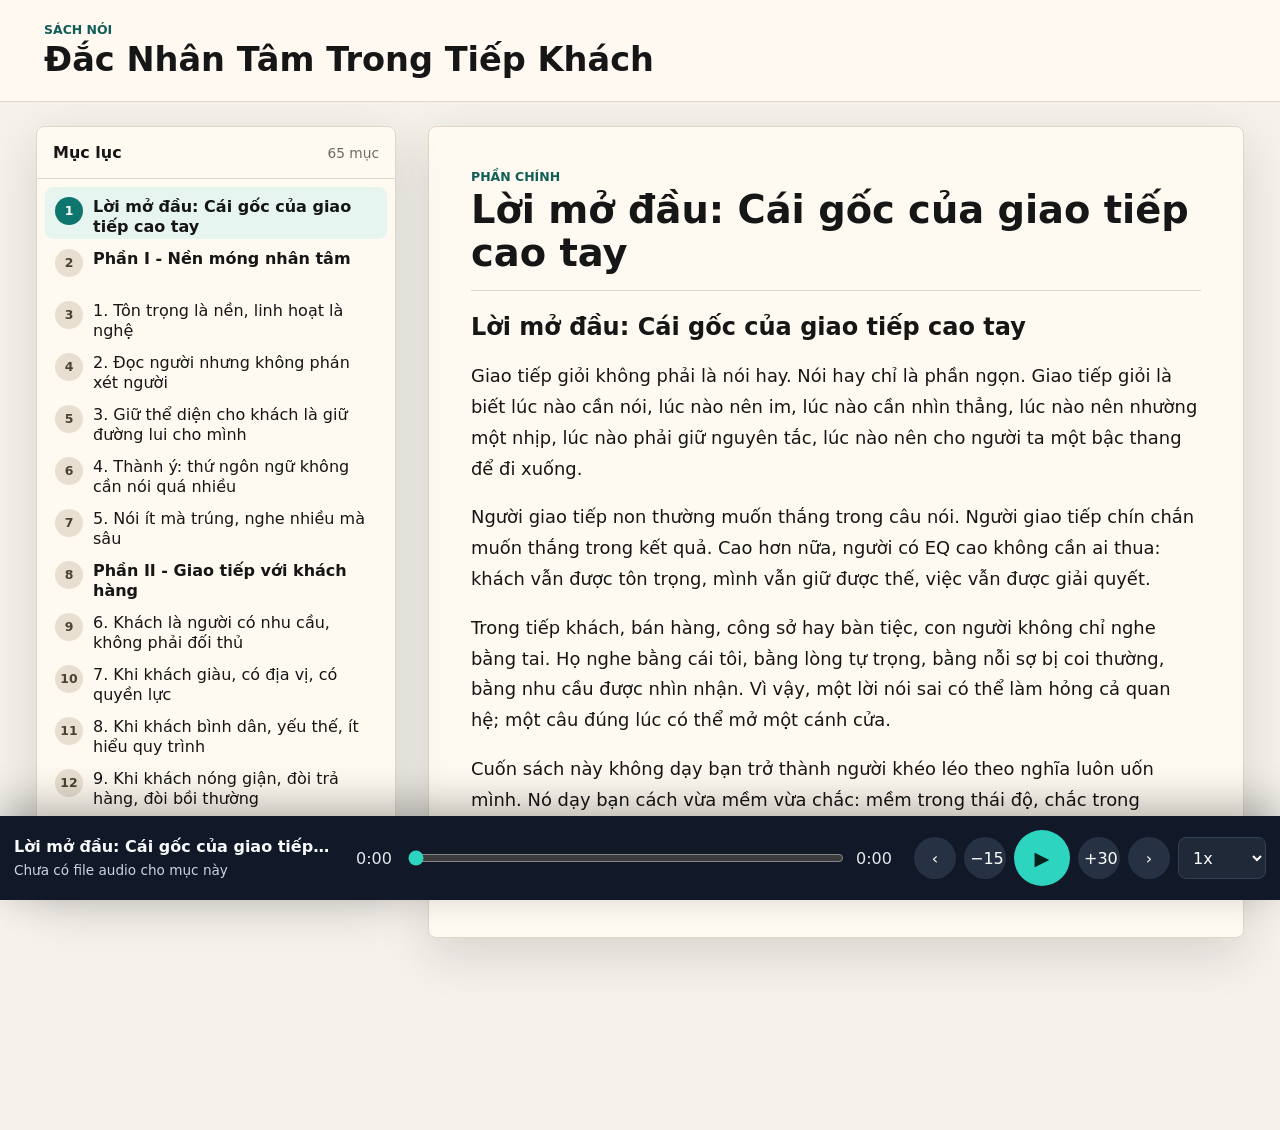
<file: index.html>
<!doctype html>
<html lang="vi">
  <head>
    <meta charset="utf-8" />
    <meta name="viewport" content="width=device-width, initial-scale=1, viewport-fit=cover" />
    <meta name="theme-color" content="#111827" />
    <meta name="apple-mobile-web-app-capable" content="yes" />
    <meta name="apple-mobile-web-app-title" content="Tiếp Khách" />
    <meta name="apple-mobile-web-app-status-bar-style" content="black-translucent" />
    <title>Đắc Nhân Tâm Trong Tiếp Khách</title>
    <style>
:root {
  color-scheme: light dark;
  --bg: #f5f2ec;
  --paper: #fffaf1;
  --ink: #161616;
  --muted: #6f6a61;
  --line: #ded6c8;
  --accent: #0f766e;
  --accent-strong: #115e59;
  --player: #111827;
  --player-ink: #f9fafb;
  --shadow: 0 16px 50px rgba(31, 27, 20, 0.14);
}

* {
  box-sizing: border-box;
}

html {
  scroll-behavior: smooth;
}

body {
  margin: 0;
  min-height: 100vh;
  background: var(--bg);
  color: var(--ink);
  font-family:
    Inter, ui-sans-serif, system-ui, -apple-system, BlinkMacSystemFont, "Segoe UI", sans-serif;
}

button,
input,
select {
  font: inherit;
}

.app-shell {
  min-height: 100vh;
  padding-bottom: 168px;
}

.topbar {
  display: flex;
  align-items: center;
  justify-content: space-between;
  gap: 16px;
  padding: 22px clamp(16px, 4vw, 44px);
  border-bottom: 1px solid var(--line);
  background: rgba(255, 250, 241, 0.92);
  backdrop-filter: blur(14px);
  position: sticky;
  top: 0;
  z-index: 10;
}

.eyebrow {
  margin: 0 0 4px;
  color: var(--accent-strong);
  font-size: 0.78rem;
  font-weight: 800;
  letter-spacing: 0;
  text-transform: uppercase;
}

h1,
h2,
p {
  margin-top: 0;
}

h1 {
  margin-bottom: 0;
  font-size: clamp(1.25rem, 3vw, 2.1rem);
  line-height: 1.12;
}

.icon-text {
  display: inline-flex;
  align-items: center;
  gap: 8px;
  border: 0;
  border-radius: 8px;
  padding: 10px 14px;
  background: var(--accent);
  color: white;
  cursor: pointer;
  white-space: nowrap;
}

.hidden {
  display: none;
}

.layout {
  display: grid;
  grid-template-columns: minmax(280px, 360px) minmax(0, 1fr);
  gap: clamp(16px, 3vw, 32px);
  max-width: 1280px;
  margin: 0 auto;
  padding: 24px clamp(14px, 3vw, 36px);
}

.library,
.reader {
  background: var(--paper);
  border: 1px solid var(--line);
  border-radius: 8px;
  box-shadow: var(--shadow);
}

.library {
  align-self: start;
  position: sticky;
  top: 96px;
  max-height: calc(100vh - 132px);
  overflow: hidden;
}

.library-header {
  display: flex;
  align-items: baseline;
  justify-content: space-between;
  gap: 10px;
  padding: 16px;
  border-bottom: 1px solid var(--line);
}

.library-header h2 {
  margin: 0;
  font-size: 1rem;
}

.library-header span {
  color: var(--muted);
  font-size: 0.86rem;
}

.playlist {
  display: flex;
  flex-direction: column;
  max-height: calc(100vh - 188px);
  overflow: auto;
  padding: 8px;
}

.track-button {
  display: grid;
  grid-template-columns: 28px 1fr;
  gap: 10px;
  width: 100%;
  min-height: 52px;
  border: 0;
  border-radius: 8px;
  padding: 10px;
  background: transparent;
  color: inherit;
  text-align: left;
  cursor: pointer;
}

.track-button:hover,
.track-button.active {
  background: #e7f5f1;
}

.track-button.level-1 {
  font-weight: 800;
}

.track-number {
  display: grid;
  place-items: center;
  width: 28px;
  height: 28px;
  border-radius: 999px;
  background: #e8dfd0;
  color: #4b4236;
  font-size: 0.78rem;
  font-weight: 800;
}

.track-button.active .track-number {
  background: var(--accent);
  color: white;
}

.track-name {
  min-width: 0;
  line-height: 1.25;
}

.reader {
  min-height: 66vh;
  padding: clamp(20px, 4vw, 42px);
}

.reader-heading {
  border-bottom: 1px solid var(--line);
  margin-bottom: 22px;
  padding-bottom: 16px;
}

.reader-heading h2 {
  margin-bottom: 0;
  font-size: clamp(1.5rem, 3vw, 2.4rem);
  line-height: 1.12;
}

.chapter-content {
  max-width: 820px;
  font-size: clamp(1rem, 1.5vw, 1.12rem);
  line-height: 1.72;
}

.chapter-content h2,
.chapter-content h3 {
  line-height: 1.2;
}

.chapter-content h2 {
  font-size: 1.5rem;
}

.chapter-content h3 {
  font-size: 1.18rem;
  margin-top: 1.6em;
}

.chapter-content li {
  margin-bottom: 0.45em;
}

.player {
  position: fixed;
  right: 0;
  bottom: 0;
  left: 0;
  z-index: 20;
  display: grid;
  grid-template-columns: minmax(170px, 320px) minmax(220px, 1fr) auto;
  gap: 16px;
  align-items: center;
  padding: 14px max(14px, env(safe-area-inset-right)) calc(14px + env(safe-area-inset-bottom))
    max(14px, env(safe-area-inset-left));
  background: var(--player);
  color: var(--player-ink);
  box-shadow: 0 -12px 40px rgba(0, 0, 0, 0.28);
}

.now-playing {
  min-width: 0;
}

.now-playing p {
  overflow: hidden;
  margin: 0 0 4px;
  font-weight: 800;
  text-overflow: ellipsis;
  white-space: nowrap;
}

.now-playing span {
  color: #cbd5e1;
  font-size: 0.85rem;
}

.timeline {
  display: grid;
  grid-template-columns: 48px minmax(120px, 1fr) 48px;
  gap: 8px;
  align-items: center;
}

.timeline span {
  color: #e5e7eb;
  font-variant-numeric: tabular-nums;
  text-align: center;
}

input[type="range"] {
  width: 100%;
  accent-color: #2dd4bf;
}

.controls {
  display: flex;
  align-items: center;
  gap: 8px;
}

.round,
.play {
  display: grid;
  place-items: center;
  border: 0;
  border-radius: 999px;
  cursor: pointer;
}

.round {
  width: 42px;
  height: 42px;
  background: #263244;
  color: white;
}

.play {
  width: 56px;
  height: 56px;
  background: #2dd4bf;
  color: #06201d;
  font-size: 1.2rem;
  font-weight: 900;
}

select {
  height: 42px;
  border: 1px solid #334155;
  border-radius: 8px;
  background: #1f2937;
  color: white;
  padding: 0 10px;
}

@media (max-width: 860px) {
  .app-shell {
    padding-bottom: 238px;
  }

  .topbar {
    align-items: flex-start;
  }

  .layout {
    grid-template-columns: 1fr;
    padding-bottom: 28px;
  }

  .library {
    position: static;
    max-height: none;
  }

  .playlist {
    max-height: 36vh;
  }

  .player {
    grid-template-columns: 1fr;
    gap: 10px;
  }

  .controls {
    justify-content: center;
    flex-wrap: wrap;
  }
}

@media (prefers-color-scheme: dark) {
  :root {
    --bg: #111827;
    --paper: #182132;
    --ink: #f8fafc;
    --muted: #cbd5e1;
    --line: #334155;
    --accent: #2dd4bf;
    --accent-strong: #5eead4;
    --shadow: 0 16px 50px rgba(0, 0, 0, 0.28);
  }

  .topbar {
    background: rgba(17, 24, 39, 0.92);
  }

  .track-button:hover,
  .track-button.active {
    background: #143c3a;
  }

  .track-number {
    background: #334155;
    color: #f8fafc;
  }
}

</style>
  </head>
  <body>
    <div class="app-shell">
      <header class="topbar">
        <div>
          <p class="eyebrow">Sách nói</p>
          <h1>Đắc Nhân Tâm Trong Tiếp Khách</h1>
        </div>
        <button id="installButton" class="icon-text hidden" type="button" title="Cài lên màn hình chính">
          <span aria-hidden="true">＋</span>
          <span>Cài app</span>
        </button>
      </header>

      <main class="layout">
        <aside class="library" aria-label="Mục lục sách nói">
          <div class="library-header">
            <h2>Mục lục</h2>
            <span id="trackCount">0 mục</span>
          </div>
          <nav id="playlist" class="playlist"></nav>
        </aside>

        <section class="reader" aria-live="polite">
          <div class="reader-heading">
            <p id="partLabel" class="eyebrow">Đang chọn</p>
            <h2 id="trackTitle">Đang tải sách...</h2>
          </div>
          <article id="chapterContent" class="chapter-content"></article>
        </section>
      </main>

      <footer class="player" aria-label="Trình phát sách nói">
        <div class="now-playing">
          <p id="miniTitle">Đang tải...</p>
          <span id="miniMeta">Sẵn sàng</span>
        </div>

        <div class="timeline">
          <span id="currentTime">0:00</span>
          <input id="seek" type="range" min="0" max="1000" value="0" aria-label="Tua sách nói" />
          <span id="duration">0:00</span>
        </div>

        <div class="controls">
          <button id="prevButton" class="round" type="button" title="Mục trước" aria-label="Mục trước">‹</button>
          <button id="backButton" class="round" type="button" title="Lùi 15 giây" aria-label="Lùi 15 giây">−15</button>
          <button id="playButton" class="play" type="button" title="Phát hoặc tạm dừng" aria-label="Phát hoặc tạm dừng">▶</button>
          <button id="forwardButton" class="round" type="button" title="Tiến 30 giây" aria-label="Tiến 30 giây">+30</button>
          <button id="nextButton" class="round" type="button" title="Mục tiếp" aria-label="Mục tiếp">›</button>
          <select id="speed" title="Tốc độ đọc" aria-label="Tốc độ đọc">
            <option value="0.85">0.85x</option>
            <option value="1" selected>1x</option>
            <option value="1.15">1.15x</option>
            <option value="1.3">1.3x</option>
            <option value="1.5">1.5x</option>
          </select>
        </div>

        <audio id="audio" preload="metadata"></audio>
      </footer>
    </div>

    <script>window.__AUDIOBOOK_DATA__ = {"title":"Đắc Nhân Tâm Trong Tiếp Khách","subtitle":"Bộ quy tắc ứng xử và giao tiếp linh hoạt với mọi kiểu khách hàng","generatedAt":"2026-05-10T18:32:22.152Z","tracks":[{"id":"loi-mo-dau-cai-goc-cua-giao-tiep-cao-tay","level":1,"title":"Lời mở đầu: Cái gốc của giao tiếp cao tay","audio":"https://files.catbox.moe/cc2v87.mp3","duration":null,"text":"Lời mở đầu: Cái gốc của giao tiếp cao tay\n\nGiao tiếp giỏi không phải là nói hay. Nói hay chỉ là phần ngọn. Giao tiếp giỏi là biết lúc nào cần nói, lúc nào nên im, lúc nào cần nhìn thẳng, lúc nào nên nhường một nhịp, lúc nào phải giữ nguyên tắc, lúc nào nên cho người ta một bậc thang để đi xuống.\n\nNgười giao tiếp non thường muốn thắng trong câu nói. Người giao tiếp chín chắn muốn thắng trong kết quả. Cao hơn nữa, người có EQ cao không cần ai thua: khách vẫn được tôn trọng, mình vẫn giữ được thế, việc vẫn được giải quyết.\n\nTrong tiếp khách, bán hàng, công sở hay bàn tiệc, con người không chỉ nghe bằng tai. Họ nghe bằng cái tôi, bằng lòng tự trọng, bằng nỗi sợ bị coi thường, bằng nhu cầu được nhìn nhận. Vì vậy, một lời nói sai có thể làm hỏng cả quan hệ; một câu đúng lúc có thể mở một cánh cửa.\n\nCuốn sách này không dạy bạn trở thành người khéo léo theo nghĩa luôn uốn mình. Nó dạy bạn cách vừa mềm vừa chắc: mềm trong thái độ, chắc trong nguyên tắc; ấm trong cách nói, rõ trong thông tin; linh hoạt với từng người, nhưng không đánh mất cốt cách.","html":"\u003ch2>Lời mở đầu: Cái gốc của giao tiếp cao tay\u003c/h2>\n\u003cp>Giao tiếp giỏi không phải là nói hay. Nói hay chỉ là phần ngọn. Giao tiếp giỏi là biết lúc nào cần nói, lúc nào nên im, lúc nào cần nhìn thẳng, lúc nào nên nhường một nhịp, lúc nào phải giữ nguyên tắc, lúc nào nên cho người ta một bậc thang để đi xuống.\u003c/p>\n\u003cp>Người giao tiếp non thường muốn thắng trong câu nói. Người giao tiếp chín chắn muốn thắng trong kết quả. Cao hơn nữa, người có EQ cao không cần ai thua: khách vẫn được tôn trọng, mình vẫn giữ được thế, việc vẫn được giải quyết.\u003c/p>\n\u003cp>Trong tiếp khách, bán hàng, công sở hay bàn tiệc, con người không chỉ nghe bằng tai. Họ nghe bằng cái tôi, bằng lòng tự trọng, bằng nỗi sợ bị coi thường, bằng nhu cầu được nhìn nhận. Vì vậy, một lời nói sai có thể làm hỏng cả quan hệ; một câu đúng lúc có thể mở một cánh cửa.\u003c/p>\n\u003cp>Cuốn sách này không dạy bạn trở thành người khéo léo theo nghĩa luôn uốn mình. Nó dạy bạn cách vừa mềm vừa chắc: mềm trong thái độ, chắc trong nguyên tắc; ấm trong cách nói, rõ trong thông tin; linh hoạt với từng người, nhưng không đánh mất cốt cách.\u003c/p>"},{"id":"phan-i-nen-mong-nhan-tam","level":1,"title":"Phần I - Nền móng nhân tâm","audio":"https://files.catbox.moe/sgynnz.mp3","duration":null,"text":"Phần I - Nền móng nhân tâm","html":"\u003ch2>Phần I - Nền móng nhân tâm\u003c/h2>"},{"id":"1-ton-trong-la-nen-linh-hoat-la-nghe","level":2,"title":"1. Tôn trọng là nền, linh hoạt là nghệ","audio":"https://files.catbox.moe/k883zu.mp3","duration":null,"text":"Tôn trọng là nền, linh hoạt là nghệ\n\nQuy tắc đầu tiên: gặp ai cũng tôn trọng, nhưng không ứng xử với ai cũng một kiểu.\n\nNgười có địa vị cao thường cần sự ngắn gọn, đúng trọng tâm, không làm mất thời gian. Người yếu thế thường cần được nói chậm, giải thích rõ, không bị làm quê. Người đang nóng cần được hạ nhiệt trước khi nghe lý lẽ. Người im lặng cần được hỏi mở, nhưng không bị ép.\n\nTôn trọng không có nghĩa là khúm núm. Linh hoạt không có nghĩa là mất lập trường. Một người giao tiếp cao tay có thể gọi bác nông dân bằng “bác” với sự kính trọng thật, đồng thời nói chuyện với chủ tịch tập đoàn bằng “anh/chị” với sự bình tĩnh ngang bằng.\n\nNguyên tắc:\nKhông đánh giá con người qua quần áo, xe cộ, cách nói, tuổi tác.\nKhông vì khách giàu mà quá dè dặt, không vì khách nghèo mà qua loa.\nKhông vì khách có quyền mà sợ, không vì khách thấp cổ mà coi thường.\nTôn trọng là đồng tiền chung được chấp nhận ở mọi tầng lớp xã hội.\n\nMẫu câu nên dùng:\n“Em/chúng tôi sẽ xử lý đúng phần việc của mình để đảm bảo quyền lợi cho anh/chị.”\n“Để không làm mất thời gian của mình, em xin đi thẳng vào vấn đề chính.”\n“Phần này dễ nhầm, em sẽ hướng dẫn từng bước cho mình.”","html":"\u003ch3>1. Tôn trọng là nền, linh hoạt là nghệ\u003c/h3>\n\u003cp>Quy tắc đầu tiên: gặp ai cũng tôn trọng, nhưng không ứng xử với ai cũng một kiểu.\u003c/p>\n\u003cp>Người có địa vị cao thường cần sự ngắn gọn, đúng trọng tâm, không làm mất thời gian. Người yếu thế thường cần được nói chậm, giải thích rõ, không bị làm quê. Người đang nóng cần được hạ nhiệt trước khi nghe lý lẽ. Người im lặng cần được hỏi mở, nhưng không bị ép.\u003c/p>\n\u003cp>Tôn trọng không có nghĩa là khúm núm. Linh hoạt không có nghĩa là mất lập trường. Một người giao tiếp cao tay có thể gọi bác nông dân bằng “bác” với sự kính trọng thật, đồng thời nói chuyện với chủ tịch tập đoàn bằng “anh/chị” với sự bình tĩnh ngang bằng.\u003c/p>\n\u003cp>Nguyên tắc:\u003c/p>\n\u003cul>\n\u003cli>Không đánh giá con người qua quần áo, xe cộ, cách nói, tuổi tác.\u003c/li>\n\u003cli>Không vì khách giàu mà quá dè dặt, không vì khách nghèo mà qua loa.\u003c/li>\n\u003cli>Không vì khách có quyền mà sợ, không vì khách thấp cổ mà coi thường.\u003c/li>\n\u003cli>Tôn trọng là đồng tiền chung được chấp nhận ở mọi tầng lớp xã hội.\u003c/li>\n\u003c/ul>\n\u003cp>Mẫu câu nên dùng:\u003c/p>\n\u003cul>\n\u003cli>“Em/chúng tôi sẽ xử lý đúng phần việc của mình để đảm bảo quyền lợi cho anh/chị.”\u003c/li>\n\u003cli>“Để không làm mất thời gian của mình, em xin đi thẳng vào vấn đề chính.”\u003c/li>\n\u003cli>“Phần này dễ nhầm, em sẽ hướng dẫn từng bước cho mình.”\u003c/li>\n\u003c/ul>"},{"id":"2-doc-nguoi-nhung-khong-phan-xet-nguoi","level":2,"title":"2. Đọc người nhưng không phán xét người","audio":"https://files.catbox.moe/436dnw.mp3","duration":null,"text":"Đọc người nhưng không phán xét người\n\n“Đọc người” là năng lực cần có. “Phán xét người” là lỗi rất dễ mắc. Sự khác nhau nằm ở chỗ: đọc người để phục vụ tốt hơn; phán xét người để xếp hạng cao thấp.\n\nTrong bán hàng có một bài học lớn: “nhìn mặt bắt hình dong” dễ dẫn đến cái kết ê chề. Khách ăn mặc giản dị có thể là người có khả năng mua hàng cao. Khách nói nhỏ nhẹ có thể là người quyết định. Khách hỏi nhiều không phải vì không có tiền, mà vì cần được yên tâm.\n\nHãy quan sát:\nKhách đang vội hay có thời gian?\nKhách muốn được tư vấn hay muốn tự quyết?\nKhách cần thông tin kỹ thuật hay cần cảm giác an toàn?\nKhách đang phòng thủ, thử thách, hay thực sự cần giúp?\n\nNhưng đừng kết luận vội vàng:\nKhách mặc đơn giản không có nghĩa là không mua.\nKhách cầu kỳ không có nghĩa là khó tính vô lý.\nKhách im lặng không có nghĩa là không quan tâm.\nKhách nóng nảy không có nghĩa là xấu tính.","html":"\u003ch3>2. Đọc người nhưng không phán xét người\u003c/h3>\n\u003cp>“Đọc người” là năng lực cần có. “Phán xét người” là lỗi rất dễ mắc. Sự khác nhau nằm ở chỗ: đọc người để phục vụ tốt hơn; phán xét người để xếp hạng cao thấp.\u003c/p>\n\u003cp>Trong bán hàng có một bài học lớn: “nhìn mặt bắt hình dong” dễ dẫn đến cái kết ê chề. Khách ăn mặc giản dị có thể là người có khả năng mua hàng cao. Khách nói nhỏ nhẹ có thể là người quyết định. Khách hỏi nhiều không phải vì không có tiền, mà vì cần được yên tâm.\u003c/p>\n\u003cp>Hãy quan sát:\u003c/p>\n\u003cul>\n\u003cli>Khách đang vội hay có thời gian?\u003c/li>\n\u003cli>Khách muốn được tư vấn hay muốn tự quyết?\u003c/li>\n\u003cli>Khách cần thông tin kỹ thuật hay cần cảm giác an toàn?\u003c/li>\n\u003cli>Khách đang phòng thủ, thử thách, hay thực sự cần giúp?\u003c/li>\n\u003c/ul>\n\u003cp>Nhưng đừng kết luận vội vàng:\u003c/p>\n\u003cul>\n\u003cli>Khách mặc đơn giản không có nghĩa là không mua.\u003c/li>\n\u003cli>Khách cầu kỳ không có nghĩa là khó tính vô lý.\u003c/li>\n\u003cli>Khách im lặng không có nghĩa là không quan tâm.\u003c/li>\n\u003cli>Khách nóng nảy không có nghĩa là xấu tính.\u003c/li>\n\u003c/ul>"},{"id":"3-giu-the-dien-cho-khach-la-giu-duong-lui-cho-minh","level":2,"title":"3. Giữ thể diện cho khách là giữ đường lui cho mình","audio":"https://files.catbox.moe/qxdqwu.mp3","duration":null,"text":"Giữ thể diện cho khách là giữ đường lui cho mình\n\nNhiều cuộc xung đột không bùng nổ vì vấn đề quá lớn, mà vì ai đó bị làm mất mặt. Khi con người bị chạm vào thể diện, họ có xu hướng bảo vệ cái tôi trước khi nghe giải pháp.\n\nNgười EQ cao không bao giờ đẩy người khác vào chân tường. Kể cả khi khách sai, đồng nghiệp sai, cấp dưới sai, hay lãnh đạo sai, vẫn phải cho họ một đường lui.\n\nThay vì nói:\n“Anh sai rồi.”\n“Chị không hiểu quy trình.”\n“Cái này ai cũng biết.”\n“Em đã nói rồi mà.”\n\nHãy nói:\n“Chỗ này rất dễ nhầm, mình điều chỉnh lại một chút là được.”\n“Có thể lúc đầu thông tin chưa rõ, em xin nói lại cho chính xác.”\n“Để đảm bảo hồ sơ của mình không bị trả về, mình sửa phần này giúp em.”\n\nGiữ thể diện cho người khác không làm mình thấp đi. Ngược lại, nó cho thấy mình có bản lĩnh.","html":"\u003ch3>3. Giữ thể diện cho khách là giữ đường lui cho mình\u003c/h3>\n\u003cp>Nhiều cuộc xung đột không bùng nổ vì vấn đề quá lớn, mà vì ai đó bị làm mất mặt. Khi con người bị chạm vào thể diện, họ có xu hướng bảo vệ cái tôi trước khi nghe giải pháp.\u003c/p>\n\u003cp>Người EQ cao không bao giờ đẩy người khác vào chân tường. Kể cả khi khách sai, đồng nghiệp sai, cấp dưới sai, hay lãnh đạo sai, vẫn phải cho họ một đường lui.\u003c/p>\n\u003cp>Thay vì nói:\u003c/p>\n\u003cul>\n\u003cli>“Anh sai rồi.”\u003c/li>\n\u003cli>“Chị không hiểu quy trình.”\u003c/li>\n\u003cli>“Cái này ai cũng biết.”\u003c/li>\n\u003cli>“Em đã nói rồi mà.”\u003c/li>\n\u003c/ul>\n\u003cp>Hãy nói:\u003c/p>\n\u003cul>\n\u003cli>“Chỗ này rất dễ nhầm, mình điều chỉnh lại một chút là được.”\u003c/li>\n\u003cli>“Có thể lúc đầu thông tin chưa rõ, em xin nói lại cho chính xác.”\u003c/li>\n\u003cli>“Để đảm bảo hồ sơ của mình không bị trả về, mình sửa phần này giúp em.”\u003c/li>\n\u003c/ul>\n\u003cp>Giữ thể diện cho người khác không làm mình thấp đi. Ngược lại, nó cho thấy mình có bản lĩnh.\u003c/p>"},{"id":"4-thanh-y-thu-ngon-ngu-khong-can-noi-qua-nhieu","level":2,"title":"4. Thành ý: thứ ngôn ngữ không cần nói quá nhiều","audio":"https://files.catbox.moe/74erpp.mp3","duration":null,"text":"Thành ý: thứ ngôn ngữ không cần nói quá nhiều\n\nTrong một mô tả video có nhắc đến “đỉnh cao thể hiện thành ý”. Thành ý không phải là nói “em rất chân thành” thật nhiều. Thành ý nằm ở chi tiết.\n\nThành ý là:\nĐến đúng giờ.\nNhớ điều người ta đã nói.\nLàm đúng điều đã hứa.\nGiải thích rõ khi không thể giúp.\nKhông biến sự tử tế thành màn trình diễn.\nGiúp người khác mà không bắt họ mang nợ tâm lý.\n\nTrong giao tiếp với khách, thành ý thể hiện ở việc không để khách phải hỏi lại nhiều lần, không đá trách nhiệm, không dùng câu “quy định là vậy” để kết thúc mọi chuyện. Nếu không giải quyết được, ít nhất hãy cho khách biết vì sao và bước tiếp theo là gì.","html":"\u003ch3>4. Thành ý: thứ ngôn ngữ không cần nói quá nhiều\u003c/h3>\n\u003cp>Trong một mô tả video có nhắc đến “đỉnh cao thể hiện thành ý”. Thành ý không phải là nói “em rất chân thành” thật nhiều. Thành ý nằm ở chi tiết.\u003c/p>\n\u003cp>Thành ý là:\u003c/p>\n\u003cul>\n\u003cli>Đến đúng giờ.\u003c/li>\n\u003cli>Nhớ điều người ta đã nói.\u003c/li>\n\u003cli>Làm đúng điều đã hứa.\u003c/li>\n\u003cli>Giải thích rõ khi không thể giúp.\u003c/li>\n\u003cli>Không biến sự tử tế thành màn trình diễn.\u003c/li>\n\u003cli>Giúp người khác mà không bắt họ mang nợ tâm lý.\u003c/li>\n\u003c/ul>\n\u003cp>Trong giao tiếp với khách, thành ý thể hiện ở việc không để khách phải hỏi lại nhiều lần, không đá trách nhiệm, không dùng câu “quy định là vậy” để kết thúc mọi chuyện. Nếu không giải quyết được, ít nhất hãy cho khách biết vì sao và bước tiếp theo là gì.\u003c/p>"},{"id":"5-noi-it-ma-trung-nghe-nhieu-ma-sau","level":2,"title":"5. Nói ít mà trúng, nghe nhiều mà sâu","audio":"https://files.catbox.moe/djqvk4.mp3","duration":null,"text":"Nói ít mà trúng, nghe nhiều mà sâu\n\nNgười mới vào nghề hay sợ im lặng, nên nói nhiều để lấp đầy khoảng trống. Người có kinh nghiệm hiểu rằng im lặng đúng lúc cũng là một phần của giao tiếp.\n\nCông thức nghe sâu:\nNghe sự việc: khách đang nói về chuyện gì?\nNghe cảm xúc: họ đang bực, sợ, buồn, nghi ngờ, hay nóng ruột?\nNghe nhu cầu ẩn sau: họ cần giải pháp, cần lời xin lỗi, cần được công nhận, hay cần người chịu trách nhiệm?\n\nKhi phản hồi, đừng nói hết những gì mình biết. Hãy nói đúng phần khách cần nghe.\n\nMẫu câu:\n“Em xin nhắc lại để chắc là mình hiểu đúng.”\n“Ý của anh/chị là phần này đang làm mình mất thời gian, đúng không ạ?”\n“Em sẽ tách vấn đề này thành hai phần để xử lý cho rõ.”","html":"\u003ch3>5. Nói ít mà trúng, nghe nhiều mà sâu\u003c/h3>\n\u003cp>Người mới vào nghề hay sợ im lặng, nên nói nhiều để lấp đầy khoảng trống. Người có kinh nghiệm hiểu rằng im lặng đúng lúc cũng là một phần của giao tiếp.\u003c/p>\n\u003cp>Công thức nghe sâu:\u003c/p>\n\u003cp>1. Nghe sự việc: khách đang nói về chuyện gì? 2. Nghe cảm xúc: họ đang bực, sợ, buồn, nghi ngờ, hay nóng ruột? 3. Nghe nhu cầu ẩn sau: họ cần giải pháp, cần lời xin lỗi, cần được công nhận, hay cần người chịu trách nhiệm?\u003c/p>\n\u003cp>Khi phản hồi, đừng nói hết những gì mình biết. Hãy nói đúng phần khách cần nghe.\u003c/p>\n\u003cp>Mẫu câu:\u003c/p>\n\u003cul>\n\u003cli>“Em xin nhắc lại để chắc là mình hiểu đúng.”\u003c/li>\n\u003cli>“Ý của anh/chị là phần này đang làm mình mất thời gian, đúng không ạ?”\u003c/li>\n\u003cli>“Em sẽ tách vấn đề này thành hai phần để xử lý cho rõ.”\u003c/li>\n\u003c/ul>"},{"id":"phan-ii-giao-tiep-voi-khach-hang","level":1,"title":"Phần II - Giao tiếp với khách hàng","audio":"https://files.catbox.moe/3ax85k.mp3","duration":null,"text":"Phần II - Giao tiếp với khách hàng","html":"\u003ch2>Phần II - Giao tiếp với khách hàng\u003c/h2>"},{"id":"6-khach-la-nguoi-co-nhu-cau-khong-phai-doi-thu","level":2,"title":"6. Khách là người có nhu cầu, không phải đối thủ","audio":"https://files.catbox.moe/9arjm2.mp3","duration":null,"text":"Khách là người có nhu cầu, không phải đối thủ\n\nMột lỗi lớn trong dịch vụ là xem khách khó tính như kẻ gây rối. Khi đã gắn nhãn khách là “đối thủ”, giọng nói sẽ cứng, ánh mắt sẽ lạnh, câu trả lời sẽ có mùi phòng vệ. Khách cảm nhận được điều đó và càng khó chịu hơn.\n\nKhách có thể sai, nhưng cảm xúc của họ thường có lý do. Họ sợ mất tiền, sợ bị lừa, sợ mất thời gian, sợ bị coi thường, sợ không ai đứng về phía mình. Việc của người giao tiếp là tách “hành vi khó chịu” ra khỏi “nhu cầu cần được xử lý”.\n\nQuy tắc:\nKhông đối đầu cảm xúc bằng cảm xúc.\nKhông trả lời câu công kích cá nhân bằng câu công kích cá nhân.\nKhông biến lời phản ánh thành trận tranh luận.\nLuôn đưa cuộc nói chuyện về việc cần xử lý.\n\nMẫu câu:\n“Em sẽ tập trung vào việc cần giải quyết trước.”\n“Mình cho em một phút kiểm tra để trả lời chính xác.”\n“Em ghi nhận phản ánh của anh/chị. Bây giờ mình cùng xem cách xử lý nhanh nhất.”","html":"\u003ch3>6. Khách là người có nhu cầu, không phải đối thủ\u003c/h3>\n\u003cp>Một lỗi lớn trong dịch vụ là xem khách khó tính như kẻ gây rối. Khi đã gắn nhãn khách là “đối thủ”, giọng nói sẽ cứng, ánh mắt sẽ lạnh, câu trả lời sẽ có mùi phòng vệ. Khách cảm nhận được điều đó và càng khó chịu hơn.\u003c/p>\n\u003cp>Khách có thể sai, nhưng cảm xúc của họ thường có lý do. Họ sợ mất tiền, sợ bị lừa, sợ mất thời gian, sợ bị coi thường, sợ không ai đứng về phía mình. Việc của người giao tiếp là tách “hành vi khó chịu” ra khỏi “nhu cầu cần được xử lý”.\u003c/p>\n\u003cp>Quy tắc:\u003c/p>\n\u003cul>\n\u003cli>Không đối đầu cảm xúc bằng cảm xúc.\u003c/li>\n\u003cli>Không trả lời câu công kích cá nhân bằng câu công kích cá nhân.\u003c/li>\n\u003cli>Không biến lời phản ánh thành trận tranh luận.\u003c/li>\n\u003cli>Luôn đưa cuộc nói chuyện về việc cần xử lý.\u003c/li>\n\u003c/ul>\n\u003cp>Mẫu câu:\u003c/p>\n\u003cul>\n\u003cli>“Em sẽ tập trung vào việc cần giải quyết trước.”\u003c/li>\n\u003cli>“Mình cho em một phút kiểm tra để trả lời chính xác.”\u003c/li>\n\u003cli>“Em ghi nhận phản ánh của anh/chị. Bây giờ mình cùng xem cách xử lý nhanh nhất.”\u003c/li>\n\u003c/ul>"},{"id":"7-khi-khach-giau-co-dia-vi-co-quyen-luc","level":2,"title":"7. Khi khách giàu, có địa vị, có quyền lực","audio":"https://files.catbox.moe/f104cf.mp3","duration":null,"text":"Khi khách giàu, có địa vị, có quyền lực\n\nKhách ở vị trí cao thường không thích bị dạy đời, không thích nghe giải thích dài, và đặc biệt không thích bị làm mất mặt trước người khác. Nhưng điều đó không có nghĩa là phải cung phụng họ.\n\nVới nhóm này, cần ba yếu tố:\nNgắn gọn: đi thẳng vào trọng tâm.\nChắc chắn: nói cái mình biết, đừng hứa cái mình không kiểm soát.\nKín kẽ: nếu có lỗi hoặc vấn đề nhạy cảm, xử lý riêng khi có thể.\n\nMẫu câu:\n“Em xin nói ngắn gọn để không làm mất thời gian của anh/chị.”\n“Phương án tốt nhất hiện tại là...”\n“Phần này em cần xử lý đúng quy trình để bảo vệ quyền lợi cho mình về sau.”\n“Nếu tiện, em xin trao đổi riêng phần này để đảm bảo sự tế nhị.”\n\nĐiều cần tránh:\nNịnh quá lộ.\nSợ hãi đến mức mất nguyên tắc.\nCãi lý trước mặt người đi cùng họ.\nHứa “em lo được hết” khi không có thẩm quyền.","html":"\u003ch3>7. Khi khách giàu, có địa vị, có quyền lực\u003c/h3>\n\u003cp>Khách ở vị trí cao thường không thích bị dạy đời, không thích nghe giải thích dài, và đặc biệt không thích bị làm mất mặt trước người khác. Nhưng điều đó không có nghĩa là phải cung phụng họ.\u003c/p>\n\u003cp>Với nhóm này, cần ba yếu tố:\u003c/p>\n\u003cul>\n\u003cli>Ngắn gọn: đi thẳng vào trọng tâm.\u003c/li>\n\u003cli>Chắc chắn: nói cái mình biết, đừng hứa cái mình không kiểm soát.\u003c/li>\n\u003cli>Kín kẽ: nếu có lỗi hoặc vấn đề nhạy cảm, xử lý riêng khi có thể.\u003c/li>\n\u003c/ul>\n\u003cp>Mẫu câu:\u003c/p>\n\u003cul>\n\u003cli>“Em xin nói ngắn gọn để không làm mất thời gian của anh/chị.”\u003c/li>\n\u003cli>“Phương án tốt nhất hiện tại là...”\u003c/li>\n\u003cli>“Phần này em cần xử lý đúng quy trình để bảo vệ quyền lợi cho mình về sau.”\u003c/li>\n\u003cli>“Nếu tiện, em xin trao đổi riêng phần này để đảm bảo sự tế nhị.”\u003c/li>\n\u003c/ul>\n\u003cp>Điều cần tránh:\u003c/p>\n\u003cul>\n\u003cli>Nịnh quá lộ.\u003c/li>\n\u003cli>Sợ hãi đến mức mất nguyên tắc.\u003c/li>\n\u003cli>Cãi lý trước mặt người đi cùng họ.\u003c/li>\n\u003cli>Hứa “em lo được hết” khi không có thẩm quyền.\u003c/li>\n\u003c/ul>"},{"id":"8-khi-khach-binh-dan-yeu-the-it-hieu-quy-trinh","level":2,"title":"8. Khi khách bình dân, yếu thế, ít hiểu quy trình","audio":"https://files.catbox.moe/2a5xxl.mp3","duration":null,"text":"Khi khách bình dân, yếu thế, ít hiểu quy trình\n\nNgười yếu thế thường không thiếu lý lẽ, họ thiếu cảm giác an toàn. Họ có thể sợ bị gạt ra, sợ nói sai, sợ ký nhầm, sợ bị yêu cầu thêm giấy tờ mà không hiểu vì sao.\n\nVới nhóm này, sự tử tế nằm ở việc nói rõ, chậm, đơn giản.\n\nNguyên tắc:\nDùng ngôn ngữ đời thường, tránh thuật ngữ.\nNói từng bước một.\nChỉ rõ cần làm gì, ở đâu, gặp ai, khi nào.\nKiểm tra lại xem họ đã hiểu chưa mà không làm họ xấu hổ.\n\nMẫu câu:\n“Không sao ạ, phần này nhiều người cũng hay nhầm.”\n“Mình làm theo ba bước này là được.”\n“Giấy này mình giữ lại, giấy này nộp cho em.”\n“Em viết lại để mình về làm cho dễ.”","html":"\u003ch3>8. Khi khách bình dân, yếu thế, ít hiểu quy trình\u003c/h3>\n\u003cp>Người yếu thế thường không thiếu lý lẽ, họ thiếu cảm giác an toàn. Họ có thể sợ bị gạt ra, sợ nói sai, sợ ký nhầm, sợ bị yêu cầu thêm giấy tờ mà không hiểu vì sao.\u003c/p>\n\u003cp>Với nhóm này, sự tử tế nằm ở việc nói rõ, chậm, đơn giản.\u003c/p>\n\u003cp>Nguyên tắc:\u003c/p>\n\u003cul>\n\u003cli>Dùng ngôn ngữ đời thường, tránh thuật ngữ.\u003c/li>\n\u003cli>Nói từng bước một.\u003c/li>\n\u003cli>Chỉ rõ cần làm gì, ở đâu, gặp ai, khi nào.\u003c/li>\n\u003cli>Kiểm tra lại xem họ đã hiểu chưa mà không làm họ xấu hổ.\u003c/li>\n\u003c/ul>\n\u003cp>Mẫu câu:\u003c/p>\n\u003cul>\n\u003cli>“Không sao ạ, phần này nhiều người cũng hay nhầm.”\u003c/li>\n\u003cli>“Mình làm theo ba bước này là được.”\u003c/li>\n\u003cli>“Giấy này mình giữ lại, giấy này nộp cho em.”\u003c/li>\n\u003cli>“Em viết lại để mình về làm cho dễ.”\u003c/li>\n\u003c/ul>"},{"id":"9-khi-khach-nong-gian-doi-tra-hang-doi-boi-thuong","level":2,"title":"9. Khi khách nóng giận, đòi trả hàng, đòi bồi thường","audio":"https://files.catbox.moe/xigk7u.mp3","duration":null,"text":"Khi khách nóng giận, đòi trả hàng, đòi bồi thường\n\nTrong bán hàng có tình huống khách mang sản phẩm đến đòi trả tiền ngay ngày đầu. Bài học cốt lõi: đừng vội bán sản phẩm, hãy bán sự thấu hiểu. Khi khách đòi trả, điều họ đòi đầu tiên không phải tiền, mà là cảm giác “tôi được nghe nghiêm túc”.\n\nQuy trình 5 bước:\nĐể khách nói hết trong một khoảng an toàn.\nCông nhận cảm xúc, không nhận sai vô điều kiện.\nHỏi câu hỏi làm rõ.\nĐưa quy định và phương án.\nChốt bước tiếp theo bằng thời gian cụ thể.\n\nMẫu câu:\n“Em hiểu việc này làm anh/chị rất khó chịu.”\n“Em xin kiểm tra lại tình trạng sản phẩm và lịch sử giao dịch.”\n“Nếu lỗi thuộc về bên em, bên em sẽ xử lý theo chính sách...”\n“Nếu trường hợp này không đủ điều kiện hoàn tiền, em vẫn có hai phương án để hỗ trợ mình...”\n\nTuyệt đối tránh:\n“Bên em không chịu trách nhiệm.”\n“Chị dùng sai rồi.”\n“Hàng bán rồi không trả.”\n“Quy định thế, không làm gì được.”","html":"\u003ch3>9. Khi khách nóng giận, đòi trả hàng, đòi bồi thường\u003c/h3>\n\u003cp>Trong bán hàng có tình huống khách mang sản phẩm đến đòi trả tiền ngay ngày đầu. Bài học cốt lõi: đừng vội bán sản phẩm, hãy bán sự thấu hiểu. Khi khách đòi trả, điều họ đòi đầu tiên không phải tiền, mà là cảm giác “tôi được nghe nghiêm túc”.\u003c/p>\n\u003cp>Quy trình 5 bước:\u003c/p>\n\u003cp>1. Để khách nói hết trong một khoảng an toàn. 2. Công nhận cảm xúc, không nhận sai vô điều kiện. 3. Hỏi câu hỏi làm rõ. 4. Đưa quy định và phương án. 5. Chốt bước tiếp theo bằng thời gian cụ thể.\u003c/p>\n\u003cp>Mẫu câu:\u003c/p>\n\u003cul>\n\u003cli>“Em hiểu việc này làm anh/chị rất khó chịu.”\u003c/li>\n\u003cli>“Em xin kiểm tra lại tình trạng sản phẩm và lịch sử giao dịch.”\u003c/li>\n\u003cli>“Nếu lỗi thuộc về bên em, bên em sẽ xử lý theo chính sách...”\u003c/li>\n\u003cli>“Nếu trường hợp này không đủ điều kiện hoàn tiền, em vẫn có hai phương án để hỗ trợ mình...”\u003c/li>\n\u003c/ul>\n\u003cp>Tuyệt đối tránh:\u003c/p>\n\u003cul>\n\u003cli>“Bên em không chịu trách nhiệm.”\u003c/li>\n\u003cli>“Chị dùng sai rồi.”\u003c/li>\n\u003cli>“Hàng bán rồi không trả.”\u003c/li>\n\u003cli>“Quy định thế, không làm gì được.”\u003c/li>\n\u003c/ul>"},{"id":"10-khi-khach-im-lang-kho-doc-khong-noi-het-y","level":2,"title":"10. Khi khách im lặng, khó đọc, không nói hết ý","audio":"https://files.catbox.moe/kfch54.mp3","duration":null,"text":"Khi khách im lặng, khó đọc, không nói hết ý\n\nKhách im lặng có thể là người cần thời gian. Cũng có thể họ đang thử xem bạn có ép bán, có nóng ruột, có nói quá hay không.\n\nCách ứng xử:\nĐừng nói liên tục.\nĐặt câu hỏi mở.\nĐưa lựa chọn rõ ràng.\nĐể khoảng lặng ngắn cho họ suy nghĩ.\n\nMẫu câu:\n“Anh/chị đang quan tâm nhiều hơn đến chất lượng, giá, hay sự tiện lợi ạ?”\n“Nếu cần so sánh, em có thể đặt hai phương án cạnh nhau cho mình dễ nhìn.”\n“Mình cứ xem thông tin này trước, điểm nào chưa rõ em giải thích thêm.”","html":"\u003ch3>10. Khi khách im lặng, khó đọc, không nói hết ý\u003c/h3>\n\u003cp>Khách im lặng có thể là người cần thời gian. Cũng có thể họ đang thử xem bạn có ép bán, có nóng ruột, có nói quá hay không.\u003c/p>\n\u003cp>Cách ứng xử:\u003c/p>\n\u003cul>\n\u003cli>Đừng nói liên tục.\u003c/li>\n\u003cli>Đặt câu hỏi mở.\u003c/li>\n\u003cli>Đưa lựa chọn rõ ràng.\u003c/li>\n\u003cli>Để khoảng lặng ngắn cho họ suy nghĩ.\u003c/li>\n\u003c/ul>\n\u003cp>Mẫu câu:\u003c/p>\n\u003cul>\n\u003cli>“Anh/chị đang quan tâm nhiều hơn đến chất lượng, giá, hay sự tiện lợi ạ?”\u003c/li>\n\u003cli>“Nếu cần so sánh, em có thể đặt hai phương án cạnh nhau cho mình dễ nhìn.”\u003c/li>\n\u003cli>“Mình cứ xem thông tin này trước, điểm nào chưa rõ em giải thích thêm.”\u003c/li>\n\u003c/ul>"},{"id":"11-khi-khach-thu-minh-bang-thai-do-kho-chiu","level":2,"title":"11. Khi khách thử mình bằng thái độ khó chịu","audio":"https://files.catbox.moe/wgm2uh.mp3","duration":null,"text":"Khi khách thử mình bằng thái độ khó chịu\n\nCó người dùng sự khó chịu để thử bạn: bạn có bình tĩnh không, có thật sự chuyên nghiệp không, có vì bị nói nặng mà mất cân bằng không.\n\nĐáp án là không cần mềm yếu, cũng không cần cứng đầu. Hãy dùng “giọng thấp, câu ngắn, nói vào việc”.\n\nMẫu câu:\n“Em nghe mình. Việc chính cần xử lý là...”\n“Em sẽ trả lời từng ý để không bị sót.”\n“Phần nào thuộc trách nhiệm của bên em, em sẽ nhận và xử lý.”\n“Phần nào cần mình bổ sung, em sẽ nói rõ để mình chủ động.”","html":"\u003ch3>11. Khi khách thử mình bằng thái độ khó chịu\u003c/h3>\n\u003cp>Có người dùng sự khó chịu để thử bạn: bạn có bình tĩnh không, có thật sự chuyên nghiệp không, có vì bị nói nặng mà mất cân bằng không.\u003c/p>\n\u003cp>Đáp án là không cần mềm yếu, cũng không cần cứng đầu. Hãy dùng “giọng thấp, câu ngắn, nói vào việc”.\u003c/p>\n\u003cp>Mẫu câu:\u003c/p>\n\u003cul>\n\u003cli>“Em nghe mình. Việc chính cần xử lý là...”\u003c/li>\n\u003cli>“Em sẽ trả lời từng ý để không bị sót.”\u003c/li>\n\u003cli>“Phần nào thuộc trách nhiệm của bên em, em sẽ nhận và xử lý.”\u003c/li>\n\u003cli>“Phần nào cần mình bổ sung, em sẽ nói rõ để mình chủ động.”\u003c/li>\n\u003c/ul>"},{"id":"12-khi-khach-dung-tien-quan-he-hoac-dia-vi-de-ep","level":2,"title":"12. Khi khách dùng tiền, quan hệ hoặc địa vị để ép","audio":"https://files.catbox.moe/ojiau2.mp3","duration":null,"text":"Khi khách dùng tiền, quan hệ hoặc địa vị để ép\n\nĐây là lúc bản lĩnh được thử thách. Nếu cứng quá, khách có thể bùng nổ. Nếu mềm quá, mình mất nguyên tắc. Cách đúng là “tôn trọng con người, kiên định quy trình”.\n\nMẫu câu:\n“Em rất tôn trọng mong muốn xử lý nhanh của anh/chị.”\n“Tuy nhiên phần này bắt buộc phải đúng quy trình để kết quả có giá trị.”\n“Nếu em làm khác, về sau có thể anh/chị mới là người bị ảnh hưởng.”\n“Em đề xuất cách nhanh nhất trong đúng quy định là...”","html":"\u003ch3>12. Khi khách dùng tiền, quan hệ hoặc địa vị để ép\u003c/h3>\n\u003cp>Đây là lúc bản lĩnh được thử thách. Nếu cứng quá, khách có thể bùng nổ. Nếu mềm quá, mình mất nguyên tắc. Cách đúng là “tôn trọng con người, kiên định quy trình”.\u003c/p>\n\u003cp>Mẫu câu:\u003c/p>\n\u003cul>\n\u003cli>“Em rất tôn trọng mong muốn xử lý nhanh của anh/chị.”\u003c/li>\n\u003cli>“Tuy nhiên phần này bắt buộc phải đúng quy trình để kết quả có giá trị.”\u003c/li>\n\u003cli>“Nếu em làm khác, về sau có thể anh/chị mới là người bị ảnh hưởng.”\u003c/li>\n\u003cli>“Em đề xuất cách nhanh nhất trong đúng quy định là...”\u003c/li>\n\u003c/ul>"},{"id":"phan-iii-tiep-khach-ban-tiec-va-ban-nhau","level":1,"title":"Phần III - Tiếp khách, bàn tiệc và bàn nhậu","audio":"https://files.catbox.moe/ezpmq4.mp3","duration":null,"text":"Phần III - Tiếp khách, bàn tiệc và bàn nhậu","html":"\u003ch2>Phần III - Tiếp khách, bàn tiệc và bàn nhậu\u003c/h2>"},{"id":"13-ban-tiec-la-thao-truong-eq","level":2,"title":"13. Bàn tiệc là thao trường EQ","audio":"https://files.catbox.moe/vcxq3i.mp3","duration":null,"text":"Bàn tiệc là thao trường EQ\n\nMột mô tả video nói: tiệc tùng mở rộng quan hệ không chỉ là ăn uống xã giao, mà là thao trường kiểm chứng kỹ năng giao tiếp và EQ. Câu này rất đúng.\n\nTrên bàn tiệc, người ta nhìn cách bạn:\nChào hỏi ai trước.\nMời ai ngồi đâu.\nCó để ý người ít nói không.\nCó biết đúng lúc nâng chén, đúng lúc hạ chén không.\nCó ép người khác uống không.\nCó nói chuyện làm ai mất mặt không.\n\nBàn tiệc không phải nơi để thể hiện mình thông minh nhất. Đó là nơi để mọi người cảm thấy mình được đặt đúng vị trí.","html":"\u003ch3>13. Bàn tiệc là thao trường EQ\u003c/h3>\n\u003cp>Một mô tả video nói: tiệc tùng mở rộng quan hệ không chỉ là ăn uống xã giao, mà là thao trường kiểm chứng kỹ năng giao tiếp và EQ. Câu này rất đúng.\u003c/p>\n\u003cp>Trên bàn tiệc, người ta nhìn cách bạn:\u003c/p>\n\u003cul>\n\u003cli>Chào hỏi ai trước.\u003c/li>\n\u003cli>Mời ai ngồi đâu.\u003c/li>\n\u003cli>Có để ý người ít nói không.\u003c/li>\n\u003cli>Có biết đúng lúc nâng chén, đúng lúc hạ chén không.\u003c/li>\n\u003cli>Có ép người khác uống không.\u003c/li>\n\u003cli>Có nói chuyện làm ai mất mặt không.\u003c/li>\n\u003c/ul>\n\u003cp>Bàn tiệc không phải nơi để thể hiện mình thông minh nhất. Đó là nơi để mọi người cảm thấy mình được đặt đúng vị trí.\u003c/p>"},{"id":"14-vi-tri-ngoi-loi-moi-chen-ruou-va-cau-chao","level":2,"title":"14. Vị trí ngồi, lời mời, chén rượu và câu chào","audio":"https://files.catbox.moe/tec84k.mp3","duration":null,"text":"Vị trí ngồi, lời mời, chén rượu và câu chào\n\nNgười tinh tế trên bàn tiệc quan sát trước khi hành động. Ai là chủ nhà? Ai là khách chính? Ai là người lớn tuổi? Ai ít nói nhưng có vai trò quyết định? Ai cần được giới thiệu?\n\nQuy tắc:\nKhông tự ý ngồi vị trí trung tâm nếu chưa được mời.\nKhi mời rượu, đừng ép.\nKhi giới thiệu, giới thiệu người thấp vai cho người cao vai trước, nhưng không làm ai bị thấp đi.\nKhi khen, khen hành động cụ thể, không khen quá đà.\n\nMẫu câu:\n“Em xin phép mời anh/chị ngồi vị trí này cho tiện trao đổi.”\n“Em xin nâng ly cảm ơn sự có mặt của mọi người, ai dùng được bao nhiêu mình dùng bấy nhiêu cho vui ạ.”\n“Em xin giới thiệu để hai bên tiện trao đổi...”","html":"\u003ch3>14. Vị trí ngồi, lời mời, chén rượu và câu chào\u003c/h3>\n\u003cp>Người tinh tế trên bàn tiệc quan sát trước khi hành động. Ai là chủ nhà? Ai là khách chính? Ai là người lớn tuổi? Ai ít nói nhưng có vai trò quyết định? Ai cần được giới thiệu?\u003c/p>\n\u003cp>Quy tắc:\u003c/p>\n\u003cul>\n\u003cli>Không tự ý ngồi vị trí trung tâm nếu chưa được mời.\u003c/li>\n\u003cli>Khi mời rượu, đừng ép.\u003c/li>\n\u003cli>Khi giới thiệu, giới thiệu người thấp vai cho người cao vai trước, nhưng không làm ai bị thấp đi.\u003c/li>\n\u003cli>Khi khen, khen hành động cụ thể, không khen quá đà.\u003c/li>\n\u003c/ul>\n\u003cp>Mẫu câu:\u003c/p>\n\u003cul>\n\u003cli>“Em xin phép mời anh/chị ngồi vị trí này cho tiện trao đổi.”\u003c/li>\n\u003cli>“Em xin nâng ly cảm ơn sự có mặt của mọi người, ai dùng được bao nhiêu mình dùng bấy nhiêu cho vui ạ.”\u003c/li>\n\u003cli>“Em xin giới thiệu để hai bên tiện trao đổi...”\u003c/li>\n\u003c/ul>"},{"id":"15-khi-lanh-dao-moi-len-chuc-gap-tinh-huong-kho-xu","level":2,"title":"15. Khi lãnh đạo mới lên chức gặp tình huống khó xử","audio":"https://files.catbox.moe/88kntv.mp3","duration":null,"text":"Khi lãnh đạo mới lên chức gặp tình huống khó xử\n\nMột mô tả video nói về lãnh đạo mới lên chức đi ăn gặp tình huống khó xử. Bài học thường nằm ở việc: người mới có chức dễ bị kéo vào hai cực, hoặc khoe uy quá sớm, hoặc sợ mất lòng nên quá mềm.\n\nCách ứng xử chuẩn:\nKhông vội khẳng định uy quyền bằng giọng nói.\nKhông để người khác lợi dụng bàn tiệc để thử mình.\nTrả lời khó bằng câu trung tính, giữ đường lui cho tất cả.\nNếu cần xử lý vấn đề nhạy cảm, đưa ra khỏi bàn ăn.\n\nMẫu câu:\n“Chuyện này mình ghi nhận, em xin phép sau bữa sẽ trao đổi kỹ hơn.”\n“Hôm nay mình gặp nhau để kết nối trước, việc cụ thể em sẽ sắp xếp một buổi riêng.”\n“Em mới nhận nhiệm vụ nên càng phải nghe nhiều hơn, mong mọi người góp ý thẳng thắn.”","html":"\u003ch3>15. Khi lãnh đạo mới lên chức gặp tình huống khó xử\u003c/h3>\n\u003cp>Một mô tả video nói về lãnh đạo mới lên chức đi ăn gặp tình huống khó xử. Bài học thường nằm ở việc: người mới có chức dễ bị kéo vào hai cực, hoặc khoe uy quá sớm, hoặc sợ mất lòng nên quá mềm.\u003c/p>\n\u003cp>Cách ứng xử chuẩn:\u003c/p>\n\u003cul>\n\u003cli>Không vội khẳng định uy quyền bằng giọng nói.\u003c/li>\n\u003cli>Không để người khác lợi dụng bàn tiệc để thử mình.\u003c/li>\n\u003cli>Trả lời khó bằng câu trung tính, giữ đường lui cho tất cả.\u003c/li>\n\u003cli>Nếu cần xử lý vấn đề nhạy cảm, đưa ra khỏi bàn ăn.\u003c/li>\n\u003c/ul>\n\u003cp>Mẫu câu:\u003c/p>\n\u003cul>\n\u003cli>“Chuyện này mình ghi nhận, em xin phép sau bữa sẽ trao đổi kỹ hơn.”\u003c/li>\n\u003cli>“Hôm nay mình gặp nhau để kết nối trước, việc cụ thể em sẽ sắp xếp một buổi riêng.”\u003c/li>\n\u003cli>“Em mới nhận nhiệm vụ nên càng phải nghe nhiều hơn, mong mọi người góp ý thẳng thắn.”\u003c/li>\n\u003c/ul>"},{"id":"16-khi-nhan-vien-nhiet-tinh-nhung-thieu-tinh-te","level":2,"title":"16. Khi nhân viên nhiệt tình nhưng thiếu tinh tế","audio":"https://files.catbox.moe/j89cdx.mp3","duration":null,"text":"Khi nhân viên nhiệt tình nhưng thiếu tinh tế\n\nNhiệt tình là tốt, nhưng nhiệt tình không đúng chỗ có thể thành áp lực. Một nhân viên tiếp khách có thể muốn làm vừa lòng lãnh đạo, nhưng lại xen vào câu chuyện không đúng lúc, mời quá nhiều, nói quá dài, hoặc để lộ thông tin không nên nói.\n\nQuy tắc cho nhân viên:\nTrước khi nói, xem vai trò của mình trong cuộc gặp.\nNếu mình là người hỗ trợ, đừng cướp sân khấu của người chủ trì.\nNếu thấy khoảng trống, bổ sung nhẹ; đừng lấp đầy bằng sự ồn ào.\nNếu không chắc, hỏi bằng mắt hoặc câu ngắn.\n\nMẫu câu:\n“Em xin phép bổ sung một ý nếu tiện ạ.”\n“Phần này để anh/chị trao đổi chính, em sẽ chuẩn bị thông tin cần thiết.”\n“Em có cần hỗ trợ thêm gì không ạ?”","html":"\u003ch3>16. Khi nhân viên nhiệt tình nhưng thiếu tinh tế\u003c/h3>\n\u003cp>Nhiệt tình là tốt, nhưng nhiệt tình không đúng chỗ có thể thành áp lực. Một nhân viên tiếp khách có thể muốn làm vừa lòng lãnh đạo, nhưng lại xen vào câu chuyện không đúng lúc, mời quá nhiều, nói quá dài, hoặc để lộ thông tin không nên nói.\u003c/p>\n\u003cp>Quy tắc cho nhân viên:\u003c/p>\n\u003cul>\n\u003cli>Trước khi nói, xem vai trò của mình trong cuộc gặp.\u003c/li>\n\u003cli>Nếu mình là người hỗ trợ, đừng cướp sân khấu của người chủ trì.\u003c/li>\n\u003cli>Nếu thấy khoảng trống, bổ sung nhẹ; đừng lấp đầy bằng sự ồn ào.\u003c/li>\n\u003cli>Nếu không chắc, hỏi bằng mắt hoặc câu ngắn.\u003c/li>\n\u003c/ul>\n\u003cp>Mẫu câu:\u003c/p>\n\u003cul>\n\u003cli>“Em xin phép bổ sung một ý nếu tiện ạ.”\u003c/li>\n\u003cli>“Phần này để anh/chị trao đổi chính, em sẽ chuẩn bị thông tin cần thiết.”\u003c/li>\n\u003cli>“Em có cần hỗ trợ thêm gì không ạ?”\u003c/li>\n\u003c/ul>"},{"id":"17-cach-cuu-mot-nguoi-khoi-mat-mat-truoc-dam-dong","level":2,"title":"17. Cách cứu một người khỏi mất mặt trước đám đông","audio":"https://files.catbox.moe/kye159.mp3","duration":null,"text":"Cách cứu một người khỏi mất mặt trước đám đông\n\nĐỉnh cao EQ là giúp người khác thoát khỏi thế bị động mà không làm ai biết mình đang cứu. Khi ai đó lỡ lời, nói nhầm, bị hỏi khó, bị ép uống, hoặc bị trêu quá đà, một câu nói đúng lúc có thể đổi hướng cả bàn.\n\nMẫu câu cứu thế:\n“Ý này hay, em xin nói thêm theo một góc khác.”\n“Chắc phần này lúc nãy mình nói vui, còn việc chính là...”\n“Em xin phép kéo câu chuyện về chủ đề ban đầu.”\n“Phần này để em nhận, vì lúc trước em cũng chưa cập nhật đầy đủ.”\n\nNguyên tắc: cứu người khác mà không kể công. Vì kể công sẽ biến sự tinh tế thành sự ban ơn.","html":"\u003ch3>17. Cách cứu một người khỏi mất mặt trước đám đông\u003c/h3>\n\u003cp>Đỉnh cao EQ là giúp người khác thoát khỏi thế bị động mà không làm ai biết mình đang cứu. Khi ai đó lỡ lời, nói nhầm, bị hỏi khó, bị ép uống, hoặc bị trêu quá đà, một câu nói đúng lúc có thể đổi hướng cả bàn.\u003c/p>\n\u003cp>Mẫu câu cứu thế:\u003c/p>\n\u003cul>\n\u003cli>“Ý này hay, em xin nói thêm theo một góc khác.”\u003c/li>\n\u003cli>“Chắc phần này lúc nãy mình nói vui, còn việc chính là...”\u003c/li>\n\u003cli>“Em xin phép kéo câu chuyện về chủ đề ban đầu.”\u003c/li>\n\u003cli>“Phần này để em nhận, vì lúc trước em cũng chưa cập nhật đầy đủ.”\u003c/li>\n\u003c/ul>\n\u003cp>Nguyên tắc: cứu người khác mà không kể công. Vì kể công sẽ biến sự tinh tế thành sự ban ơn.\u003c/p>"},{"id":"18-khi-can-noi-giup-nguoi-khac-ma-khong-qua-phan","level":2,"title":"18. Khi cần nói giúp người khác mà không quá phận","audio":"https://files.catbox.moe/lme05i.mp3","duration":null,"text":"Khi cần nói giúp người khác mà không quá phận\n\nNói giúp là một nghệ thuật. Nói quá ít thì không có tác dụng. Nói quá nhiều thì thành lấn sân.\n\nCông thức:\nXác nhận sự việc: “Theo em được biết...”\nNỗ lực bảo vệ thể diện: “Có thể do thông tin lúc đầu chưa đầy đủ...”\nĐưa lối ra: “Mình có thể xử lý theo hướng...”\n\nMẫu câu:\n“Em xin phép nói thêm một ý để mọi người có thêm bối cảnh.”\n“Bạn ấy có thiếu sót trong cách trình bày, nhưng phần việc cốt lõi đã làm đúng.”\n“Nếu được, mình cho bạn ấy cơ hội bổ sung lại cho tròn ý.”","html":"\u003ch3>18. Khi cần nói giúp người khác mà không quá phận\u003c/h3>\n\u003cp>Nói giúp là một nghệ thuật. Nói quá ít thì không có tác dụng. Nói quá nhiều thì thành lấn sân.\u003c/p>\n\u003cp>Công thức:\u003c/p>\n\u003cul>\n\u003cli>Xác nhận sự việc: “Theo em được biết...”\u003c/li>\n\u003cli>Nỗ lực bảo vệ thể diện: “Có thể do thông tin lúc đầu chưa đầy đủ...”\u003c/li>\n\u003cli>Đưa lối ra: “Mình có thể xử lý theo hướng...”\u003c/li>\n\u003c/ul>\n\u003cp>Mẫu câu:\u003c/p>\n\u003cul>\n\u003cli>“Em xin phép nói thêm một ý để mọi người có thêm bối cảnh.”\u003c/li>\n\u003cli>“Bạn ấy có thiếu sót trong cách trình bày, nhưng phần việc cốt lõi đã làm đúng.”\u003c/li>\n\u003cli>“Nếu được, mình cho bạn ấy cơ hội bổ sung lại cho tròn ý.”\u003c/li>\n\u003c/ul>"},{"id":"phan-iv-ban-hang-bang-su-thau-hieu","level":1,"title":"Phần IV - Bán hàng bằng sự thấu hiểu","audio":"https://files.catbox.moe/99pe8o.mp3","duration":null,"text":"Phần IV - Bán hàng bằng sự thấu hiểu","html":"\u003ch2>Phần IV - Bán hàng bằng sự thấu hiểu\u003c/h2>"},{"id":"19-dung-ban-san-pham-hay-ban-su-yen-tam","level":2,"title":"19. Đừng bán sản phẩm, hãy bán sự yên tâm","audio":"https://files.catbox.moe/nezt10.mp3","duration":null,"text":"Đừng bán sản phẩm, hãy bán sự yên tâm\n\nKhách không mua cái điện thoại. Họ mua cảm giác không bị lỗi thời. Khách không mua gói dịch vụ. Họ mua sự nhẹ đầu. Khách không mua bộ vest. Họ mua hình ảnh của mình trong mắt người khác.\n\nNgười bán hàng non tập trung vào tính năng. Người bán hàng khá tập trung vào lợi ích. Người bán hàng giỏi tập trung vào điều khách thật sự lo.\n\nHỏi:\n“Anh/chị dùng sản phẩm này trong bối cảnh nào là chính?”\n“Điều mình lo nhất khi chọn sản phẩm này là gì?”\n“Mình ưu tiên bền, đẹp, tiện, hay tiết kiệm chi phí?”\n\nSau đó mới giới thiệu. Đừng để bài giới thiệu đi trước sự thấu hiểu.","html":"\u003ch3>19. Đừng bán sản phẩm, hãy bán sự yên tâm\u003c/h3>\n\u003cp>Khách không mua cái điện thoại. Họ mua cảm giác không bị lỗi thời. Khách không mua gói dịch vụ. Họ mua sự nhẹ đầu. Khách không mua bộ vest. Họ mua hình ảnh của mình trong mắt người khác.\u003c/p>\n\u003cp>Người bán hàng non tập trung vào tính năng. Người bán hàng khá tập trung vào lợi ích. Người bán hàng giỏi tập trung vào điều khách thật sự lo.\u003c/p>\n\u003cp>Hỏi:\u003c/p>\n\u003cul>\n\u003cli>“Anh/chị dùng sản phẩm này trong bối cảnh nào là chính?”\u003c/li>\n\u003cli>“Điều mình lo nhất khi chọn sản phẩm này là gì?”\u003c/li>\n\u003cli>“Mình ưu tiên bền, đẹp, tiện, hay tiết kiệm chi phí?”\u003c/li>\n\u003c/ul>\n\u003cp>Sau đó mới giới thiệu. Đừng để bài giới thiệu đi trước sự thấu hiểu.\u003c/p>"},{"id":"20-dung-nhin-mat-bat-hinh-dong","level":2,"title":"20. Đừng nhìn mặt bắt hình dong","audio":"https://files.catbox.moe/8jlphe.mp3","duration":null,"text":"Đừng nhìn mặt bắt hình dong\n\nMột bài học bán hàng nói rõ: chị sale nghe lời “nhìn mặt bắt hình dong” và nhận cái kết ê chề. Trong dịch vụ, định kiến là kẻ thù của doanh thu và uy tín.\n\nKhách có thể không giống chân dung khách hàng lý tưởng, nhưng vẫn là người có nhu cầu thật. Đừng soi túi tiền của khách bằng mắt. Hãy hỏi nhu cầu bằng sự tôn trọng.\n\nQuy tắc:\nChào khách như nhau trong 10 giây đầu.\nĐặt câu hỏi như nhau về nhu cầu, không hỏi theo kiểu nghi ngờ khả năng chi trả.\nĐưa lựa chọn theo mức phù hợp, không áp đặt theo vẻ ngoài.\nNếu khách chưa mua, vẫn kết thúc lịch sự.\n\nMẫu câu:\n“Anh/chị muốn xem dòng phổ thông, tầm trung hay cao cấp để em tư vấn đúng hơn ạ?”\n“Em có thể đưa ra vài mức ngân sách khác nhau để mình dễ so sánh.”\n“Mẫu này phù hợp nếu mình ưu tiên..., còn mẫu kia phù hợp nếu mình cần...”","html":"\u003ch3>20. Đừng nhìn mặt bắt hình dong\u003c/h3>\n\u003cp>Một bài học bán hàng nói rõ: chị sale nghe lời “nhìn mặt bắt hình dong” và nhận cái kết ê chề. Trong dịch vụ, định kiến là kẻ thù của doanh thu và uy tín.\u003c/p>\n\u003cp>Khách có thể không giống chân dung khách hàng lý tưởng, nhưng vẫn là người có nhu cầu thật. Đừng soi túi tiền của khách bằng mắt. Hãy hỏi nhu cầu bằng sự tôn trọng.\u003c/p>\n\u003cp>Quy tắc:\u003c/p>\n\u003cul>\n\u003cli>Chào khách như nhau trong 10 giây đầu.\u003c/li>\n\u003cli>Đặt câu hỏi như nhau về nhu cầu, không hỏi theo kiểu nghi ngờ khả năng chi trả.\u003c/li>\n\u003cli>Đưa lựa chọn theo mức phù hợp, không áp đặt theo vẻ ngoài.\u003c/li>\n\u003cli>Nếu khách chưa mua, vẫn kết thúc lịch sự.\u003c/li>\n\u003c/ul>\n\u003cp>Mẫu câu:\u003c/p>\n\u003cul>\n\u003cli>“Anh/chị muốn xem dòng phổ thông, tầm trung hay cao cấp để em tư vấn đúng hơn ạ?”\u003c/li>\n\u003cli>“Em có thể đưa ra vài mức ngân sách khác nhau để mình dễ so sánh.”\u003c/li>\n\u003cli>“Mẫu này phù hợp nếu mình ưu tiên..., còn mẫu kia phù hợp nếu mình cần...”\u003c/li>\n\u003c/ul>"},{"id":"21-khi-khach-doi-tra-tien-ngay-ngay-dau","level":2,"title":"21. Khi khách đòi trả tiền ngay ngày đầu","audio":"https://files.catbox.moe/ovxu0r.mp3","duration":null,"text":"Khi khách đòi trả tiền ngay ngày đầu\n\nTình huống này là bài kiểm tra bản lĩnh dịch vụ. Người mới thường phòng thủ: “Không được trả.” Người giỏi hỏi trước: “Điều gì làm khách thất vọng?”\n\nQuy trình:\nCảm ơn khách đã quay lại phản ánh.\nHỏi rõ lý do.\nKiểm tra điều kiện chính sách.\nNếu trả được, xử lý nhanh và giữ tôn trọng.\nNếu không trả được, đưa phương án thay thế có giá trị.\n\nMẫu câu:\n“Cảm ơn anh/chị đã quay lại ngay để bên em kiểm tra kịp thời.”\n“Mình cho em biết điểm nào không như mong đợi ạ?”\n“Em sẽ không tranh luận với cảm nhận của mình. Em chỉ cần kiểm tra thêm để đưa phương án đúng.”","html":"\u003ch3>21. Khi khách đòi trả tiền ngay ngày đầu\u003c/h3>\n\u003cp>Tình huống này là bài kiểm tra bản lĩnh dịch vụ. Người mới thường phòng thủ: “Không được trả.” Người giỏi hỏi trước: “Điều gì làm khách thất vọng?”\u003c/p>\n\u003cp>Quy trình:\u003c/p>\n\u003cp>1. Cảm ơn khách đã quay lại phản ánh. 2. Hỏi rõ lý do. 3. Kiểm tra điều kiện chính sách. 4. Nếu trả được, xử lý nhanh và giữ tôn trọng. 5. Nếu không trả được, đưa phương án thay thế có giá trị.\u003c/p>\n\u003cp>Mẫu câu:\u003c/p>\n\u003cul>\n\u003cli>“Cảm ơn anh/chị đã quay lại ngay để bên em kiểm tra kịp thời.”\u003c/li>\n\u003cli>“Mình cho em biết điểm nào không như mong đợi ạ?”\u003c/li>\n\u003cli>“Em sẽ không tranh luận với cảm nhận của mình. Em chỉ cần kiểm tra thêm để đưa phương án đúng.”\u003c/li>\n\u003c/ul>"},{"id":"22-to-chat-sale-nhin-nhu-cau-an-sau-loi-noi","level":2,"title":"22. Tố chất sale: nhìn nhu cầu ẩn sau lời nói","audio":"https://files.catbox.moe/0pirgv.mp3","duration":null,"text":"Tố chất sale: nhìn nhu cầu ẩn sau lời nói\n\nMột người có “tố chất sale” không phải là người nói thao thao. Đó là người nhìn thấy cơ hội phục vụ trong một câu hỏi bình thường.\n\nKhách hỏi “có giảm giá không?” không chỉ là muốn rẻ. Có thể họ muốn biết mình có bị mua hớ không. Khách hỏi “bảo hành thế nào?” không chỉ là cần điều kiện; họ sợ rủi ro. Khách nói “để tôi suy nghĩ” có thể là chưa đủ tin.\n\nCách xử lý:\nVới câu hỏi giá: nói về giá trị và lựa chọn.\nVới câu hỏi bảo hành: nói về sự an tâm.\nVới câu trì hoãn: hỏi xem còn điểm nào chưa rõ.\n\nMẫu câu:\n“Ngoài giá, điều nào quan trọng nhất với mình khi chọn sản phẩm này?”\n“Em nói rõ phần bảo hành để mình yên tâm trước khi quyết.”\n“Nếu còn điểm nào khiến mình lăn tăn, em giải thích ngay để mình khỏi phải đoán.”","html":"\u003ch3>22. Tố chất sale: nhìn nhu cầu ẩn sau lời nói\u003c/h3>\n\u003cp>Một người có “tố chất sale” không phải là người nói thao thao. Đó là người nhìn thấy cơ hội phục vụ trong một câu hỏi bình thường.\u003c/p>\n\u003cp>Khách hỏi “có giảm giá không?” không chỉ là muốn rẻ. Có thể họ muốn biết mình có bị mua hớ không. Khách hỏi “bảo hành thế nào?” không chỉ là cần điều kiện; họ sợ rủi ro. Khách nói “để tôi suy nghĩ” có thể là chưa đủ tin.\u003c/p>\n\u003cp>Cách xử lý:\u003c/p>\n\u003cul>\n\u003cli>Với câu hỏi giá: nói về giá trị và lựa chọn.\u003c/li>\n\u003cli>Với câu hỏi bảo hành: nói về sự an tâm.\u003c/li>\n\u003cli>Với câu trì hoãn: hỏi xem còn điểm nào chưa rõ.\u003c/li>\n\u003c/ul>\n\u003cp>Mẫu câu:\u003c/p>\n\u003cul>\n\u003cli>“Ngoài giá, điều nào quan trọng nhất với mình khi chọn sản phẩm này?”\u003c/li>\n\u003cli>“Em nói rõ phần bảo hành để mình yên tâm trước khi quyết.”\u003c/li>\n\u003cli>“Nếu còn điểm nào khiến mình lăn tăn, em giải thích ngay để mình khỏi phải đoán.”\u003c/li>\n\u003c/ul>"},{"id":"23-giu-khach-bang-nhan-pham-khong-giu-bang-meo-vat","level":2,"title":"23. Giữ khách bằng nhân phẩm, không giữ bằng mẹo vặt","audio":"https://files.catbox.moe/txutg6.mp3","duration":null,"text":"Giữ khách bằng nhân phẩm, không giữ bằng mẹo vặt\n\nMẹo vặt có thể chốt một đơn. Nhân phẩm giữ được một đời khách. Khách có thể quên tên sản phẩm, nhưng khó quên cảm giác được đối xử tử tế.\n\nQuy tắc:\nKhông nói quá công dụng.\nKhông giấu điều kiện bất lợi.\nKhông kích động nỗi sợ để ép mua.\nKhông để khách mua sai chỉ vì mình cần doanh số.\n\nMẫu câu:\n“Nếu nhu cầu của mình là như vậy, em nghĩ gói nhỏ hơn đã đủ.”\n“Phần này em cần nói trước để mình khỏi bất ngờ.”\n“Sản phẩm này tốt, nhưng không phải lựa chọn phù hợp nhất cho trường hợp của anh/chị.”","html":"\u003ch3>23. Giữ khách bằng nhân phẩm, không giữ bằng mẹo vặt\u003c/h3>\n\u003cp>Mẹo vặt có thể chốt một đơn. Nhân phẩm giữ được một đời khách. Khách có thể quên tên sản phẩm, nhưng khó quên cảm giác được đối xử tử tế.\u003c/p>\n\u003cp>Quy tắc:\u003c/p>\n\u003cul>\n\u003cli>Không nói quá công dụng.\u003c/li>\n\u003cli>Không giấu điều kiện bất lợi.\u003c/li>\n\u003cli>Không kích động nỗi sợ để ép mua.\u003c/li>\n\u003cli>Không để khách mua sai chỉ vì mình cần doanh số.\u003c/li>\n\u003c/ul>\n\u003cp>Mẫu câu:\u003c/p>\n\u003cul>\n\u003cli>“Nếu nhu cầu của mình là như vậy, em nghĩ gói nhỏ hơn đã đủ.”\u003c/li>\n\u003cli>“Phần này em cần nói trước để mình khỏi bất ngờ.”\u003c/li>\n\u003cli>“Sản phẩm này tốt, nhưng không phải lựa chọn phù hợp nhất cho trường hợp của anh/chị.”\u003c/li>\n\u003c/ul>"},{"id":"phan-v-cong-so-quyen-luc-va-quan-he","level":1,"title":"Phần V - Công sở, quyền lực và quan hệ","audio":"https://files.catbox.moe/gq9r97.mp3","duration":null,"text":"Phần V - Công sở, quyền lực và quan hệ","html":"\u003ch2>Phần V - Công sở, quyền lực và quan hệ\u003c/h2>"},{"id":"24-di-cung-sep-di-thang-may-gap-lanh-dao","level":2,"title":"24. Đi cùng sếp, đi thang máy, gặp lãnh đạo","audio":"https://files.catbox.moe/p9djwv.mp3","duration":null,"text":"Đi cùng sếp, đi thang máy, gặp lãnh đạo\n\nCác mô tả video nhắc đến “đi xe cùng sếp”, “elevator speech giữa hai lãnh đạo”, “tiếp xúc lãnh đạo”. Những khoảnh khắc ngắn như thang máy, hành lang, xe hơi lại là nơi EQ lộ rõ nhất.\n\nQuy tắc khi gặp lãnh đạo trong khoảng thời gian ngắn:\nKhông tranh thủ kể lể dài.\nKhông than vãn.\nKhông đưa vấn đề lớn vào nơi không tiện.\nNếu cần nói, nói một câu có giá trị.\n\nCông thức elevator speech:\nBối cảnh: “Về dự án A...”\nKết quả: “Hiện đã xong 70%...”\nVấn đề: “Còn một điểm cần quyết...”\nĐề xuất: “Em đề xuất hướng...”\n\nMẫu câu:\n“Em xin báo cáo ngắn một ý, nếu anh/chị tiện nghe.”\n“Việc này em đã chuẩn bị hai phương án, khi nào tiện em xin trình bày kỹ.”\n“Cảm ơn anh/chị, em sẽ gửi tóm tắt để mình không mất thời gian lúc này.”","html":"\u003ch3>24. Đi cùng sếp, đi thang máy, gặp lãnh đạo\u003c/h3>\n\u003cp>Các mô tả video nhắc đến “đi xe cùng sếp”, “elevator speech giữa hai lãnh đạo”, “tiếp xúc lãnh đạo”. Những khoảnh khắc ngắn như thang máy, hành lang, xe hơi lại là nơi EQ lộ rõ nhất.\u003c/p>\n\u003cp>Quy tắc khi gặp lãnh đạo trong khoảng thời gian ngắn:\u003c/p>\n\u003cul>\n\u003cli>Không tranh thủ kể lể dài.\u003c/li>\n\u003cli>Không than vãn.\u003c/li>\n\u003cli>Không đưa vấn đề lớn vào nơi không tiện.\u003c/li>\n\u003cli>Nếu cần nói, nói một câu có giá trị.\u003c/li>\n\u003c/ul>\n\u003cp>Công thức elevator speech:\u003c/p>\n\u003cp>1. Bối cảnh: “Về dự án A...” 2. Kết quả: “Hiện đã xong 70%...” 3. Vấn đề: “Còn một điểm cần quyết...” 4. Đề xuất: “Em đề xuất hướng...”\u003c/p>\n\u003cp>Mẫu câu:\u003c/p>\n\u003cul>\n\u003cli>“Em xin báo cáo ngắn một ý, nếu anh/chị tiện nghe.”\u003c/li>\n\u003cli>“Việc này em đã chuẩn bị hai phương án, khi nào tiện em xin trình bày kỹ.”\u003c/li>\n\u003cli>“Cảm ơn anh/chị, em sẽ gửi tóm tắt để mình không mất thời gian lúc này.”\u003c/li>\n\u003c/ul>"},{"id":"25-lay-long-dung-cach-ton-trong-nguoi-gan-sep","level":2,"title":"25. Lấy lòng đúng cách: tôn trọng người gần sếp","audio":"https://files.catbox.moe/skd29h.mp3","duration":null,"text":"Lấy lòng đúng cách: tôn trọng người gần sếp\n\nMột video nói về “lấy lòng thư ký của sếp”. Bài học không phải là xu nịnh. Bài học là: trong mọi hệ thống, người gần công việc và gần lịch trình có vai trò quan trọng. Tôn trọng họ là tôn trọng hệ thống.\n\nLấy lòng sai cách:\nTặng quà để mua chuộc.\nNói xấu người khác để tạo thân.\nQuá nhiệt tình đến mức giả tạo.\n\nLấy lòng đúng cách:\nLịch sự, đúng hẹn, cung cấp thông tin rõ.\nKhông gây khó cho người điều phối.\nGhi nhận công sức của họ.\nKhông coi họ là “người giúp việc”.\n\nMẫu câu:\n“Cảm ơn chị đã sắp xếp lịch, em gửi thông tin ngắn gọn để chị tiện theo dõi.”\n“Nếu có thay đổi, em báo sớm để mình dễ điều phối.”\n“Phần này nhờ chị hướng dẫn giúp em cách trình cho đúng quy trình.”","html":"\u003ch3>25. Lấy lòng đúng cách: tôn trọng người gần sếp\u003c/h3>\n\u003cp>Một video nói về “lấy lòng thư ký của sếp”. Bài học không phải là xu nịnh. Bài học là: trong mọi hệ thống, người gần công việc và gần lịch trình có vai trò quan trọng. Tôn trọng họ là tôn trọng hệ thống.\u003c/p>\n\u003cp>Lấy lòng sai cách:\u003c/p>\n\u003cul>\n\u003cli>Tặng quà để mua chuộc.\u003c/li>\n\u003cli>Nói xấu người khác để tạo thân.\u003c/li>\n\u003cli>Quá nhiệt tình đến mức giả tạo.\u003c/li>\n\u003c/ul>\n\u003cp>Lấy lòng đúng cách:\u003c/p>\n\u003cul>\n\u003cli>Lịch sự, đúng hẹn, cung cấp thông tin rõ.\u003c/li>\n\u003cli>Không gây khó cho người điều phối.\u003c/li>\n\u003cli>Ghi nhận công sức của họ.\u003c/li>\n\u003cli>Không coi họ là “người giúp việc”.\u003c/li>\n\u003c/ul>\n\u003cp>Mẫu câu:\u003c/p>\n\u003cul>\n\u003cli>“Cảm ơn chị đã sắp xếp lịch, em gửi thông tin ngắn gọn để chị tiện theo dõi.”\u003c/li>\n\u003cli>“Nếu có thay đổi, em báo sớm để mình dễ điều phối.”\u003c/li>\n\u003cli>“Phần này nhờ chị hướng dẫn giúp em cách trình cho đúng quy trình.”\u003c/li>\n\u003c/ul>"},{"id":"26-khi-dong-nghiep-gianh-khach-cuop-cong-chay-kpi","level":2,"title":"26. Khi đồng nghiệp giành khách, cướp công, chạy KPI","audio":"https://files.catbox.moe/wio2th.mp3","duration":null,"text":"Khi đồng nghiệp giành khách, cướp công, chạy KPI\n\nNhiều mô tả nhắc đến đồng nghiệp mưu mô, giành khách, cướp KPI. Đây là tình huống dễ khiến người ta nóng mặt và phản ứng sai. Nếu bạn nói to ngay, bạn có thể biến mình thành người gây rối. Nếu im luôn, bạn bị lấn tới.\n\nQuy trình:\nGhi lại bằng chứng sự việc.\nTrao đổi riêng nếu còn có thể.\nNói bằng nguyên tắc công việc, không công kích nhân cách.\nĐưa vấn đề lên cấp quản lý nếu lặp lại.\nĐề xuất cơ chế tránh lặp lại.\n\nMẫu câu riêng:\n“Khách này em đang phụ trách từ ngày..., việc anh/chị liên hệ trực tiếp làm thông tin bị lệch. Mình thống nhất lại cách phối hợp nhé.”\n\nMẫu câu với quản lý:\n“Em xin báo cáo một việc ảnh hưởng đến phân công khách hàng. Em không muốn quy thành lỗi cá nhân, chỉ muốn thống nhất cơ chế để tránh xung đột KPI.”","html":"\u003ch3>26. Khi đồng nghiệp giành khách, cướp công, chạy KPI\u003c/h3>\n\u003cp>Nhiều mô tả nhắc đến đồng nghiệp mưu mô, giành khách, cướp KPI. Đây là tình huống dễ khiến người ta nóng mặt và phản ứng sai. Nếu bạn nói to ngay, bạn có thể biến mình thành người gây rối. Nếu im luôn, bạn bị lấn tới.\u003c/p>\n\u003cp>Quy trình:\u003c/p>\n\u003cp>1. Ghi lại bằng chứng sự việc. 2. Trao đổi riêng nếu còn có thể. 3. Nói bằng nguyên tắc công việc, không công kích nhân cách. 4. Đưa vấn đề lên cấp quản lý nếu lặp lại. 5. Đề xuất cơ chế tránh lặp lại.\u003c/p>\n\u003cp>Mẫu câu riêng:\u003c/p>\n\u003cul>\n\u003cli>“Khách này em đang phụ trách từ ngày..., việc anh/chị liên hệ trực tiếp làm thông tin bị lệch. Mình thống nhất lại cách phối hợp nhé.”\u003c/li>\n\u003c/ul>\n\u003cp>Mẫu câu với quản lý:\u003c/p>\n\u003cul>\n\u003cli>“Em xin báo cáo một việc ảnh hưởng đến phân công khách hàng. Em không muốn quy thành lỗi cá nhân, chỉ muốn thống nhất cơ chế để tránh xung đột KPI.”\u003c/li>\n\u003c/ul>"},{"id":"27-khi-gap-nguoi-dam-len-noi-xau-gay-hieu-nham","level":2,"title":"27. Khi gặp người đâm lén, nói xấu, gây hiểu nhầm","audio":"https://files.catbox.moe/bcgw20.mp3","duration":null,"text":"Khi gặp người đâm lén, nói xấu, gây hiểu nhầm\n\nNgười EQ cao không vội thanh minh trong cơn nóng. Càng thanh minh cuống, càng dễ bị xem là có tật giật mình. Trước hết phải chọn đúng chiến trường: nói riêng, nói có bằng chứng, nói với người có thẩm quyền.\n\nQuy tắc:\nKhông đáp trả tin đồn bằng tin đồn.\nKhông nói xấu ngược lại.\nKhông kể lể với quá nhiều người.\nSửa hiểu nhầm bằng sự việc cụ thể.\n\nMẫu câu:\n“Em nghe có thông tin chưa chính xác về việc này, em xin phép làm rõ bằng các mốc thời gian.”\n“Em không muốn đánh giá ai, em chỉ trình bày phần việc của mình.”\n“Nếu em có thiếu sót, em nhận phần thiếu sót; còn phần thông tin sai, em xin đính chính.”","html":"\u003ch3>27. Khi gặp người đâm lén, nói xấu, gây hiểu nhầm\u003c/h3>\n\u003cp>Người EQ cao không vội thanh minh trong cơn nóng. Càng thanh minh cuống, càng dễ bị xem là có tật giật mình. Trước hết phải chọn đúng chiến trường: nói riêng, nói có bằng chứng, nói với người có thẩm quyền.\u003c/p>\n\u003cp>Quy tắc:\u003c/p>\n\u003cul>\n\u003cli>Không đáp trả tin đồn bằng tin đồn.\u003c/li>\n\u003cli>Không nói xấu ngược lại.\u003c/li>\n\u003cli>Không kể lể với quá nhiều người.\u003c/li>\n\u003cli>Sửa hiểu nhầm bằng sự việc cụ thể.\u003c/li>\n\u003c/ul>\n\u003cp>Mẫu câu:\u003c/p>\n\u003cul>\n\u003cli>“Em nghe có thông tin chưa chính xác về việc này, em xin phép làm rõ bằng các mốc thời gian.”\u003c/li>\n\u003cli>“Em không muốn đánh giá ai, em chỉ trình bày phần việc của mình.”\u003c/li>\n\u003cli>“Nếu em có thiếu sót, em nhận phần thiếu sót; còn phần thông tin sai, em xin đính chính.”\u003c/li>\n\u003c/ul>"},{"id":"28-khi-lanh-dao-cu-lanh-dao-moi-va-cap-duoi-doi-dau","level":2,"title":"28. Khi lãnh đạo cũ, lãnh đạo mới và cấp dưới đối đầu","audio":"https://files.catbox.moe/dpdai6.mp3","duration":null,"text":"Khi lãnh đạo cũ, lãnh đạo mới và cấp dưới đối đầu\n\nMột mô tả nhắc đến mâu thuẫn từ lãnh đạo cũ, “lúa chín cúi đầu”. Trong môi trường có quyền lực, đứng quá ngông có thể gây thù; cúi quá thấp có thể bị xem thường.\n\nQuy tắc:\nTôn trọng quá khứ, nhưng không bị quá khứ trói.\nGhi nhận đóng góp của lãnh đạo cũ, nhưng làm rõ mục tiêu hiện tại.\nVới cấp dưới chống đối, không dùng cảm xúc cá nhân để xử lý.\nMọi quyết định kỷ luật phải dựa trên việc, không dựa trên sự bực tức.\n\nMẫu câu:\n“Cách cũ có giá trị trong giai đoạn trước. Giai đoạn này mục tiêu thay đổi, nên cách làm cần điều chỉnh.”\n“Em tôn trọng ý kiến khác nhau, nhưng khi đã thống nhất mục tiêu, cả nhóm cần cùng một hướng.”\n“Phần này mình đánh giá theo kết quả và quy trình, không dựa trên cảm tính.”","html":"\u003ch3>28. Khi lãnh đạo cũ, lãnh đạo mới và cấp dưới đối đầu\u003c/h3>\n\u003cp>Một mô tả nhắc đến mâu thuẫn từ lãnh đạo cũ, “lúa chín cúi đầu”. Trong môi trường có quyền lực, đứng quá ngông có thể gây thù; cúi quá thấp có thể bị xem thường.\u003c/p>\n\u003cp>Quy tắc:\u003c/p>\n\u003cul>\n\u003cli>Tôn trọng quá khứ, nhưng không bị quá khứ trói.\u003c/li>\n\u003cli>Ghi nhận đóng góp của lãnh đạo cũ, nhưng làm rõ mục tiêu hiện tại.\u003c/li>\n\u003cli>Với cấp dưới chống đối, không dùng cảm xúc cá nhân để xử lý.\u003c/li>\n\u003cli>Mọi quyết định kỷ luật phải dựa trên việc, không dựa trên sự bực tức.\u003c/li>\n\u003c/ul>\n\u003cp>Mẫu câu:\u003c/p>\n\u003cul>\n\u003cli>“Cách cũ có giá trị trong giai đoạn trước. Giai đoạn này mục tiêu thay đổi, nên cách làm cần điều chỉnh.”\u003c/li>\n\u003cli>“Em tôn trọng ý kiến khác nhau, nhưng khi đã thống nhất mục tiêu, cả nhóm cần cùng một hướng.”\u003c/li>\n\u003cli>“Phần này mình đánh giá theo kết quả và quy trình, không dựa trên cảm tính.”\u003c/li>\n\u003c/ul>"},{"id":"29-lanh-dao-dung-tinh-dung-uy-va-dung-luat","level":2,"title":"29. Lãnh đạo dùng tình, dùng uy và dùng luật","audio":"https://files.catbox.moe/y487pf.mp3","duration":null,"text":"Lãnh đạo dùng tình, dùng uy và dùng luật\n\nCó video nói về leader dùng “tình” để quản lý, hiền quá nên cấp dưới không coi trọng; video khác nói lãnh đạo mới xử lý nhân viên chống đối. Bài học: lãnh đạo không thể chỉ có tình, cũng không thể chỉ có uy.\n\nBa lớp quản lý:\nTình: để con người cảm thấy được hiểu.\nUy: để tập thể biết có ranh giới.\nLuật: để mọi việc công bằng và không tùy tiện.\n\nNếu chỉ có tình, người tốt sẽ thương, người xấu sẽ lợi dụng. Nếu chỉ có uy, nhân viên sợ nhưng không phục. Nếu chỉ có luật, tập thể lạnh và khó gắn kết.\n\nMẫu câu:\n“Chị hiểu khó khăn của em, nhưng tiêu chuẩn công việc vẫn phải giữ.”\n“Lần này mình cùng nhau sửa, nhưng từ lần sau sẽ tính theo quy định chung.”\n“Chị không xử lý để làm khó ai, mà để cả đội có một chuẩn công bằng.”","html":"\u003ch3>29. Lãnh đạo dùng tình, dùng uy và dùng luật\u003c/h3>\n\u003cp>Có video nói về leader dùng “tình” để quản lý, hiền quá nên cấp dưới không coi trọng; video khác nói lãnh đạo mới xử lý nhân viên chống đối. Bài học: lãnh đạo không thể chỉ có tình, cũng không thể chỉ có uy.\u003c/p>\n\u003cp>Ba lớp quản lý:\u003c/p>\n\u003cul>\n\u003cli>Tình: để con người cảm thấy được hiểu.\u003c/li>\n\u003cli>Uy: để tập thể biết có ranh giới.\u003c/li>\n\u003cli>Luật: để mọi việc công bằng và không tùy tiện.\u003c/li>\n\u003c/ul>\n\u003cp>Nếu chỉ có tình, người tốt sẽ thương, người xấu sẽ lợi dụng. Nếu chỉ có uy, nhân viên sợ nhưng không phục. Nếu chỉ có luật, tập thể lạnh và khó gắn kết.\u003c/p>\n\u003cp>Mẫu câu:\u003c/p>\n\u003cul>\n\u003cli>“Chị hiểu khó khăn của em, nhưng tiêu chuẩn công việc vẫn phải giữ.”\u003c/li>\n\u003cli>“Lần này mình cùng nhau sửa, nhưng từ lần sau sẽ tính theo quy định chung.”\u003c/li>\n\u003cli>“Chị không xử lý để làm khó ai, mà để cả đội có một chuẩn công bằng.”\u003c/li>\n\u003c/ul>"},{"id":"phan-vi-bo-quy-tac-thuc-chien","level":1,"title":"Phần VI - Bộ quy tắc thực chiến","audio":"https://files.catbox.moe/s3wvf4.mp3","duration":null,"text":"Phần VI - Bộ quy tắc thực chiến","html":"\u003ch2>Phần VI - Bộ quy tắc thực chiến\u003c/h2>"},{"id":"30-ba-muoi-sau-nguyen-tac-vang-trong-moi-cuoc-giao-tiep","level":2,"title":"30. Ba mươi sáu nguyên tắc vàng trong mọi cuộc giao tiếp","audio":"https://files.catbox.moe/pydtzl.mp3","duration":null,"text":"Ba mươi sáu nguyên tắc vàng trong mọi cuộc giao tiếp\nChào trước khi hỏi việc.\nNghe hết câu đầu tiên trước khi kết luận.\nGọi tên hoặc xưng hô phù hợp để tạo cảm giác được tôn trọng.\nKhông phán xét khách qua vẻ ngoài.\nNói ngắn với người bận rộn, nói kỹ với người hoang mang.\nGiữ thể diện cho người sai.\nCông nhận cảm xúc trước khi đưa lý lẽ.\nTách con người khỏi vấn đề.\nKhông tranh thắng trên lời nói nếu việc chưa được giải quyết.\nĐừng hứa quá thẩm quyền.\nKhông dùng “quy định” như cây gậy, hãy dùng như bản đồ.\nLuôn cho khách bước tiếp theo.\nVới khách quyền lực: rõ, gọn, chắc, kín.\nVới khách yếu thế: chậm, dễ hiểu, kiên nhẫn.\nVới khách nóng: hạ nhiệt trước, xử lý sau.\nVới khách im: hỏi mở, đừng ép.\nVới khách nghi ngờ: tăng bằng chứng, giảm lời hứa.\nVới khách khó tính: giữ giọng thấp và câu ngắn.\nTrong bàn tiệc, để ý người ít nói.\nĐừng ép rượu, ép mua, ép quyết.\nKhen cụ thể, đừng khen quá đà.\nCứu người khác khỏi mất mặt mà không kể công.\nNếu cần từ chối, từ chối kèm lý do và lối ra.\nNếu sai, xin lỗi ngắn gọn và sửa nhanh.\nNếu không sai, vẫn có thể xin lỗi về trải nghiệm không tốt.\nKhi bị công kích, đưa câu chuyện về việc.\nKhi bị ép bởi quyền lực, mềm thái độ, cứng nguyên tắc.\nBán hàng bắt đầu từ câu hỏi, không bắt đầu từ bài thuyết trình.\nKhách mua sự yên tâm trước khi mua sản phẩm.\nKhông giấu thông tin bất lợi.\nKhông cướp lời lãnh đạo, không cướp sân khấu của người chủ trì.\nTôn trọng người điều phối, thư ký, lễ tân, bảo vệ, nhân viên phục vụ.\nGhi công khai, góp ý riêng.\nPhản ánh bằng sự việc, không dán nhãn nhân cách.\nThành ý nằm ở hành động nhỏ được làm đúng.\nKết thúc mọi cuộc trao đổi bằng sự rõ ràng.","html":"\u003ch3>30. Ba mươi sáu nguyên tắc vàng trong mọi cuộc giao tiếp\u003c/h3>\n\u003cp>1. Chào trước khi hỏi việc. 2. Nghe hết câu đầu tiên trước khi kết luận. 3. Gọi tên hoặc xưng hô phù hợp để tạo cảm giác được tôn trọng. 4. Không phán xét khách qua vẻ ngoài. 5. Nói ngắn với người bận rộn, nói kỹ với người hoang mang. 6. Giữ thể diện cho người sai. 7. Công nhận cảm xúc trước khi đưa lý lẽ. 8. Tách con người khỏi vấn đề. 9. Không tranh thắng trên lời nói nếu việc chưa được giải quyết. 10. Đừng hứa quá thẩm quyền. 11. Không dùng “quy định” như cây gậy, hãy dùng như bản đồ. 12. Luôn cho khách bước tiếp theo. 13. Với khách quyền lực: rõ, gọn, chắc, kín. 14. Với khách yếu thế: chậm, dễ hiểu, kiên nhẫn. 15. Với khách nóng: hạ nhiệt trước, xử lý sau. 16. Với khách im: hỏi mở, đừng ép. 17. Với khách nghi ngờ: tăng bằng chứng, giảm lời hứa. 18. Với khách khó tính: giữ giọng thấp và câu ngắn. 19. Trong bàn tiệc, để ý người ít nói. 20. Đừng ép rượu, ép mua, ép quyết. 21. Khen cụ thể, đừng khen quá đà. 22. Cứu người khác khỏi mất mặt mà không kể công. 23. Nếu cần từ chối, từ chối kèm lý do và lối ra. 24. Nếu sai, xin lỗi ngắn gọn và sửa nhanh. 25. Nếu không sai, vẫn có thể xin lỗi về trải nghiệm không tốt. 26. Khi bị công kích, đưa câu chuyện về việc. 27. Khi bị ép bởi quyền lực, mềm thái độ, cứng nguyên tắc. 28. Bán hàng bắt đầu từ câu hỏi, không bắt đầu từ bài thuyết trình. 29. Khách mua sự yên tâm trước khi mua sản phẩm. 30. Không giấu thông tin bất lợi. 31. Không cướp lời lãnh đạo, không cướp sân khấu của người chủ trì. 32. Tôn trọng người điều phối, thư ký, lễ tân, bảo vệ, nhân viên phục vụ. 33. Ghi công khai, góp ý riêng. 34. Phản ánh bằng sự việc, không dán nhãn nhân cách. 35. Thành ý nằm ở hành động nhỏ được làm đúng. 36. Kết thúc mọi cuộc trao đổi bằng sự rõ ràng.\u003c/p>"},{"id":"31-mau-cau-nen-dung-trong-cac-tinh-huong-kho","level":2,"title":"31. Mẫu câu nên dùng trong các tình huống khó","audio":"https://files.catbox.moe/2lk6bq.mp3","duration":null,"text":"Mẫu câu nên dùng trong các tình huống khó\n\nKhi khách bức xúc:\n“Em hiểu việc này làm anh/chị khó chịu. Em xin kiểm tra ngay phần cốt lõi.”\n“Mình cho em một phút để xem lại thông tin, em sẽ trả lời rõ từng ý.”\n\nKhi khách sai giấy tờ hoặc quy trình:\n“Phần này rất dễ nhầm. Mình sửa lại mục này là hồ sơ sẽ đúng.”\n“Để tránh bị trả về, mình bổ sung thêm giấy này giúp em.”\n\nKhi cần từ chối:\n“Em rất muốn hỗ trợ, nhưng phần này không thể làm khác quy định. Cách nhanh nhất trong đúng quy trình là...”\n\nKhi khách có địa vị cao:\n“Em xin đi thẳng vào trọng tâm.”\n“Phần trong thẩm quyền em xử lý ngay; phần còn lại em chuyển đúng đầu mối.”\n\nKhi khách yếu thế:\n“Mình cứ bình tĩnh, em hướng dẫn từng bước.”\n“Em viết lại để mình dễ làm theo.”\n\nKhi đồng nghiệp giành khách:\n“Mình cần thống nhất lại cách phối hợp để khách không nhận hai luồng thông tin.”\n\nKhi gặp lãnh đạo:\n“Em xin báo cáo ngắn một ý, nếu anh/chị tiện nghe.”","html":"\u003ch3>31. Mẫu câu nên dùng trong các tình huống khó\u003c/h3>\n\u003cp>Khi khách bức xúc:\u003c/p>\n\u003cul>\n\u003cli>“Em hiểu việc này làm anh/chị khó chịu. Em xin kiểm tra ngay phần cốt lõi.”\u003c/li>\n\u003cli>“Mình cho em một phút để xem lại thông tin, em sẽ trả lời rõ từng ý.”\u003c/li>\n\u003c/ul>\n\u003cp>Khi khách sai giấy tờ hoặc quy trình:\u003c/p>\n\u003cul>\n\u003cli>“Phần này rất dễ nhầm. Mình sửa lại mục này là hồ sơ sẽ đúng.”\u003c/li>\n\u003cli>“Để tránh bị trả về, mình bổ sung thêm giấy này giúp em.”\u003c/li>\n\u003c/ul>\n\u003cp>Khi cần từ chối:\u003c/p>\n\u003cul>\n\u003cli>“Em rất muốn hỗ trợ, nhưng phần này không thể làm khác quy định. Cách nhanh nhất trong đúng quy trình là...”\u003c/li>\n\u003c/ul>\n\u003cp>Khi khách có địa vị cao:\u003c/p>\n\u003cul>\n\u003cli>“Em xin đi thẳng vào trọng tâm.”\u003c/li>\n\u003cli>“Phần trong thẩm quyền em xử lý ngay; phần còn lại em chuyển đúng đầu mối.”\u003c/li>\n\u003c/ul>\n\u003cp>Khi khách yếu thế:\u003c/p>\n\u003cul>\n\u003cli>“Mình cứ bình tĩnh, em hướng dẫn từng bước.”\u003c/li>\n\u003cli>“Em viết lại để mình dễ làm theo.”\u003c/li>\n\u003c/ul>\n\u003cp>Khi đồng nghiệp giành khách:\u003c/p>\n\u003cul>\n\u003cli>“Mình cần thống nhất lại cách phối hợp để khách không nhận hai luồng thông tin.”\u003c/li>\n\u003c/ul>\n\u003cp>Khi gặp lãnh đạo:\u003c/p>\n\u003cul>\n\u003cli>“Em xin báo cáo ngắn một ý, nếu anh/chị tiện nghe.”\u003c/li>\n\u003c/ul>"},{"id":"32-nhung-cau-tuyet-doi-tranh","level":2,"title":"32. Những câu tuyệt đối tránh","audio":"https://files.catbox.moe/l3iasm.mp3","duration":null,"text":"Những câu tuyệt đối tránh\n“Cái này ai cũng biết.”\n“Anh/chị sai rồi.”\n“Em đã nói rồi mà.”\n“Không được là không được.”\n“Bên em không chịu trách nhiệm.”\n“Khách như anh/chị...”\n“Muốn thì chờ, không thì thôi.”\n“Chuyện này không phải việc của em.”\n“Anh/chị không hiểu đâu.”\n“Sếp em bảo thế.”\n\nNhững câu này nguy hiểm không phải vì thiếu thông tin, mà vì làm người nghe thấy bị hạ thấp.","html":"\u003ch3>32. Những câu tuyệt đối tránh\u003c/h3>\n\u003cul>\n\u003cli>“Cái này ai cũng biết.”\u003c/li>\n\u003cli>“Anh/chị sai rồi.”\u003c/li>\n\u003cli>“Em đã nói rồi mà.”\u003c/li>\n\u003cli>“Không được là không được.”\u003c/li>\n\u003cli>“Bên em không chịu trách nhiệm.”\u003c/li>\n\u003cli>“Khách như anh/chị...”\u003c/li>\n\u003cli>“Muốn thì chờ, không thì thôi.”\u003c/li>\n\u003cli>“Chuyện này không phải việc của em.”\u003c/li>\n\u003cli>“Anh/chị không hiểu đâu.”\u003c/li>\n\u003cli>“Sếp em bảo thế.”\u003c/li>\n\u003c/ul>\n\u003cp>Những câu này nguy hiểm không phải vì thiếu thông tin, mà vì làm người nghe thấy bị hạ thấp.\u003c/p>"},{"id":"33-quy-trinh-5-buoc-xu-ly-moi-tinh-huong","level":2,"title":"33. Quy trình 5 bước xử lý mọi tình huống","audio":"https://files.catbox.moe/vsn68n.mp3","duration":null,"text":"Quy trình 5 bước xử lý mọi tình huống\n\nBước 1: Dừng lại và đọc tình huống.  \nHỏi thầm: ai đang có quyền quyết? Ai đang mất mặt? Ai đang nóng? Ai đang cần được nghe?\n\nBước 2: Hạ nhiệt.  \nDùng giọng thấp, câu ngắn, không chen ngang. Nếu cần, mời ngồi xuống, mời nước, tách ra khỏi đám đông.\n\nBước 3: Làm rõ.  \nHỏi thêm dữ liệu, nhắc lại ý chính, xác nhận điều khách muốn.\n\nBước 4: Đưa phương án.  \nMỗi phương án nên có điều kiện, lợi ích, giới hạn và thời gian.\n\nBước 5: Chốt và theo dõi.  \nKhách phải biết sau cuộc nói chuyện: ai làm, làm gì, khi nào, kết quả mong đợi là gì.","html":"\u003ch3>33. Quy trình 5 bước xử lý mọi tình huống\u003c/h3>\n\u003cp>\u003cstrong>Bước 1: Dừng lại và đọc tình huống.\u003c/strong> Hỏi thầm: ai đang có quyền quyết? Ai đang mất mặt? Ai đang nóng? Ai đang cần được nghe?\u003c/p>\n\u003cp>\u003cstrong>Bước 2: Hạ nhiệt.\u003c/strong> Dùng giọng thấp, câu ngắn, không chen ngang. Nếu cần, mời ngồi xuống, mời nước, tách ra khỏi đám đông.\u003c/p>\n\u003cp>\u003cstrong>Bước 3: Làm rõ.\u003c/strong> Hỏi thêm dữ liệu, nhắc lại ý chính, xác nhận điều khách muốn.\u003c/p>\n\u003cp>\u003cstrong>Bước 4: Đưa phương án.\u003c/strong> Mỗi phương án nên có điều kiện, lợi ích, giới hạn và thời gian.\u003c/p>\n\u003cp>\u003cstrong>Bước 5: Chốt và theo dõi.\u003c/strong> Khách phải biết sau cuộc nói chuyện: ai làm, làm gì, khi nào, kết quả mong đợi là gì.\u003c/p>"},{"id":"34-bai-tap-luyen-eq-moi-ngay","level":2,"title":"34. Bài tập luyện EQ mỗi ngày","audio":"https://files.catbox.moe/mgxrcy.mp3","duration":null,"text":"Bài tập luyện EQ mỗi ngày\n\nBài tập 1: Một ngày không cắt lời.  \nTrong mọi cuộc nói chuyện, để người khác nói trọn câu đầu tiên. Ghi nhận sự khác biệt trong thái độ của họ.\n\nBài tập 2: Đổi câu phán xét thành câu quan sát.  \nThay vì “khách này khó tính”, đổi thành “khách này cần nhiều bằng chứng trước khi quyết”.\n\nBài tập 3: Kết thúc bằng bước tiếp theo.  \nMỗi lần trao đổi công việc, kết thúc bằng: “Việc tiếp theo là...”\n\nBài tập 4: Luyện câu từ chối có lối ra.  \nMỗi ngày viết ba câu: “Em không thể..., nhưng em có thể...”\n\nBài tập 5: Quan sát người ít nói.  \nTrong họp, tiệc, hoặc gặp khách, chú ý người ít nói nhất. Thử đoán xem họ đang cần gì: thông tin, sự công nhận, hay một cơ hội lên tiếng.","html":"\u003ch3>34. Bài tập luyện EQ mỗi ngày\u003c/h3>\n\u003cp>\u003cstrong>Bài tập 1: Một ngày không cắt lời.\u003c/strong> Trong mọi cuộc nói chuyện, để người khác nói trọn câu đầu tiên. Ghi nhận sự khác biệt trong thái độ của họ.\u003c/p>\n\u003cp>\u003cstrong>Bài tập 2: Đổi câu phán xét thành câu quan sát.\u003c/strong> Thay vì “khách này khó tính”, đổi thành “khách này cần nhiều bằng chứng trước khi quyết”.\u003c/p>\n\u003cp>\u003cstrong>Bài tập 3: Kết thúc bằng bước tiếp theo.\u003c/strong> Mỗi lần trao đổi công việc, kết thúc bằng: “Việc tiếp theo là...”\u003c/p>\n\u003cp>\u003cstrong>Bài tập 4: Luyện câu từ chối có lối ra.\u003c/strong> Mỗi ngày viết ba câu: “Em không thể..., nhưng em có thể...”\u003c/p>\n\u003cp>\u003cstrong>Bài tập 5: Quan sát người ít nói.\u003c/strong> Trong họp, tiệc, hoặc gặp khách, chú ý người ít nói nhất. Thử đoán xem họ đang cần gì: thông tin, sự công nhận, hay một cơ hội lên tiếng.\u003c/p>"},{"id":"phan-vii-kho-tinh-huong-ung-dung-tu-sach-giao-tiep-va-ban-hang","level":1,"title":"Phần VII - Kho tình huống ứng dụng từ sách giao tiếp và bán hàng","audio":"https://files.catbox.moe/zf71fn.mp3","duration":null,"text":"Phần VII - Kho tình huống ứng dụng từ sách giao tiếp và bán hàng\n\nPhần này là lớp “thực chiến hóa” của cuốn sách. Các tình huống dưới đây được đặt theo đúng những bối cảnh thường gặp khi tiếp khách, bán hàng, làm dịch vụ và giao tiếp công sở. Mỗi tình huống có bối cảnh, lỗi thường gặp, cách nói nên dùng và bài học được diễn giải từ các sách kinh điển về giao tiếp, thương lượng, bán hàng và ảnh hưởng.\n\nLưu ý: phần này không chép dài nguyên văn từ sách khác. Các ý được chuyển hóa thành ví dụ ứng dụng để người đọc dùng được ngay.","html":"\u003ch2>Phần VII - Kho tình huống ứng dụng từ sách giao tiếp và bán hàng\u003c/h2>\n\u003cp>Phần này là lớp “thực chiến hóa” của cuốn sách. Các tình huống dưới đây được đặt theo đúng những bối cảnh thường gặp khi tiếp khách, bán hàng, làm dịch vụ và giao tiếp công sở. Mỗi tình huống có bối cảnh, lỗi thường gặp, cách nói nên dùng và bài học được diễn giải từ các sách kinh điển về giao tiếp, thương lượng, bán hàng và ảnh hưởng.\u003c/p>\n\u003cp>Lưu ý: phần này không chép dài nguyên văn từ sách khác. Các ý được chuyển hóa thành ví dụ ứng dụng để người đọc dùng được ngay.\u003c/p>"},{"id":"35-khi-khach-buoc-vao-voi-ve-ngoai-khong-giong-khach-co-tien","level":2,"title":"35. Khi khách bước vào với vẻ ngoài không giống “khách có tiền”","audio":"https://files.catbox.moe/76s9vu.mp3","duration":null,"text":"Khi khách bước vào với vẻ ngoài không giống “khách có tiền”\n\nBối cảnh: Khách ăn mặc giản dị, đi dép, hỏi nhiều, nói chậm. Nhân viên vội kết luận đây là khách không có khả năng mua, nên tiếp qua loa. Đây chính là cái bẫy “nhìn mặt bắt hình dong” trong bán hàng.\n\nLỗi thường gặp:\nChào khách bằng giọng nhạt hơn khách khác.\nChỉ giới thiệu dòng rẻ nhất vì nghĩ khách không đủ tiền.\nDùng câu hỏi làm khách thấy bị đánh giá: “Anh/chị định mua thật hay xem thôi?”\nKhông giải thích kỹ vì nghĩ giải thích cũng vô ích.\n\nCách xử lý có EQ:\n\nHãy tiếp khách theo cùng một chuẩn tối thiểu trong 60 giây đầu. Đừng vội phân loại bằng mắt. Hỏi nhu cầu thật trước, ngân sách sau. Nếu cần hỏi ngân sách, hãy hỏi bằng cách mở lựa chọn, không hỏi kiểu soi túi tiền.\n\nMẫu câu:\n“Anh/chị đang muốn tìm sản phẩm dùng cho mình, cho gia đình hay cho công việc ạ?”\n“Mình ưu tiên bền, đẹp, tiện, hay tối ưu chi phí hơn?”\n“Em có thể đưa ra ba mức lựa chọn để mình so sánh: tiết kiệm, cân bằng và cao cấp.”\n“Mẫu cao cấp hơn không phải lúc nào cũng phù hợp hơn. Em sẽ hỏi kỹ nhu cầu trước rồi mới đề xuất.”\n\nVí dụ cụ thể:\n\nMột khách đi xe cũ bước vào showroom nội thất, mặc áo thun đã bạc màu. Nhân viên A chỉ tay về khu hàng giảm giá. Nhân viên B hỏi: “Anh/chị đang làm nhà mới hay thay đồ cho nhà đang ở?” Khách đáp đang hoàn thiện biệt thự cho bố mẹ. Nhân viên B không bán ngay bộ đắt tiền, mà hỏi tiếp phong cách, diện tích, người sử dụng, thời hạn giao hàng. Kết quả, khách mua gói trọn bộ vì cảm thấy được tôn trọng và được tư vấn thật.\n\nLiên hệ sách kinh điển:\nTừ *Đắc Nhân Tâm* của Dale Carnegie: con người muốn được coi trọng thật lòng. Trong bán hàng, sự coi trọng phải xuất hiện trước khi khách chứng minh họ có tiền.\nTừ *To Sell Is Human* của Daniel H. Pink: bán hàng hiện đại là khả năng hòa nhịp với người đối diện, không phải đẩy sản phẩm vào tay họ.\nTừ *SPIN Selling* của Neil Rackham: đừng bắt đầu bằng lời chào hàng; hãy bắt đầu bằng câu hỏi tình huống và vấn đề.\n\nNguyên tắc rút ra: Đừng phục vụ theo vẻ ngoài của khách. Hãy phục vụ theo khả năng vấn đề của họ cần được giải quyết.","html":"\u003ch3>35. Khi khách bước vào với vẻ ngoài không giống “khách có tiền”\u003c/h3>\n\u003cp>\u003cstrong>Bối cảnh:\u003c/strong> Khách ăn mặc giản dị, đi dép, hỏi nhiều, nói chậm. Nhân viên vội kết luận đây là khách không có khả năng mua, nên tiếp qua loa. Đây chính là cái bẫy “nhìn mặt bắt hình dong” trong bán hàng.\u003c/p>\n\u003cp>\u003cstrong>Lỗi thường gặp:\u003c/strong>\u003c/p>\n\u003cul>\n\u003cli>Chào khách bằng giọng nhạt hơn khách khác.\u003c/li>\n\u003cli>Chỉ giới thiệu dòng rẻ nhất vì nghĩ khách không đủ tiền.\u003c/li>\n\u003cli>Dùng câu hỏi làm khách thấy bị đánh giá: “Anh/chị định mua thật hay xem thôi?”\u003c/li>\n\u003cli>Không giải thích kỹ vì nghĩ giải thích cũng vô ích.\u003c/li>\n\u003c/ul>\n\u003cp>\u003cstrong>Cách xử lý có EQ:\u003c/strong>\u003c/p>\n\u003cp>Hãy tiếp khách theo cùng một chuẩn tối thiểu trong 60 giây đầu. Đừng vội phân loại bằng mắt. Hỏi nhu cầu thật trước, ngân sách sau. Nếu cần hỏi ngân sách, hãy hỏi bằng cách mở lựa chọn, không hỏi kiểu soi túi tiền.\u003c/p>\n\u003cp>Mẫu câu:\u003c/p>\n\u003cul>\n\u003cli>“Anh/chị đang muốn tìm sản phẩm dùng cho mình, cho gia đình hay cho công việc ạ?”\u003c/li>\n\u003cli>“Mình ưu tiên bền, đẹp, tiện, hay tối ưu chi phí hơn?”\u003c/li>\n\u003cli>“Em có thể đưa ra ba mức lựa chọn để mình so sánh: tiết kiệm, cân bằng và cao cấp.”\u003c/li>\n\u003cli>“Mẫu cao cấp hơn không phải lúc nào cũng phù hợp hơn. Em sẽ hỏi kỹ nhu cầu trước rồi mới đề xuất.”\u003c/li>\n\u003c/ul>\n\u003cp>\u003cstrong>Ví dụ cụ thể:\u003c/strong>\u003c/p>\n\u003cp>Một khách đi xe cũ bước vào showroom nội thất, mặc áo thun đã bạc màu. Nhân viên A chỉ tay về khu hàng giảm giá. Nhân viên B hỏi: “Anh/chị đang làm nhà mới hay thay đồ cho nhà đang ở?” Khách đáp đang hoàn thiện biệt thự cho bố mẹ. Nhân viên B không bán ngay bộ đắt tiền, mà hỏi tiếp phong cách, diện tích, người sử dụng, thời hạn giao hàng. Kết quả, khách mua gói trọn bộ vì cảm thấy được tôn trọng và được tư vấn thật.\u003c/p>\n\u003cp>\u003cstrong>Liên hệ sách kinh điển:\u003c/strong>\u003c/p>\n\u003cul>\n\u003cli>Từ *Đắc Nhân Tâm* của Dale Carnegie: con người muốn được coi trọng thật lòng. Trong bán hàng, sự coi trọng phải xuất hiện trước khi khách chứng minh họ có tiền.\u003c/li>\n\u003cli>Từ *To Sell Is Human* của Daniel H. Pink: bán hàng hiện đại là khả năng hòa nhịp với người đối diện, không phải đẩy sản phẩm vào tay họ.\u003c/li>\n\u003cli>Từ *SPIN Selling* của Neil Rackham: đừng bắt đầu bằng lời chào hàng; hãy bắt đầu bằng câu hỏi tình huống và vấn đề.\u003c/li>\n\u003c/ul>\n\u003cp>\u003cstrong>Nguyên tắc rút ra:\u003c/strong> Đừng phục vụ theo vẻ ngoài của khách. Hãy phục vụ theo khả năng vấn đề của họ cần được giải quyết.\u003c/p>"},{"id":"36-khi-khach-giau-hoac-co-dia-vi-cao-nhung-noi-rat-it","level":2,"title":"36. Khi khách giàu hoặc có địa vị cao nhưng nói rất ít","audio":"https://files.catbox.moe/e2v48t.mp3","duration":null,"text":"Khi khách giàu hoặc có địa vị cao nhưng nói rất ít\n\nBối cảnh: Khách có địa vị cao thường ít nói, nhìn nhanh, hỏi ngắn. Người bán hoặc người tiếp khách dễ rơi vào hai lỗi: hoặc sợ quá nên nói lắp, hoặc nói quá nhiều để chứng minh mình giỏi.\n\nLỗi thường gặp:\nGiải thích dài dòng trước khi biết khách cần gì.\nNịnh lộ: “Anh/chị ở tầm này chắc dùng loại cao cấp nhất.”\nHỏi quá nhiều câu nhỏ làm khách mất kiên nhẫn.\nKhông dám nói rõ giới hạn, sợ phật ý khách.\n\nCách xử lý có EQ:\n\nVới nhóm khách này, sự chuyên nghiệp nằm ở khả năng rút gọn. Hãy cho họ cảm giác bạn kiểm soát được vấn đề. Nói theo cấu trúc: kết luận trước, lựa chọn sau, chi tiết để khi họ cần.\n\nMẫu câu:\n“Em xin đi thẳng vào ba điểm chính.”\n“Theo nhu cầu của anh/chị, có hai phương án đáng cân nhắc.”\n“Nếu ưu tiên tốc độ, chọn phương án A. Nếu ưu tiên độ bền và hình ảnh, chọn phương án B.”\n“Phần này em không khuyên mình quyết ngay; em khuyên mình kiểm tra thêm một điều kiện trước.”\n\nVí dụ cụ thể:\n\nMột giám đốc vào mua đồng hồ tặng đối tác. Nếu nhân viên nói liên tục về lịch sử thương hiệu, khách có thể mất kiên nhẫn. Cách tốt hơn: “Nếu món quà dùng cho đối tác lớn tuổi, em ưu tiên mẫu mặt thanh, dây da, ít phô. Nếu tặng đối tác trẻ hơn, mẫu này hiện đại hơn. Cả hai đều có hộp quà trang trọng.” Nhân viên không khoe kiến thức, mà làm khách ra quyết định nhanh hơn.\n\nLiên hệ sách kinh điển:\nTừ *The Challenger Sale* của Matthew Dixon và Brent Adamson: người bán giỏi không chỉ chiều khách; họ dạy khách nhìn vấn đề rõ hơn, điều chỉnh thông điệp theo người nghe và kiểm soát cuộc trò chuyện một cách tôn trọng.\nTừ *Never Split the Difference* của Chris Voss: trước khi thuyết phục, hãy khiến người đối diện cảm thấy mình được hiểu. Với khách ít nói, điều này thể hiện bằng việc tóm tắt đúng nhu cầu, không nói lấn.\n\nNguyên tắc rút ra: Với người có địa vị cao, đừng cố gây ấn tượng bằng nhiều lời. Hãy gây tin bằng sự chính xác, kín kẽ và tiết chế.","html":"\u003ch3>36. Khi khách giàu hoặc có địa vị cao nhưng nói rất ít\u003c/h3>\n\u003cp>\u003cstrong>Bối cảnh:\u003c/strong> Khách có địa vị cao thường ít nói, nhìn nhanh, hỏi ngắn. Người bán hoặc người tiếp khách dễ rơi vào hai lỗi: hoặc sợ quá nên nói lắp, hoặc nói quá nhiều để chứng minh mình giỏi.\u003c/p>\n\u003cp>\u003cstrong>Lỗi thường gặp:\u003c/strong>\u003c/p>\n\u003cul>\n\u003cli>Giải thích dài dòng trước khi biết khách cần gì.\u003c/li>\n\u003cli>Nịnh lộ: “Anh/chị ở tầm này chắc dùng loại cao cấp nhất.”\u003c/li>\n\u003cli>Hỏi quá nhiều câu nhỏ làm khách mất kiên nhẫn.\u003c/li>\n\u003cli>Không dám nói rõ giới hạn, sợ phật ý khách.\u003c/li>\n\u003c/ul>\n\u003cp>\u003cstrong>Cách xử lý có EQ:\u003c/strong>\u003c/p>\n\u003cp>Với nhóm khách này, sự chuyên nghiệp nằm ở khả năng rút gọn. Hãy cho họ cảm giác bạn kiểm soát được vấn đề. Nói theo cấu trúc: kết luận trước, lựa chọn sau, chi tiết để khi họ cần.\u003c/p>\n\u003cp>Mẫu câu:\u003c/p>\n\u003cul>\n\u003cli>“Em xin đi thẳng vào ba điểm chính.”\u003c/li>\n\u003cli>“Theo nhu cầu của anh/chị, có hai phương án đáng cân nhắc.”\u003c/li>\n\u003cli>“Nếu ưu tiên tốc độ, chọn phương án A. Nếu ưu tiên độ bền và hình ảnh, chọn phương án B.”\u003c/li>\n\u003cli>“Phần này em không khuyên mình quyết ngay; em khuyên mình kiểm tra thêm một điều kiện trước.”\u003c/li>\n\u003c/ul>\n\u003cp>\u003cstrong>Ví dụ cụ thể:\u003c/strong>\u003c/p>\n\u003cp>Một giám đốc vào mua đồng hồ tặng đối tác. Nếu nhân viên nói liên tục về lịch sử thương hiệu, khách có thể mất kiên nhẫn. Cách tốt hơn: “Nếu món quà dùng cho đối tác lớn tuổi, em ưu tiên mẫu mặt thanh, dây da, ít phô. Nếu tặng đối tác trẻ hơn, mẫu này hiện đại hơn. Cả hai đều có hộp quà trang trọng.” Nhân viên không khoe kiến thức, mà làm khách ra quyết định nhanh hơn.\u003c/p>\n\u003cp>\u003cstrong>Liên hệ sách kinh điển:\u003c/strong>\u003c/p>\n\u003cul>\n\u003cli>Từ *The Challenger Sale* của Matthew Dixon và Brent Adamson: người bán giỏi không chỉ chiều khách; họ dạy khách nhìn vấn đề rõ hơn, điều chỉnh thông điệp theo người nghe và kiểm soát cuộc trò chuyện một cách tôn trọng.\u003c/li>\n\u003cli>Từ *Never Split the Difference* của Chris Voss: trước khi thuyết phục, hãy khiến người đối diện cảm thấy mình được hiểu. Với khách ít nói, điều này thể hiện bằng việc tóm tắt đúng nhu cầu, không nói lấn.\u003c/li>\n\u003c/ul>\n\u003cp>\u003cstrong>Nguyên tắc rút ra:\u003c/strong> Với người có địa vị cao, đừng cố gây ấn tượng bằng nhiều lời. Hãy gây tin bằng sự chính xác, kín kẽ và tiết chế.\u003c/p>"},{"id":"37-khi-khach-nong-gian-va-doi-tra-hang-ngay-lap-tuc","level":2,"title":"37. Khi khách nóng giận và đòi trả hàng ngay lập tức","audio":"https://files.catbox.moe/uzx975.mp3","duration":null,"text":"Khi khách nóng giận và đòi trả hàng ngay lập tức\n\nBối cảnh: Khách quay lại, đặt sản phẩm lên bàn, nói: “Trả tiền cho tôi. Tôi không muốn nghe giải thích.” Đây là tình huống bán hàng rất dễ biến thành đối đầu.\n\nLỗi thường gặp:\nPhản xạ phòng thủ: “Bên em không cho trả.”\nĐổ lỗi: “Chắc anh/chị dùng sai.”\nNói quy định quá sớm.\nCãi đúng sai khi khách vẫn còn tức.\n\nCách xử lý có EQ:\n\nTrong 30 giây đầu, mục tiêu không phải là thắng lý lẽ, mà là hạ nhiệt. Khi khách đang giận, quy định đúng cũng có thể bị nghe như thái độ lạnh lùng. Hãy công nhận trải nghiệm trước, kiểm tra sau.\n\nMẫu câu:\n“Em hiểu là mình đang rất bực vì sản phẩm không như kỳ vọng.”\n“Em chưa kết luận vội đúng sai. Em xin kiểm tra để đưa hướng xử lý đúng nhất cho mình.”\n“Nếu lỗi thuộc về bên em, em sẽ xử lý theo chính sách. Nếu chưa đủ điều kiện hoàn tiền, em vẫn sẽ đưa phương án hỗ trợ cụ thể.”\n“Mình cho em hỏi một câu để xác định đúng nguyên nhân: lỗi xuất hiện ngay khi mở hộp hay sau khi sử dụng?”\n\nVí dụ cụ thể:\n\nKhách mua máy lọc nước, hôm sau quay lại vì nước có mùi lạ. Nhân viên kém sẽ nói: “Máy mới nó vậy.” Nhân viên tốt nói: “Em hiểu cảm giác mua sản phẩm mới mà gặp mùi lạ là rất khó chịu. Em kiểm tra giúp mình ba điểm: lõi đã xả đủ chưa, nguồn nước đầu vào thế nào, và máy có lỗi kỹ thuật không. Nếu lỗi máy, bên em đổi theo chính sách.” Câu trả lời này vừa nhận cảm xúc, vừa không nhận lỗi bừa, vừa mở đường xử lý.\n\nLiên hệ sách kinh điển:\nTừ *Never Split the Difference*: kỹ thuật “gọi tên cảm xúc” giúp giảm căng thẳng. Khi bạn nói đúng cảm xúc của khách, họ bớt phải gào lên để chứng minh mình đang bực.\nTừ *Đắc Nhân Tâm*: tránh chỉ trích và kết án trực diện. Với khách giận, một câu quy lỗi có thể đóng sập mọi cánh cửa.\nTừ *Customer Satisfaction Is Worthless, Customer Loyalty Is Priceless* của Jeffrey Gitomer: xử lý phàn nàn không chỉ để giữ một đơn hàng, mà để giữ niềm tin sau sự cố.\n\nNguyên tắc rút ra: Khách phàn nàn là một người đang trao cho bạn cơ hội sửa niềm tin. Đừng biến cơ hội đó thành trận cãi đúng sai.","html":"\u003ch3>37. Khi khách nóng giận và đòi trả hàng ngay lập tức\u003c/h3>\n\u003cp>\u003cstrong>Bối cảnh:\u003c/strong> Khách quay lại, đặt sản phẩm lên bàn, nói: “Trả tiền cho tôi. Tôi không muốn nghe giải thích.” Đây là tình huống bán hàng rất dễ biến thành đối đầu.\u003c/p>\n\u003cp>\u003cstrong>Lỗi thường gặp:\u003c/strong>\u003c/p>\n\u003cul>\n\u003cli>Phản xạ phòng thủ: “Bên em không cho trả.”\u003c/li>\n\u003cli>Đổ lỗi: “Chắc anh/chị dùng sai.”\u003c/li>\n\u003cli>Nói quy định quá sớm.\u003c/li>\n\u003cli>Cãi đúng sai khi khách vẫn còn tức.\u003c/li>\n\u003c/ul>\n\u003cp>\u003cstrong>Cách xử lý có EQ:\u003c/strong>\u003c/p>\n\u003cp>Trong 30 giây đầu, mục tiêu không phải là thắng lý lẽ, mà là hạ nhiệt. Khi khách đang giận, quy định đúng cũng có thể bị nghe như thái độ lạnh lùng. Hãy công nhận trải nghiệm trước, kiểm tra sau.\u003c/p>\n\u003cp>Mẫu câu:\u003c/p>\n\u003cul>\n\u003cli>“Em hiểu là mình đang rất bực vì sản phẩm không như kỳ vọng.”\u003c/li>\n\u003cli>“Em chưa kết luận vội đúng sai. Em xin kiểm tra để đưa hướng xử lý đúng nhất cho mình.”\u003c/li>\n\u003cli>“Nếu lỗi thuộc về bên em, em sẽ xử lý theo chính sách. Nếu chưa đủ điều kiện hoàn tiền, em vẫn sẽ đưa phương án hỗ trợ cụ thể.”\u003c/li>\n\u003cli>“Mình cho em hỏi một câu để xác định đúng nguyên nhân: lỗi xuất hiện ngay khi mở hộp hay sau khi sử dụng?”\u003c/li>\n\u003c/ul>\n\u003cp>\u003cstrong>Ví dụ cụ thể:\u003c/strong>\u003c/p>\n\u003cp>Khách mua máy lọc nước, hôm sau quay lại vì nước có mùi lạ. Nhân viên kém sẽ nói: “Máy mới nó vậy.” Nhân viên tốt nói: “Em hiểu cảm giác mua sản phẩm mới mà gặp mùi lạ là rất khó chịu. Em kiểm tra giúp mình ba điểm: lõi đã xả đủ chưa, nguồn nước đầu vào thế nào, và máy có lỗi kỹ thuật không. Nếu lỗi máy, bên em đổi theo chính sách.” Câu trả lời này vừa nhận cảm xúc, vừa không nhận lỗi bừa, vừa mở đường xử lý.\u003c/p>\n\u003cp>\u003cstrong>Liên hệ sách kinh điển:\u003c/strong>\u003c/p>\n\u003cul>\n\u003cli>Từ *Never Split the Difference*: kỹ thuật “gọi tên cảm xúc” giúp giảm căng thẳng. Khi bạn nói đúng cảm xúc của khách, họ bớt phải gào lên để chứng minh mình đang bực.\u003c/li>\n\u003cli>Từ *Đắc Nhân Tâm*: tránh chỉ trích và kết án trực diện. Với khách giận, một câu quy lỗi có thể đóng sập mọi cánh cửa.\u003c/li>\n\u003cli>Từ *Customer Satisfaction Is Worthless, Customer Loyalty Is Priceless* của Jeffrey Gitomer: xử lý phàn nàn không chỉ để giữ một đơn hàng, mà để giữ niềm tin sau sự cố.\u003c/li>\n\u003c/ul>\n\u003cp>\u003cstrong>Nguyên tắc rút ra:\u003c/strong> Khách phàn nàn là một người đang trao cho bạn cơ hội sửa niềm tin. Đừng biến cơ hội đó thành trận cãi đúng sai.\u003c/p>"},{"id":"38-khi-khach-noi-de-toi-suy-nghi-them","level":2,"title":"38. Khi khách nói “để tôi suy nghĩ thêm”","audio":"https://files.catbox.moe/oqyr3a.mp3","duration":null,"text":"Khi khách nói “để tôi suy nghĩ thêm”\n\nBối cảnh: Khách đã nghe tư vấn, đã xem sản phẩm, nhưng kết thúc bằng câu: “Để tôi suy nghĩ thêm.” Người bán non thường nghe câu này như một lời từ chối. Người bán giỏi nghe nó như tín hiệu còn một điểm chưa rõ.\n\nLỗi thường gặp:\nVội giảm giá: “Nếu anh/chị lấy hôm nay em bớt thêm.”\nTạo áp lực giả: “Không mua ngay là hết.”\nHỏi dồn: “Anh/chị còn suy nghĩ gì nữa?”\nTỏ thái độ thất vọng.\n\nCách xử lý có EQ:\n\nHãy giúp khách gọi tên điều họ còn lăn tăn. Có khi không phải giá. Có khi là rủi ro, sự phù hợp, ý kiến người nhà, thời điểm, hoặc niềm tin vào người bán.\n\nMẫu câu:\n“Dạ, mình nên cân nhắc kỹ. Để em hỗ trợ tốt hơn, điểm mình còn lăn tăn nhất là giá, độ phù hợp hay chính sách sau mua ạ?”\n“Nếu cần so sánh, em tóm tắt giúp mình hai phương án chính.”\n“Nếu hôm nay chưa quyết, em gửi lại thông tin gọn để mình dễ trao đổi với người nhà.”\n“Em không muốn mình mua khi chưa yên tâm. Mình cần chắc phần nào nhất?”\n\nVí dụ cụ thể:\n\nKhách xem khóa học kỹ năng cho nhân viên nhưng nói cần suy nghĩ. Nhân viên sale không nên lập tức giảm giá. Hãy hỏi: “Anh/chị đang cần thuyết phục ban giám đốc về hiệu quả, chi phí hay thời gian triển khai?” Nếu khách nói khó chứng minh hiệu quả, người bán có thể gửi case study, mẫu báo cáo sau đào tạo, hoặc đề xuất buổi demo. Lúc này người bán không bán khóa học, mà bán sự rõ ràng để khách nội bộ hóa quyết định.\n\nLiên hệ sách kinh điển:\nTừ *SPIN Selling*: sau câu “suy nghĩ thêm”, hãy quay lại câu hỏi vấn đề và hệ quả. Khách chưa mua vì họ chưa thấy đủ khoảng cách giữa hiện trạng và kết quả mong muốn.\nTừ *Gap Selling* của Keenan: bán hàng là làm rõ khoảng cách giữa trạng thái hiện tại và trạng thái mong muốn. Khi khoảng cách chưa đủ rõ, khách trì hoãn.\nTừ *Influence* của Robert Cialdini: bằng chứng xã hội có thể giúp khách giảm rủi ro cảm nhận, nhưng phải dùng đúng lúc và trung thực.\n\nNguyên tắc rút ra: Đừng ép khách quyết khi họ chưa rõ. Hãy giúp họ thấy điều gì còn chưa rõ.","html":"\u003ch3>38. Khi khách nói “để tôi suy nghĩ thêm”\u003c/h3>\n\u003cp>\u003cstrong>Bối cảnh:\u003c/strong> Khách đã nghe tư vấn, đã xem sản phẩm, nhưng kết thúc bằng câu: “Để tôi suy nghĩ thêm.” Người bán non thường nghe câu này như một lời từ chối. Người bán giỏi nghe nó như tín hiệu còn một điểm chưa rõ.\u003c/p>\n\u003cp>\u003cstrong>Lỗi thường gặp:\u003c/strong>\u003c/p>\n\u003cul>\n\u003cli>Vội giảm giá: “Nếu anh/chị lấy hôm nay em bớt thêm.”\u003c/li>\n\u003cli>Tạo áp lực giả: “Không mua ngay là hết.”\u003c/li>\n\u003cli>Hỏi dồn: “Anh/chị còn suy nghĩ gì nữa?”\u003c/li>\n\u003cli>Tỏ thái độ thất vọng.\u003c/li>\n\u003c/ul>\n\u003cp>\u003cstrong>Cách xử lý có EQ:\u003c/strong>\u003c/p>\n\u003cp>Hãy giúp khách gọi tên điều họ còn lăn tăn. Có khi không phải giá. Có khi là rủi ro, sự phù hợp, ý kiến người nhà, thời điểm, hoặc niềm tin vào người bán.\u003c/p>\n\u003cp>Mẫu câu:\u003c/p>\n\u003cul>\n\u003cli>“Dạ, mình nên cân nhắc kỹ. Để em hỗ trợ tốt hơn, điểm mình còn lăn tăn nhất là giá, độ phù hợp hay chính sách sau mua ạ?”\u003c/li>\n\u003cli>“Nếu cần so sánh, em tóm tắt giúp mình hai phương án chính.”\u003c/li>\n\u003cli>“Nếu hôm nay chưa quyết, em gửi lại thông tin gọn để mình dễ trao đổi với người nhà.”\u003c/li>\n\u003cli>“Em không muốn mình mua khi chưa yên tâm. Mình cần chắc phần nào nhất?”\u003c/li>\n\u003c/ul>\n\u003cp>\u003cstrong>Ví dụ cụ thể:\u003c/strong>\u003c/p>\n\u003cp>Khách xem khóa học kỹ năng cho nhân viên nhưng nói cần suy nghĩ. Nhân viên sale không nên lập tức giảm giá. Hãy hỏi: “Anh/chị đang cần thuyết phục ban giám đốc về hiệu quả, chi phí hay thời gian triển khai?” Nếu khách nói khó chứng minh hiệu quả, người bán có thể gửi case study, mẫu báo cáo sau đào tạo, hoặc đề xuất buổi demo. Lúc này người bán không bán khóa học, mà bán sự rõ ràng để khách nội bộ hóa quyết định.\u003c/p>\n\u003cp>\u003cstrong>Liên hệ sách kinh điển:\u003c/strong>\u003c/p>\n\u003cul>\n\u003cli>Từ *SPIN Selling*: sau câu “suy nghĩ thêm”, hãy quay lại câu hỏi vấn đề và hệ quả. Khách chưa mua vì họ chưa thấy đủ khoảng cách giữa hiện trạng và kết quả mong muốn.\u003c/li>\n\u003cli>Từ *Gap Selling* của Keenan: bán hàng là làm rõ khoảng cách giữa trạng thái hiện tại và trạng thái mong muốn. Khi khoảng cách chưa đủ rõ, khách trì hoãn.\u003c/li>\n\u003cli>Từ *Influence* của Robert Cialdini: bằng chứng xã hội có thể giúp khách giảm rủi ro cảm nhận, nhưng phải dùng đúng lúc và trung thực.\u003c/li>\n\u003c/ul>\n\u003cp>\u003cstrong>Nguyên tắc rút ra:\u003c/strong> Đừng ép khách quyết khi họ chưa rõ. Hãy giúp họ thấy điều gì còn chưa rõ.\u003c/p>"},{"id":"39-khi-khach-mac-ca-hoac-ep-gia-manh","level":2,"title":"39. Khi khách mặc cả hoặc ép giá mạnh","audio":"https://files.catbox.moe/gmdhro.mp3","duration":null,"text":"Khi khách mặc cả hoặc ép giá mạnh\n\nBối cảnh: Khách nói: “Bên kia rẻ hơn nhiều. Nếu không giảm thì tôi mua chỗ khác.” Đây là tình huống dễ làm người bán rơi vào thế phòng thủ hoặc tự phá giá.\n\nLỗi thường gặp:\nGiảm giá ngay, khiến khách nghĩ biên lợi nhuận quá cao.\nChê đối thủ, làm mình mất sang.\nNói “giá bên em là tốt nhất rồi” nhưng không chứng minh được.\nBỏ qua nhu cầu thật phía sau câu mặc cả.\n\nCách xử lý có EQ:\n\nKhông tranh luận về giá trước khi làm rõ phạm vi giá. Hãy hỏi xem khách đang so sánh cùng loại, cùng dịch vụ, cùng bảo hành, cùng điều kiện hay chưa.\n\nMẫu câu:\n“Mình so sánh giá là rất đúng. Em xin phép làm rõ: bên kia đang báo cùng mẫu, cùng bảo hành và cùng điều kiện giao hàng không ạ?”\n“Nếu mục tiêu chính là giá thấp nhất, em có phương án tiết kiệm hơn. Nếu mục tiêu là ít rủi ro sau mua, phương án này đáng cân nhắc hơn.”\n“Em không muốn giảm bằng cách cắt phần bảo hành hoặc dịch vụ mà mình sẽ cần về sau.”\n“Mình muốn tối ưu ngân sách ở mức nào để em thiết kế lại phương án?”\n\nVí dụ cụ thể:\n\nKhách mua phần mềm quản lý và đòi giảm 30% vì nhà cung cấp khác rẻ hơn. Người bán giỏi không nói “bên đó kém”. Họ hỏi: “Bên kia đã bao gồm triển khai, đào tạo, chuyển dữ liệu và hỗ trợ sau bán chưa?” Nếu chưa, người bán đưa bảng so sánh tổng chi phí sở hữu. Khi đó cuộc nói chuyện chuyển từ “giá rẻ” sang “chi phí thật”.\n\nLiên hệ sách kinh điển:\nTừ *The Challenger Sale*: người bán có thể “dạy” khách cách nhìn lại tiêu chí mua hàng, miễn là làm với thái độ giúp khách ra quyết định tốt hơn.\nTừ *Influence*: nguyên tắc tương phản giúp khách nhìn khác biệt giữa hai phương án rõ hơn. Nhưng phải tương phản bằng giá trị thật, không dọa dẫm.\nTừ *Never Split the Difference*: câu hỏi “Làm sao để...” giúp chuyển áp lực về giải pháp. Ví dụ: “Làm sao để em giảm giá mà vẫn giữ đủ phần bảo hành anh/chị cần?”\n\nNguyên tắc rút ra: Đừng bảo vệ giá bằng tự ái. Hãy bảo vệ giá bằng giá trị, phạm vi và rủi ro được làm rõ.","html":"\u003ch3>39. Khi khách mặc cả hoặc ép giá mạnh\u003c/h3>\n\u003cp>\u003cstrong>Bối cảnh:\u003c/strong> Khách nói: “Bên kia rẻ hơn nhiều. Nếu không giảm thì tôi mua chỗ khác.” Đây là tình huống dễ làm người bán rơi vào thế phòng thủ hoặc tự phá giá.\u003c/p>\n\u003cp>\u003cstrong>Lỗi thường gặp:\u003c/strong>\u003c/p>\n\u003cul>\n\u003cli>Giảm giá ngay, khiến khách nghĩ biên lợi nhuận quá cao.\u003c/li>\n\u003cli>Chê đối thủ, làm mình mất sang.\u003c/li>\n\u003cli>Nói “giá bên em là tốt nhất rồi” nhưng không chứng minh được.\u003c/li>\n\u003cli>Bỏ qua nhu cầu thật phía sau câu mặc cả.\u003c/li>\n\u003c/ul>\n\u003cp>\u003cstrong>Cách xử lý có EQ:\u003c/strong>\u003c/p>\n\u003cp>Không tranh luận về giá trước khi làm rõ phạm vi giá. Hãy hỏi xem khách đang so sánh cùng loại, cùng dịch vụ, cùng bảo hành, cùng điều kiện hay chưa.\u003c/p>\n\u003cp>Mẫu câu:\u003c/p>\n\u003cul>\n\u003cli>“Mình so sánh giá là rất đúng. Em xin phép làm rõ: bên kia đang báo cùng mẫu, cùng bảo hành và cùng điều kiện giao hàng không ạ?”\u003c/li>\n\u003cli>“Nếu mục tiêu chính là giá thấp nhất, em có phương án tiết kiệm hơn. Nếu mục tiêu là ít rủi ro sau mua, phương án này đáng cân nhắc hơn.”\u003c/li>\n\u003cli>“Em không muốn giảm bằng cách cắt phần bảo hành hoặc dịch vụ mà mình sẽ cần về sau.”\u003c/li>\n\u003cli>“Mình muốn tối ưu ngân sách ở mức nào để em thiết kế lại phương án?”\u003c/li>\n\u003c/ul>\n\u003cp>\u003cstrong>Ví dụ cụ thể:\u003c/strong>\u003c/p>\n\u003cp>Khách mua phần mềm quản lý và đòi giảm 30% vì nhà cung cấp khác rẻ hơn. Người bán giỏi không nói “bên đó kém”. Họ hỏi: “Bên kia đã bao gồm triển khai, đào tạo, chuyển dữ liệu và hỗ trợ sau bán chưa?” Nếu chưa, người bán đưa bảng so sánh tổng chi phí sở hữu. Khi đó cuộc nói chuyện chuyển từ “giá rẻ” sang “chi phí thật”.\u003c/p>\n\u003cp>\u003cstrong>Liên hệ sách kinh điển:\u003c/strong>\u003c/p>\n\u003cul>\n\u003cli>Từ *The Challenger Sale*: người bán có thể “dạy” khách cách nhìn lại tiêu chí mua hàng, miễn là làm với thái độ giúp khách ra quyết định tốt hơn.\u003c/li>\n\u003cli>Từ *Influence*: nguyên tắc tương phản giúp khách nhìn khác biệt giữa hai phương án rõ hơn. Nhưng phải tương phản bằng giá trị thật, không dọa dẫm.\u003c/li>\n\u003cli>Từ *Never Split the Difference*: câu hỏi “Làm sao để...” giúp chuyển áp lực về giải pháp. Ví dụ: “Làm sao để em giảm giá mà vẫn giữ đủ phần bảo hành anh/chị cần?”\u003c/li>\n\u003c/ul>\n\u003cp>\u003cstrong>Nguyên tắc rút ra:\u003c/strong> Đừng bảo vệ giá bằng tự ái. Hãy bảo vệ giá bằng giá trị, phạm vi và rủi ro được làm rõ.\u003c/p>"},{"id":"40-khi-khach-dung-quyen-luc-hoac-quan-he-de-ep-ngoai-le","level":2,"title":"40. Khi khách dùng quyền lực hoặc quan hệ để ép ngoại lệ","audio":"https://files.catbox.moe/tnedww.mp3","duration":null,"text":"Khi khách dùng quyền lực hoặc quan hệ để ép ngoại lệ\n\nBối cảnh: Khách nói: “Tôi quen giám đốc bên em”, “Tôi làm chỗ này lâu rồi”, “Cứ làm trước cho tôi, giấy tờ bổ sung sau.” Đây là lúc thái độ mềm và nguyên tắc cứng phải đi cùng nhau.\n\nLỗi thường gặp:\nSợ quá nên làm sai quy trình.\nCứng quá khiến khách cảm thấy bị thách thức.\nĐẩy trách nhiệm lên người khác: “Em không biết, sếp bảo vậy.”\nNói quy định như một bức tường, không đưa lối ra.\n\nCách xử lý có EQ:\n\nĐầu tiên ghi nhận mong muốn được xử lý nhanh. Sau đó giải thích rủi ro của ngoại lệ. Cuối cùng đưa phương án nhanh nhất trong khuôn khổ.\n\nMẫu câu:\n“Em hiểu mình muốn xử lý nhanh vì việc này đang gấp.”\n“Phần này nếu làm trước khi đủ giấy tờ, kết quả sau này có thể không được chấp nhận, lúc đó người thiệt lại là anh/chị.”\n“Cách nhanh nhất trong đúng quy trình là mình bổ sung mục này trước, em sẽ ưu tiên kiểm tra ngay khi đủ.”\n“Nếu anh/chị muốn, em có thể ghi nhận yêu cầu và báo cấp phụ trách, nhưng em không thể tự ý bỏ bước bắt buộc.”\n\nVí dụ cụ thể:\n\nMột khách VIP yêu cầu giao xe khi chưa hoàn tất giấy tờ thanh toán. Nhân viên không nên nói: “Không được.” Cũng không nên giao xe vì sợ. Câu tốt hơn: “Em rất muốn bàn giao sớm cho anh. Nhưng nếu xe rời showroom khi chưa hoàn tất bước này, bảo hiểm và trách nhiệm bàn giao có thể bị vướng. Em đề xuất mình hoàn tất xác nhận thanh toán trước, em giữ xe và ưu tiên bàn giao ngay trong chiều nay.”\n\nLiên hệ sách kinh điển:\nTừ *Getting to Yes* của Roger Fisher và William Ury: tách con người khỏi vấn đề. Bạn vẫn tôn trọng khách, nhưng vấn đề quy trình phải được xử lý như một tiêu chuẩn khách quan.\nTừ *Crucial Conversations*: khi cuộc trò chuyện có rủi ro cao, hãy giữ an toàn tâm lý trước khi đi vào nội dung khó.\n\nNguyên tắc rút ra: Ngoại lệ không đáng sợ bằng việc bạn không biết giải thích vì sao không thể ngoại lệ.","html":"\u003ch3>40. Khi khách dùng quyền lực hoặc quan hệ để ép ngoại lệ\u003c/h3>\n\u003cp>\u003cstrong>Bối cảnh:\u003c/strong> Khách nói: “Tôi quen giám đốc bên em”, “Tôi làm chỗ này lâu rồi”, “Cứ làm trước cho tôi, giấy tờ bổ sung sau.” Đây là lúc thái độ mềm và nguyên tắc cứng phải đi cùng nhau.\u003c/p>\n\u003cp>\u003cstrong>Lỗi thường gặp:\u003c/strong>\u003c/p>\n\u003cul>\n\u003cli>Sợ quá nên làm sai quy trình.\u003c/li>\n\u003cli>Cứng quá khiến khách cảm thấy bị thách thức.\u003c/li>\n\u003cli>Đẩy trách nhiệm lên người khác: “Em không biết, sếp bảo vậy.”\u003c/li>\n\u003cli>Nói quy định như một bức tường, không đưa lối ra.\u003c/li>\n\u003c/ul>\n\u003cp>\u003cstrong>Cách xử lý có EQ:\u003c/strong>\u003c/p>\n\u003cp>Đầu tiên ghi nhận mong muốn được xử lý nhanh. Sau đó giải thích rủi ro của ngoại lệ. Cuối cùng đưa phương án nhanh nhất trong khuôn khổ.\u003c/p>\n\u003cp>Mẫu câu:\u003c/p>\n\u003cul>\n\u003cli>“Em hiểu mình muốn xử lý nhanh vì việc này đang gấp.”\u003c/li>\n\u003cli>“Phần này nếu làm trước khi đủ giấy tờ, kết quả sau này có thể không được chấp nhận, lúc đó người thiệt lại là anh/chị.”\u003c/li>\n\u003cli>“Cách nhanh nhất trong đúng quy trình là mình bổ sung mục này trước, em sẽ ưu tiên kiểm tra ngay khi đủ.”\u003c/li>\n\u003cli>“Nếu anh/chị muốn, em có thể ghi nhận yêu cầu và báo cấp phụ trách, nhưng em không thể tự ý bỏ bước bắt buộc.”\u003c/li>\n\u003c/ul>\n\u003cp>\u003cstrong>Ví dụ cụ thể:\u003c/strong>\u003c/p>\n\u003cp>Một khách VIP yêu cầu giao xe khi chưa hoàn tất giấy tờ thanh toán. Nhân viên không nên nói: “Không được.” Cũng không nên giao xe vì sợ. Câu tốt hơn: “Em rất muốn bàn giao sớm cho anh. Nhưng nếu xe rời showroom khi chưa hoàn tất bước này, bảo hiểm và trách nhiệm bàn giao có thể bị vướng. Em đề xuất mình hoàn tất xác nhận thanh toán trước, em giữ xe và ưu tiên bàn giao ngay trong chiều nay.”\u003c/p>\n\u003cp>\u003cstrong>Liên hệ sách kinh điển:\u003c/strong>\u003c/p>\n\u003cul>\n\u003cli>Từ *Getting to Yes* của Roger Fisher và William Ury: tách con người khỏi vấn đề. Bạn vẫn tôn trọng khách, nhưng vấn đề quy trình phải được xử lý như một tiêu chuẩn khách quan.\u003c/li>\n\u003cli>Từ *Crucial Conversations*: khi cuộc trò chuyện có rủi ro cao, hãy giữ an toàn tâm lý trước khi đi vào nội dung khó.\u003c/li>\n\u003c/ul>\n\u003cp>\u003cstrong>Nguyên tắc rút ra:\u003c/strong> Ngoại lệ không đáng sợ bằng việc bạn không biết giải thích vì sao không thể ngoại lệ.\u003c/p>"},{"id":"41-khi-tiep-khach-tren-ban-tiec-ban-nhau","level":2,"title":"41. Khi tiếp khách trên bàn tiệc, bàn nhậu","audio":"https://files.catbox.moe/1i47kh.mp3","duration":null,"text":"Khi tiếp khách trên bàn tiệc, bàn nhậu\n\nBối cảnh: Bàn tiệc là nơi quan hệ được thử bằng những chi tiết nhỏ: ai được mời trước, ai bị bỏ quên, ai bị ép uống, ai được cứu khi lỡ lời. Người thiếu tinh tế thường tưởng mình đang “nhiệt tình”, nhưng thực ra đang gây áp lực.\n\nLỗi thường gặp:\nÉp rượu để chứng minh thân tình.\nNói chuyện công việc nhạy cảm khi không đúng lúc.\nCướp lời người chủ trì.\nChỉ chú ý người quyền cao, bỏ quên người ít nói.\nĐùa vào điểm yếu khiến người khác mất mặt.\n\nCách xử lý có EQ:\n\nHãy xem bàn tiệc như một sân khấu nhiều vai. Người giỏi không chiếm sân khấu, mà làm cho vai của từng người được đặt đúng chỗ.\n\nMẫu câu:\n“Hôm nay mình gặp nhau để kết nối trước, việc cụ thể em xin phép trao đổi riêng sau.”\n“Ai dùng được bao nhiêu mình dùng bấy nhiêu cho vui, quan trọng là có mặt đông đủ.”\n“Ý này hay, em xin nối thêm một góc nhìn khác.”\n“Em xin phép kéo câu chuyện về chủ đề ban đầu để mọi người cùng dễ theo.”\n\nVí dụ cụ thể:\n\nTrong bữa ăn với đối tác, một người trẻ lỡ nói nhầm số liệu làm cả bàn im lặng. Người quản lý tinh tế không mắng ngay, cũng không giả vờ không nghe. Anh nói: “Số này dễ nhầm vì có hai mốc tính khác nhau. Phần chi tiết để tôi gửi lại sau bữa. Hôm nay mình thống nhất trước hướng hợp tác.” Câu nói này cứu cấp dưới, giữ thể diện cho công ty và không để bàn tiệc biến thành buổi chất vấn.\n\nLiên hệ sách kinh điển:\nTừ *Đắc Nhân Tâm*: tránh làm người khác mất mặt là một nguyên tắc nền của giao tiếp.\nTừ *The Likeability Factor* của Tim Sanders: sự dễ mến không phải là làm màu; nó đến từ thân thiện, chân thật, đồng cảm và giá trị mình mang lại.\n\nNguyên tắc rút ra: Trên bàn tiệc, thắng không phải là nói hay nhất. Thắng là sau bữa ăn, người ta vẫn muốn gặp lại mình.","html":"\u003ch3>41. Khi tiếp khách trên bàn tiệc, bàn nhậu\u003c/h3>\n\u003cp>\u003cstrong>Bối cảnh:\u003c/strong> Bàn tiệc là nơi quan hệ được thử bằng những chi tiết nhỏ: ai được mời trước, ai bị bỏ quên, ai bị ép uống, ai được cứu khi lỡ lời. Người thiếu tinh tế thường tưởng mình đang “nhiệt tình”, nhưng thực ra đang gây áp lực.\u003c/p>\n\u003cp>\u003cstrong>Lỗi thường gặp:\u003c/strong>\u003c/p>\n\u003cul>\n\u003cli>Ép rượu để chứng minh thân tình.\u003c/li>\n\u003cli>Nói chuyện công việc nhạy cảm khi không đúng lúc.\u003c/li>\n\u003cli>Cướp lời người chủ trì.\u003c/li>\n\u003cli>Chỉ chú ý người quyền cao, bỏ quên người ít nói.\u003c/li>\n\u003cli>Đùa vào điểm yếu khiến người khác mất mặt.\u003c/li>\n\u003c/ul>\n\u003cp>\u003cstrong>Cách xử lý có EQ:\u003c/strong>\u003c/p>\n\u003cp>Hãy xem bàn tiệc như một sân khấu nhiều vai. Người giỏi không chiếm sân khấu, mà làm cho vai của từng người được đặt đúng chỗ.\u003c/p>\n\u003cp>Mẫu câu:\u003c/p>\n\u003cul>\n\u003cli>“Hôm nay mình gặp nhau để kết nối trước, việc cụ thể em xin phép trao đổi riêng sau.”\u003c/li>\n\u003cli>“Ai dùng được bao nhiêu mình dùng bấy nhiêu cho vui, quan trọng là có mặt đông đủ.”\u003c/li>\n\u003cli>“Ý này hay, em xin nối thêm một góc nhìn khác.”\u003c/li>\n\u003cli>“Em xin phép kéo câu chuyện về chủ đề ban đầu để mọi người cùng dễ theo.”\u003c/li>\n\u003c/ul>\n\u003cp>\u003cstrong>Ví dụ cụ thể:\u003c/strong>\u003c/p>\n\u003cp>Trong bữa ăn với đối tác, một người trẻ lỡ nói nhầm số liệu làm cả bàn im lặng. Người quản lý tinh tế không mắng ngay, cũng không giả vờ không nghe. Anh nói: “Số này dễ nhầm vì có hai mốc tính khác nhau. Phần chi tiết để tôi gửi lại sau bữa. Hôm nay mình thống nhất trước hướng hợp tác.” Câu nói này cứu cấp dưới, giữ thể diện cho công ty và không để bàn tiệc biến thành buổi chất vấn.\u003c/p>\n\u003cp>\u003cstrong>Liên hệ sách kinh điển:\u003c/strong>\u003c/p>\n\u003cul>\n\u003cli>Từ *Đắc Nhân Tâm*: tránh làm người khác mất mặt là một nguyên tắc nền của giao tiếp.\u003c/li>\n\u003cli>Từ *The Likeability Factor* của Tim Sanders: sự dễ mến không phải là làm màu; nó đến từ thân thiện, chân thật, đồng cảm và giá trị mình mang lại.\u003c/li>\n\u003c/ul>\n\u003cp>\u003cstrong>Nguyên tắc rút ra:\u003c/strong> Trên bàn tiệc, thắng không phải là nói hay nhất. Thắng là sau bữa ăn, người ta vẫn muốn gặp lại mình.\u003c/p>"},{"id":"42-khi-dong-nghiep-gianh-khach-hoac-cuop-cong","level":2,"title":"42. Khi đồng nghiệp giành khách hoặc cướp công","audio":"https://files.catbox.moe/lubu5p.mp3","duration":null,"text":"Khi đồng nghiệp giành khách hoặc cướp công\n\nBối cảnh: Đồng nghiệp liên hệ trực tiếp khách của bạn, nhận phần công của bạn, hoặc dùng thông tin bạn tạo ra để chạy KPI riêng. Đây là lúc rất dễ nổi nóng.\n\nLỗi thường gặp:\nCông khai bóc phốt ngay trước nhóm.\nNói bằng cảm xúc: “Anh/chị chơi xấu.”\nKhông có bằng chứng, chỉ có cảm giác.\nIm lặng quá lâu khiến việc lặp lại.\n\nCách xử lý có EQ:\n\nHãy đi theo ba tầng: trao đổi riêng, ghi nhận bằng chứng, đưa lên cơ chế. Đừng biến vấn đề hệ thống thành cuộc chiến cá nhân nếu chưa cần.\n\nMẫu câu riêng:\n“Khách này em đang phụ trách từ ngày..., nên việc mình cùng liên hệ làm khách nhận hai luồng thông tin. Mình thống nhất lại cách phối hợp nhé.”\n“Em không muốn quy việc này thành chuyện cá nhân. Em muốn chốt lại nguyên tắc phân công để tránh lặp lại.”\n\nMẫu câu với quản lý:\n“Em xin báo cáo một tình huống ảnh hưởng đến phân công khách hàng. Em có các mốc trao đổi cụ thể và đề xuất cơ chế cập nhật chung để tránh xung đột KPI.”\n\nVí dụ cụ thể:\n\nBạn đã nuôi một khách B2B ba tháng. Một đồng nghiệp thấy khách sắp ký thì nhắn riêng báo giá thấp hơn. Nếu bạn nổi nóng trong nhóm chat, bạn có thể thành người thiếu kiểm soát. Cách tốt hơn là lưu lại lịch sử chăm sóc, trao đổi riêng một lần, sau đó đề xuất với quản lý dùng CRM ghi owner khách và quy định chuyển giao rõ ràng.\n\nLiên hệ sách kinh điển:\nTừ *Crucial Conversations*: trong cuộc trò chuyện căng, hãy bắt đầu bằng mục tiêu chung. Ví dụ: “Mục tiêu của mình là khách không bị rối và đội không xung đột KPI.”\nTừ *Getting to Yes*: tập trung vào lợi ích và tiêu chuẩn khách quan, không chỉ vị trí “khách này của tôi”.\n\nNguyên tắc rút ra: Người khôn không chỉ thắng một lần tranh cãi; họ tạo ra cơ chế để chuyện xấu khó lặp lại.","html":"\u003ch3>42. Khi đồng nghiệp giành khách hoặc cướp công\u003c/h3>\n\u003cp>\u003cstrong>Bối cảnh:\u003c/strong> Đồng nghiệp liên hệ trực tiếp khách của bạn, nhận phần công của bạn, hoặc dùng thông tin bạn tạo ra để chạy KPI riêng. Đây là lúc rất dễ nổi nóng.\u003c/p>\n\u003cp>\u003cstrong>Lỗi thường gặp:\u003c/strong>\u003c/p>\n\u003cul>\n\u003cli>Công khai bóc phốt ngay trước nhóm.\u003c/li>\n\u003cli>Nói bằng cảm xúc: “Anh/chị chơi xấu.”\u003c/li>\n\u003cli>Không có bằng chứng, chỉ có cảm giác.\u003c/li>\n\u003cli>Im lặng quá lâu khiến việc lặp lại.\u003c/li>\n\u003c/ul>\n\u003cp>\u003cstrong>Cách xử lý có EQ:\u003c/strong>\u003c/p>\n\u003cp>Hãy đi theo ba tầng: trao đổi riêng, ghi nhận bằng chứng, đưa lên cơ chế. Đừng biến vấn đề hệ thống thành cuộc chiến cá nhân nếu chưa cần.\u003c/p>\n\u003cp>Mẫu câu riêng:\u003c/p>\n\u003cul>\n\u003cli>“Khách này em đang phụ trách từ ngày..., nên việc mình cùng liên hệ làm khách nhận hai luồng thông tin. Mình thống nhất lại cách phối hợp nhé.”\u003c/li>\n\u003cli>“Em không muốn quy việc này thành chuyện cá nhân. Em muốn chốt lại nguyên tắc phân công để tránh lặp lại.”\u003c/li>\n\u003c/ul>\n\u003cp>Mẫu câu với quản lý:\u003c/p>\n\u003cul>\n\u003cli>“Em xin báo cáo một tình huống ảnh hưởng đến phân công khách hàng. Em có các mốc trao đổi cụ thể và đề xuất cơ chế cập nhật chung để tránh xung đột KPI.”\u003c/li>\n\u003c/ul>\n\u003cp>\u003cstrong>Ví dụ cụ thể:\u003c/strong>\u003c/p>\n\u003cp>Bạn đã nuôi một khách B2B ba tháng. Một đồng nghiệp thấy khách sắp ký thì nhắn riêng báo giá thấp hơn. Nếu bạn nổi nóng trong nhóm chat, bạn có thể thành người thiếu kiểm soát. Cách tốt hơn là lưu lại lịch sử chăm sóc, trao đổi riêng một lần, sau đó đề xuất với quản lý dùng CRM ghi owner khách và quy định chuyển giao rõ ràng.\u003c/p>\n\u003cp>\u003cstrong>Liên hệ sách kinh điển:\u003c/strong>\u003c/p>\n\u003cul>\n\u003cli>Từ *Crucial Conversations*: trong cuộc trò chuyện căng, hãy bắt đầu bằng mục tiêu chung. Ví dụ: “Mục tiêu của mình là khách không bị rối và đội không xung đột KPI.”\u003c/li>\n\u003cli>Từ *Getting to Yes*: tập trung vào lợi ích và tiêu chuẩn khách quan, không chỉ vị trí “khách này của tôi”.\u003c/li>\n\u003c/ul>\n\u003cp>\u003cstrong>Nguyên tắc rút ra:\u003c/strong> Người khôn không chỉ thắng một lần tranh cãi; họ tạo ra cơ chế để chuyện xấu khó lặp lại.\u003c/p>"},{"id":"43-khi-can-thuyet-phuc-lanh-dao-trong-thang-may-hoac-thoi-gian-rat-ngan","level":2,"title":"43. Khi cần thuyết phục lãnh đạo trong thang máy hoặc thời gian rất ngắn","audio":"https://files.catbox.moe/4p2v57.mp3","duration":null,"text":"Khi cần thuyết phục lãnh đạo trong thang máy hoặc thời gian rất ngắn\n\nBối cảnh: Bạn gặp lãnh đạo ở thang máy, hành lang, xe chung hoặc trước cuộc họp. Thời gian chỉ có một đến ba phút. Đây không phải lúc kể lể, mà là lúc đóng gói tư duy.\n\nLỗi thường gặp:\nMở đầu quá dài.\nNêu vấn đề nhưng không có đề xuất.\nThan khó mà không nói cần quyết điều gì.\nĐưa chuyện nhạy cảm vào nơi không riêng tư.\n\nCách xử lý có EQ:\n\nDùng cấu trúc bốn câu: bối cảnh, tiến độ, nút cần quyết, đề xuất.\n\nMẫu câu:\n“Về dự án A, hiện nhóm đã xong khoảng 70%.”\n“Nút còn lại là chọn phương án triển khai cho khách hàng lớn.”\n“Em đã chuẩn bị hai lựa chọn: nhanh hơn nhưng rủi ro cao hơn, hoặc chậm hơn một tuần nhưng chắc hơn.”\n“Khi nào anh/chị tiện, em xin 10 phút để trình bày và xin quyết.”\n\nVí dụ cụ thể:\n\nMột nhân viên muốn xin thêm ngân sách marketing. Nếu gặp sếp và nói: “Dạo này khó quá, ngân sách ít quá”, sếp khó phản hồi. Cách tốt hơn: “Chiến dịch hiện đạt 60% lead mục tiêu, nhưng chi phí mỗi lead đang tăng 18%. Em có hai phương án: giữ ngân sách và giảm mục tiêu, hoặc tăng thêm 20 triệu để giữ mục tiêu ban đầu. Em xin 10 phút chiều nay để trình bày số liệu.” Câu này biến than phiền thành quyết định.\n\nLiên hệ sách kinh điển:\nTừ *Made to Stick* của Chip Heath và Dan Heath: ý tưởng dễ nhớ thường đơn giản, cụ thể và có điểm đáng chú ý.\nTừ *The Pyramid Principle* của Barbara Minto: nói kết luận trước, sau đó mới đưa lý do và dữ liệu.\n\nNguyên tắc rút ra: Khi thời gian ngắn, đừng cố nói nhiều. Hãy nói đúng thứ giúp người nghe ra quyết định.","html":"\u003ch3>43. Khi cần thuyết phục lãnh đạo trong thang máy hoặc thời gian rất ngắn\u003c/h3>\n\u003cp>\u003cstrong>Bối cảnh:\u003c/strong> Bạn gặp lãnh đạo ở thang máy, hành lang, xe chung hoặc trước cuộc họp. Thời gian chỉ có một đến ba phút. Đây không phải lúc kể lể, mà là lúc đóng gói tư duy.\u003c/p>\n\u003cp>\u003cstrong>Lỗi thường gặp:\u003c/strong>\u003c/p>\n\u003cul>\n\u003cli>Mở đầu quá dài.\u003c/li>\n\u003cli>Nêu vấn đề nhưng không có đề xuất.\u003c/li>\n\u003cli>Than khó mà không nói cần quyết điều gì.\u003c/li>\n\u003cli>Đưa chuyện nhạy cảm vào nơi không riêng tư.\u003c/li>\n\u003c/ul>\n\u003cp>\u003cstrong>Cách xử lý có EQ:\u003c/strong>\u003c/p>\n\u003cp>Dùng cấu trúc bốn câu: bối cảnh, tiến độ, nút cần quyết, đề xuất.\u003c/p>\n\u003cp>Mẫu câu:\u003c/p>\n\u003cul>\n\u003cli>“Về dự án A, hiện nhóm đã xong khoảng 70%.”\u003c/li>\n\u003cli>“Nút còn lại là chọn phương án triển khai cho khách hàng lớn.”\u003c/li>\n\u003cli>“Em đã chuẩn bị hai lựa chọn: nhanh hơn nhưng rủi ro cao hơn, hoặc chậm hơn một tuần nhưng chắc hơn.”\u003c/li>\n\u003cli>“Khi nào anh/chị tiện, em xin 10 phút để trình bày và xin quyết.”\u003c/li>\n\u003c/ul>\n\u003cp>\u003cstrong>Ví dụ cụ thể:\u003c/strong>\u003c/p>\n\u003cp>Một nhân viên muốn xin thêm ngân sách marketing. Nếu gặp sếp và nói: “Dạo này khó quá, ngân sách ít quá”, sếp khó phản hồi. Cách tốt hơn: “Chiến dịch hiện đạt 60% lead mục tiêu, nhưng chi phí mỗi lead đang tăng 18%. Em có hai phương án: giữ ngân sách và giảm mục tiêu, hoặc tăng thêm 20 triệu để giữ mục tiêu ban đầu. Em xin 10 phút chiều nay để trình bày số liệu.” Câu này biến than phiền thành quyết định.\u003c/p>\n\u003cp>\u003cstrong>Liên hệ sách kinh điển:\u003c/strong>\u003c/p>\n\u003cul>\n\u003cli>Từ *Made to Stick* của Chip Heath và Dan Heath: ý tưởng dễ nhớ thường đơn giản, cụ thể và có điểm đáng chú ý.\u003c/li>\n\u003cli>Từ *The Pyramid Principle* của Barbara Minto: nói kết luận trước, sau đó mới đưa lý do và dữ liệu.\u003c/li>\n\u003c/ul>\n\u003cp>\u003cstrong>Nguyên tắc rút ra:\u003c/strong> Khi thời gian ngắn, đừng cố nói nhiều. Hãy nói đúng thứ giúp người nghe ra quyết định.\u003c/p>"},{"id":"44-khi-ban-cho-khach-doanh-nghiep-hoac-khach-mua-theo-nhom","level":2,"title":"44. Khi bán cho khách doanh nghiệp hoặc khách mua theo nhóm","audio":"https://files.catbox.moe/ufpo1q.mp3","duration":null,"text":"Khi bán cho khách doanh nghiệp hoặc khách mua theo nhóm\n\nBối cảnh: Người nói chuyện với bạn chưa chắc là người quyết định cuối cùng. Có người dùng, người duyệt ngân sách, người kỹ thuật, người ký hợp đồng. Nếu chỉ làm hài lòng một người, thương vụ có thể vẫn chết.\n\nLỗi thường gặp:\nTập trung quá nhiều vào người thân thiện nhất.\nKhông xác định ai ảnh hưởng đến quyết định.\nGửi báo giá trước khi hiểu quy trình mua.\nKhông cung cấp tài liệu để người liên hệ nội bộ thuyết phục cấp trên.\n\nCách xử lý có EQ:\n\nHãy giúp người liên hệ trở thành người trình bày tốt trong nội bộ của họ. Bán hàng B2B không chỉ là thuyết phục một người; đó là giúp một tổ chức giảm rủi ro khi ra quyết định.\n\nMẫu câu:\n“Ngoài anh/chị, còn bộ phận nào cần xem qua phương án này không ạ?”\n“Khi trình lên cấp duyệt, điều họ quan tâm nhất thường là chi phí, rủi ro hay hiệu quả?”\n“Em gửi kèm bản tóm tắt một trang để anh/chị dễ trao đổi nội bộ.”\n“Nếu cần, em có thể tham gia 15 phút để giải đáp phần kỹ thuật hoặc triển khai.”\n\nVí dụ cụ thể:\n\nBạn bán phần mềm kế toán. Người dùng thích giao diện, nhưng giám đốc tài chính quan tâm bảo mật và chi phí chuyển đổi. Nếu chỉ demo giao diện, bạn có thể mất hợp đồng. Cách tốt hơn là chuẩn bị ba thông điệp: cho người dùng là dễ thao tác, cho IT là an toàn dữ liệu, cho CFO là giảm thời gian đối soát và chi phí sai sót.\n\nLiên hệ sách kinh điển:\nTừ *The Challenger Sale*: thông điệp phải được “may đo” theo từng người trong tổ chức mua.\nTừ *SPIN Selling*: với thương vụ lớn, câu hỏi về hệ quả và giá trị giải pháp quan trọng hơn lời giới thiệu tính năng.\n\nNguyên tắc rút ra: Trong bán hàng doanh nghiệp, người mua không chỉ mua sản phẩm; họ mua sự an toàn khi phải giải thích quyết định với người khác.","html":"\u003ch3>44. Khi bán cho khách doanh nghiệp hoặc khách mua theo nhóm\u003c/h3>\n\u003cp>\u003cstrong>Bối cảnh:\u003c/strong> Người nói chuyện với bạn chưa chắc là người quyết định cuối cùng. Có người dùng, người duyệt ngân sách, người kỹ thuật, người ký hợp đồng. Nếu chỉ làm hài lòng một người, thương vụ có thể vẫn chết.\u003c/p>\n\u003cp>\u003cstrong>Lỗi thường gặp:\u003c/strong>\u003c/p>\n\u003cul>\n\u003cli>Tập trung quá nhiều vào người thân thiện nhất.\u003c/li>\n\u003cli>Không xác định ai ảnh hưởng đến quyết định.\u003c/li>\n\u003cli>Gửi báo giá trước khi hiểu quy trình mua.\u003c/li>\n\u003cli>Không cung cấp tài liệu để người liên hệ nội bộ thuyết phục cấp trên.\u003c/li>\n\u003c/ul>\n\u003cp>\u003cstrong>Cách xử lý có EQ:\u003c/strong>\u003c/p>\n\u003cp>Hãy giúp người liên hệ trở thành người trình bày tốt trong nội bộ của họ. Bán hàng B2B không chỉ là thuyết phục một người; đó là giúp một tổ chức giảm rủi ro khi ra quyết định.\u003c/p>\n\u003cp>Mẫu câu:\u003c/p>\n\u003cul>\n\u003cli>“Ngoài anh/chị, còn bộ phận nào cần xem qua phương án này không ạ?”\u003c/li>\n\u003cli>“Khi trình lên cấp duyệt, điều họ quan tâm nhất thường là chi phí, rủi ro hay hiệu quả?”\u003c/li>\n\u003cli>“Em gửi kèm bản tóm tắt một trang để anh/chị dễ trao đổi nội bộ.”\u003c/li>\n\u003cli>“Nếu cần, em có thể tham gia 15 phút để giải đáp phần kỹ thuật hoặc triển khai.”\u003c/li>\n\u003c/ul>\n\u003cp>\u003cstrong>Ví dụ cụ thể:\u003c/strong>\u003c/p>\n\u003cp>Bạn bán phần mềm kế toán. Người dùng thích giao diện, nhưng giám đốc tài chính quan tâm bảo mật và chi phí chuyển đổi. Nếu chỉ demo giao diện, bạn có thể mất hợp đồng. Cách tốt hơn là chuẩn bị ba thông điệp: cho người dùng là dễ thao tác, cho IT là an toàn dữ liệu, cho CFO là giảm thời gian đối soát và chi phí sai sót.\u003c/p>\n\u003cp>\u003cstrong>Liên hệ sách kinh điển:\u003c/strong>\u003c/p>\n\u003cul>\n\u003cli>Từ *The Challenger Sale*: thông điệp phải được “may đo” theo từng người trong tổ chức mua.\u003c/li>\n\u003cli>Từ *SPIN Selling*: với thương vụ lớn, câu hỏi về hệ quả và giá trị giải pháp quan trọng hơn lời giới thiệu tính năng.\u003c/li>\n\u003c/ul>\n\u003cp>\u003cstrong>Nguyên tắc rút ra:\u003c/strong> Trong bán hàng doanh nghiệp, người mua không chỉ mua sản phẩm; họ mua sự an toàn khi phải giải thích quyết định với người khác.\u003c/p>"},{"id":"45-khi-can-xin-loi-ma-van-giu-duoc-uy-tin","level":2,"title":"45. Khi cần xin lỗi mà vẫn giữ được uy tín","audio":"https://files.catbox.moe/x5509z.mp3","duration":null,"text":"Khi cần xin lỗi mà vẫn giữ được uy tín\n\nBối cảnh: Dịch vụ chậm, tư vấn sai, giao hàng thiếu, hoặc thông tin gửi khách không thống nhất. Xin lỗi không khéo có thể làm mất uy tín thêm; không xin lỗi thì mất niềm tin.\n\nLỗi thường gặp:\nXin lỗi vòng vo: “Nếu anh/chị cảm thấy không hài lòng thì...”\nĐổ lỗi nội bộ: “Do bên kho”, “do bạn nhân viên mới”.\nXin lỗi nhưng không có hành động sửa.\nHứa quá mức để xoa dịu.\n\nCách xử lý có EQ:\n\nMột lời xin lỗi tốt có bốn phần: nhận việc cụ thể, thừa nhận ảnh hưởng, đưa cách sửa, đặt mốc theo dõi.\n\nMẫu câu:\n“Bên em đã giao thiếu một phụ kiện so với xác nhận ban đầu.”\n“Việc này làm anh/chị mất thời gian kiểm tra lại, em xin lỗi về trải nghiệm đó.”\n“Em sẽ gửi bổ sung trước 16 giờ hôm nay và nhắn mã vận đơn cho mình.”\n“Sau khi anh/chị nhận đủ, em sẽ gọi lại để xác nhận.”\n\nVí dụ cụ thể:\n\nNhà hàng đặt nhầm món cho khách VIP. Quản lý không nên nói: “Nhân viên mới nên nhầm.” Câu tốt hơn: “Bên em đã ghi nhận sai món của anh. Em xin lỗi vì làm bữa ăn của mình bị gián đoạn. Em sẽ đổi món đúng ngay, phần món sai bên em xin phép không tính phí, và em sẽ trực tiếp theo đến khi món lên bàn.” Lời xin lỗi này cụ thể, có trách nhiệm và có hành động.\n\nLiên hệ sách kinh điển:\nTừ *Đắc Nhân Tâm*: thừa nhận lỗi của mình trước có thể làm giảm phòng thủ của người đối diện.\nTừ *Service Failure* trong các tài liệu quản trị dịch vụ: khách thường không chỉ đánh giá lỗi, mà đánh giá cách doanh nghiệp phục hồi sau lỗi.\n\nNguyên tắc rút ra: Xin lỗi không làm bạn yếu đi nếu sau lời xin lỗi là năng lực sửa sai rõ ràng.","html":"\u003ch3>45. Khi cần xin lỗi mà vẫn giữ được uy tín\u003c/h3>\n\u003cp>\u003cstrong>Bối cảnh:\u003c/strong> Dịch vụ chậm, tư vấn sai, giao hàng thiếu, hoặc thông tin gửi khách không thống nhất. Xin lỗi không khéo có thể làm mất uy tín thêm; không xin lỗi thì mất niềm tin.\u003c/p>\n\u003cp>\u003cstrong>Lỗi thường gặp:\u003c/strong>\u003c/p>\n\u003cul>\n\u003cli>Xin lỗi vòng vo: “Nếu anh/chị cảm thấy không hài lòng thì...”\u003c/li>\n\u003cli>Đổ lỗi nội bộ: “Do bên kho”, “do bạn nhân viên mới”.\u003c/li>\n\u003cli>Xin lỗi nhưng không có hành động sửa.\u003c/li>\n\u003cli>Hứa quá mức để xoa dịu.\u003c/li>\n\u003c/ul>\n\u003cp>\u003cstrong>Cách xử lý có EQ:\u003c/strong>\u003c/p>\n\u003cp>Một lời xin lỗi tốt có bốn phần: nhận việc cụ thể, thừa nhận ảnh hưởng, đưa cách sửa, đặt mốc theo dõi.\u003c/p>\n\u003cp>Mẫu câu:\u003c/p>\n\u003cul>\n\u003cli>“Bên em đã giao thiếu một phụ kiện so với xác nhận ban đầu.”\u003c/li>\n\u003cli>“Việc này làm anh/chị mất thời gian kiểm tra lại, em xin lỗi về trải nghiệm đó.”\u003c/li>\n\u003cli>“Em sẽ gửi bổ sung trước 16 giờ hôm nay và nhắn mã vận đơn cho mình.”\u003c/li>\n\u003cli>“Sau khi anh/chị nhận đủ, em sẽ gọi lại để xác nhận.”\u003c/li>\n\u003c/ul>\n\u003cp>\u003cstrong>Ví dụ cụ thể:\u003c/strong>\u003c/p>\n\u003cp>Nhà hàng đặt nhầm món cho khách VIP. Quản lý không nên nói: “Nhân viên mới nên nhầm.” Câu tốt hơn: “Bên em đã ghi nhận sai món của anh. Em xin lỗi vì làm bữa ăn của mình bị gián đoạn. Em sẽ đổi món đúng ngay, phần món sai bên em xin phép không tính phí, và em sẽ trực tiếp theo đến khi món lên bàn.” Lời xin lỗi này cụ thể, có trách nhiệm và có hành động.\u003c/p>\n\u003cp>\u003cstrong>Liên hệ sách kinh điển:\u003c/strong>\u003c/p>\n\u003cul>\n\u003cli>Từ *Đắc Nhân Tâm*: thừa nhận lỗi của mình trước có thể làm giảm phòng thủ của người đối diện.\u003c/li>\n\u003cli>Từ *Service Failure* trong các tài liệu quản trị dịch vụ: khách thường không chỉ đánh giá lỗi, mà đánh giá cách doanh nghiệp phục hồi sau lỗi.\u003c/li>\n\u003c/ul>\n\u003cp>\u003cstrong>Nguyên tắc rút ra:\u003c/strong> Xin lỗi không làm bạn yếu đi nếu sau lời xin lỗi là năng lực sửa sai rõ ràng.\u003c/p>"},{"id":"46-khi-khach-hoi-cau-kho-hoac-bat-bi","level":2,"title":"46. Khi khách hỏi câu khó hoặc bắt bí","audio":"https://files.catbox.moe/sdydz0.mp3","duration":null,"text":"Khi khách hỏi câu khó hoặc bắt bí\n\nBối cảnh: Khách hỏi: “Sao bên em đắt hơn?”, “Nếu sản phẩm lỗi thì ai chịu?”, “Em có dám cam kết doanh thu không?”, “Tại sao tôi phải tin em?” Những câu này không chỉ hỏi thông tin; chúng kiểm tra bản lĩnh.\n\nLỗi thường gặp:\nTrả lời vội khi chưa hiểu ý đồ.\nNé tránh làm khách càng nghi ngờ.\nPhản ứng tự ái.\nCam kết quá mức.\n\nCách xử lý có EQ:\n\nTrước câu hỏi khó, hãy làm ba việc: cảm ơn câu hỏi, làm rõ phạm vi, trả lời bằng tiêu chuẩn kiểm chứng được.\n\nMẫu câu:\n“Câu hỏi này rất đáng hỏi trước khi quyết.”\n“Anh/chị đang muốn so sánh về giá mua ban đầu hay tổng chi phí sau sử dụng ạ?”\n“Phần này em cam kết được ở mức..., còn phần phụ thuộc vào..., em sẽ nói rõ để mình không hiểu nhầm.”\n“Thay vì chỉ nghe em nói, mình có thể xem dữ liệu/case/chính sách này.”\n\nVí dụ cụ thể:\n\nKhách hỏi công ty đào tạo: “Có cam kết nhân viên tôi học xong bán hàng tăng 30% không?” Nếu sale nói “có” cho dễ chốt, đó là bẫy. Câu tốt hơn: “Em không nên cam kết một con số phụ thuộc cả sản phẩm, thị trường, đội ngũ và quản lý sau đào tạo. Phần em cam kết là đầu ra chương trình: kịch bản bán hàng, bài kiểm tra năng lực, báo cáo tiến bộ và buổi coaching sau học. Nếu anh/chị muốn mục tiêu tăng 30%, mình cần thiết kế thêm phần đo lường trước và sau.”\n\nLiên hệ sách kinh điển:\nTừ *The Trusted Advisor* của David Maister, Charles Green và Robert Galford: niềm tin đến từ năng lực, độ tin cậy, sự thân mật phù hợp và việc không đặt lợi ích cá nhân lên trước.\nTừ *Spin Selling*: câu hỏi khó thường là cơ hội đào sâu vấn đề, không phải vật cản.\n\nNguyên tắc rút ra: Câu hỏi khó là lời mời xây niềm tin. Đừng né nó; hãy biến nó thành cuộc đối thoại rõ hơn.","html":"\u003ch3>46. Khi khách hỏi câu khó hoặc bắt bí\u003c/h3>\n\u003cp>\u003cstrong>Bối cảnh:\u003c/strong> Khách hỏi: “Sao bên em đắt hơn?”, “Nếu sản phẩm lỗi thì ai chịu?”, “Em có dám cam kết doanh thu không?”, “Tại sao tôi phải tin em?” Những câu này không chỉ hỏi thông tin; chúng kiểm tra bản lĩnh.\u003c/p>\n\u003cp>\u003cstrong>Lỗi thường gặp:\u003c/strong>\u003c/p>\n\u003cul>\n\u003cli>Trả lời vội khi chưa hiểu ý đồ.\u003c/li>\n\u003cli>Né tránh làm khách càng nghi ngờ.\u003c/li>\n\u003cli>Phản ứng tự ái.\u003c/li>\n\u003cli>Cam kết quá mức.\u003c/li>\n\u003c/ul>\n\u003cp>\u003cstrong>Cách xử lý có EQ:\u003c/strong>\u003c/p>\n\u003cp>Trước câu hỏi khó, hãy làm ba việc: cảm ơn câu hỏi, làm rõ phạm vi, trả lời bằng tiêu chuẩn kiểm chứng được.\u003c/p>\n\u003cp>Mẫu câu:\u003c/p>\n\u003cul>\n\u003cli>“Câu hỏi này rất đáng hỏi trước khi quyết.”\u003c/li>\n\u003cli>“Anh/chị đang muốn so sánh về giá mua ban đầu hay tổng chi phí sau sử dụng ạ?”\u003c/li>\n\u003cli>“Phần này em cam kết được ở mức..., còn phần phụ thuộc vào..., em sẽ nói rõ để mình không hiểu nhầm.”\u003c/li>\n\u003cli>“Thay vì chỉ nghe em nói, mình có thể xem dữ liệu/case/chính sách này.”\u003c/li>\n\u003c/ul>\n\u003cp>\u003cstrong>Ví dụ cụ thể:\u003c/strong>\u003c/p>\n\u003cp>Khách hỏi công ty đào tạo: “Có cam kết nhân viên tôi học xong bán hàng tăng 30% không?” Nếu sale nói “có” cho dễ chốt, đó là bẫy. Câu tốt hơn: “Em không nên cam kết một con số phụ thuộc cả sản phẩm, thị trường, đội ngũ và quản lý sau đào tạo. Phần em cam kết là đầu ra chương trình: kịch bản bán hàng, bài kiểm tra năng lực, báo cáo tiến bộ và buổi coaching sau học. Nếu anh/chị muốn mục tiêu tăng 30%, mình cần thiết kế thêm phần đo lường trước và sau.”\u003c/p>\n\u003cp>\u003cstrong>Liên hệ sách kinh điển:\u003c/strong>\u003c/p>\n\u003cul>\n\u003cli>Từ *The Trusted Advisor* của David Maister, Charles Green và Robert Galford: niềm tin đến từ năng lực, độ tin cậy, sự thân mật phù hợp và việc không đặt lợi ích cá nhân lên trước.\u003c/li>\n\u003cli>Từ *Spin Selling*: câu hỏi khó thường là cơ hội đào sâu vấn đề, không phải vật cản.\u003c/li>\n\u003c/ul>\n\u003cp>\u003cstrong>Nguyên tắc rút ra:\u003c/strong> Câu hỏi khó là lời mời xây niềm tin. Đừng né nó; hãy biến nó thành cuộc đối thoại rõ hơn.\u003c/p>"},{"id":"47-khi-khach-im-lang-sau-bao-gia","level":2,"title":"47. Khi khách im lặng sau báo giá","audio":"https://files.catbox.moe/ysp0kx.mp3","duration":null,"text":"Khi khách im lặng sau báo giá\n\nBối cảnh: Bạn gửi giá. Khách đọc, im lặng. Không phản hồi. Người bán bắt đầu sốt ruột, nhắn liên tục hoặc tự giảm giá.\n\nLỗi thường gặp:\nNhắn dồn: “Anh/chị xem chưa ạ?” nhiều lần.\nTự giảm giá khi khách chưa hề yêu cầu.\nGửi thêm quá nhiều thông tin không liên quan.\nDiễn giải im lặng thành từ chối.\n\nCách xử lý có EQ:\n\nIm lặng có nhiều nghĩa: bận, chưa đủ thông tin, đang hỏi người khác, thấy giá cao, hoặc chưa thấy cấp bách. Hãy follow-up bằng giá trị, không bằng sự sốt ruột.\n\nMẫu câu:\n“Em gửi thêm bản tóm tắt ba điểm khác biệt để anh/chị dễ so sánh.”\n“Nếu mình đang cân nhắc ngân sách, em có thể thiết kế lại phương án theo mức ưu tiên.”\n“Nếu quyết định cần thêm người xem, em có thể chuẩn bị bản ngắn để mình trao đổi nội bộ.”\n“Em xin phép hẹn ngày... nhắc lại một lần để tránh làm phiền mình.”\n\nVí dụ cụ thể:\n\nBạn báo giá gói tư vấn 80 triệu. Khách im ba ngày. Thay vì nhắn “anh xem báo giá chưa”, hãy gửi: “Em tóm tắt lại để anh dễ trao đổi nội bộ: gói này giải quyết ba việc, thời gian triển khai bốn tuần, đầu ra gồm tài liệu, đào tạo và buổi coaching. Nếu ngân sách năm nay cần chia giai đoạn, em có thể tách thành hai pha.” Bạn đang giúp khách tiến bước, không chỉ thúc họ trả lời.\n\nLiên hệ sách kinh điển:\nTừ *Fanatical Prospecting* của Jeb Blount: theo đuổi khách hàng cần kỷ luật, nhưng mỗi lần chạm nên có lý do và giá trị.\nTừ *To Sell Is Human*: sự bền bỉ trong bán hàng phải đi kèm khả năng giữ tinh thần và không cá nhân hóa sự im lặng.\n\nNguyên tắc rút ra: Follow-up tốt không hỏi “mua chưa?”, mà giúp khách bớt một rào cản để có thể quyết.","html":"\u003ch3>47. Khi khách im lặng sau báo giá\u003c/h3>\n\u003cp>\u003cstrong>Bối cảnh:\u003c/strong> Bạn gửi giá. Khách đọc, im lặng. Không phản hồi. Người bán bắt đầu sốt ruột, nhắn liên tục hoặc tự giảm giá.\u003c/p>\n\u003cp>\u003cstrong>Lỗi thường gặp:\u003c/strong>\u003c/p>\n\u003cul>\n\u003cli>Nhắn dồn: “Anh/chị xem chưa ạ?” nhiều lần.\u003c/li>\n\u003cli>Tự giảm giá khi khách chưa hề yêu cầu.\u003c/li>\n\u003cli>Gửi thêm quá nhiều thông tin không liên quan.\u003c/li>\n\u003cli>Diễn giải im lặng thành từ chối.\u003c/li>\n\u003c/ul>\n\u003cp>\u003cstrong>Cách xử lý có EQ:\u003c/strong>\u003c/p>\n\u003cp>Im lặng có nhiều nghĩa: bận, chưa đủ thông tin, đang hỏi người khác, thấy giá cao, hoặc chưa thấy cấp bách. Hãy follow-up bằng giá trị, không bằng sự sốt ruột.\u003c/p>\n\u003cp>Mẫu câu:\u003c/p>\n\u003cul>\n\u003cli>“Em gửi thêm bản tóm tắt ba điểm khác biệt để anh/chị dễ so sánh.”\u003c/li>\n\u003cli>“Nếu mình đang cân nhắc ngân sách, em có thể thiết kế lại phương án theo mức ưu tiên.”\u003c/li>\n\u003cli>“Nếu quyết định cần thêm người xem, em có thể chuẩn bị bản ngắn để mình trao đổi nội bộ.”\u003c/li>\n\u003cli>“Em xin phép hẹn ngày... nhắc lại một lần để tránh làm phiền mình.”\u003c/li>\n\u003c/ul>\n\u003cp>\u003cstrong>Ví dụ cụ thể:\u003c/strong>\u003c/p>\n\u003cp>Bạn báo giá gói tư vấn 80 triệu. Khách im ba ngày. Thay vì nhắn “anh xem báo giá chưa”, hãy gửi: “Em tóm tắt lại để anh dễ trao đổi nội bộ: gói này giải quyết ba việc, thời gian triển khai bốn tuần, đầu ra gồm tài liệu, đào tạo và buổi coaching. Nếu ngân sách năm nay cần chia giai đoạn, em có thể tách thành hai pha.” Bạn đang giúp khách tiến bước, không chỉ thúc họ trả lời.\u003c/p>\n\u003cp>\u003cstrong>Liên hệ sách kinh điển:\u003c/strong>\u003c/p>\n\u003cul>\n\u003cli>Từ *Fanatical Prospecting* của Jeb Blount: theo đuổi khách hàng cần kỷ luật, nhưng mỗi lần chạm nên có lý do và giá trị.\u003c/li>\n\u003cli>Từ *To Sell Is Human*: sự bền bỉ trong bán hàng phải đi kèm khả năng giữ tinh thần và không cá nhân hóa sự im lặng.\u003c/li>\n\u003c/ul>\n\u003cp>\u003cstrong>Nguyên tắc rút ra:\u003c/strong> Follow-up tốt không hỏi “mua chưa?”, mà giúp khách bớt một rào cản để có thể quyết.\u003c/p>"},{"id":"48-khi-can-tu-choi-khach-ma-van-giu-quan-he","level":2,"title":"48. Khi cần từ chối khách mà vẫn giữ quan hệ","audio":"https://files.catbox.moe/799ik7.mp3","duration":null,"text":"Khi cần từ chối khách mà vẫn giữ quan hệ\n\nBối cảnh: Khách yêu cầu điều bạn không thể làm: giảm sâu ngoài chính sách, giao gấp không khả thi, bỏ qua điều kiện, hoặc xử lý ngoài thẩm quyền.\n\nLỗi thường gặp:\nTừ chối cụt: “Không được.”\nĐưa quy định nhưng không đưa lối ra.\nXin lỗi quá nhiều khiến mình mất thế.\nHứa sẽ “xem lại” dù biết không thể.\n\nCách xử lý có EQ:\n\nCông thức từ chối đẹp: ghi nhận mong muốn, nêu giới hạn khách quan, giải thích rủi ro, đưa phương án thay thế.\n\nMẫu câu:\n“Em hiểu mình muốn nhận hàng trước cuối ngày.”\n“Phần này hiện không thể làm đúng chất lượng nếu giao trong hôm nay.”\n“Nếu cố giao, rủi ro là thiếu kiểm tra và mình có thể mất thêm thời gian xử lý lỗi.”\n“Em đề xuất hai hướng: giao một phần trước, hoặc giao đủ vào sáng mai kèm ưu tiên kiểm tra.”\n\nVí dụ cụ thể:\n\nKhách yêu cầu làm hồ sơ trong một ngày trong khi quy trình cần ba ngày. Câu tệ: “Quy định thế rồi.” Câu tốt: “Em hiểu mình đang gấp. Tuy nhiên hồ sơ này cần đối chiếu hai nguồn dữ liệu, nếu bỏ bước thì kết quả có thể bị trả lại. Cách nhanh nhất là hôm nay mình hoàn tất phần giấy tờ, em kiểm tra trước các lỗi thường gặp, và sáng mai nộp vào luồng ưu tiên.”\n\nLiên hệ sách kinh điển:\nTừ *Getting to Yes*: dùng tiêu chuẩn khách quan thay vì ý chí cá nhân. “Không được vì tôi không muốn” rất khác “không thể vì tiêu chuẩn này bảo vệ kết quả của anh/chị”.\nTừ *Crucial Conversations*: giữ sự tôn trọng trong lúc nói điều khó.\n\nNguyên tắc rút ra: Một lời từ chối có lối ra vẫn có thể làm khách thấy được hỗ trợ.","html":"\u003ch3>48. Khi cần từ chối khách mà vẫn giữ quan hệ\u003c/h3>\n\u003cp>\u003cstrong>Bối cảnh:\u003c/strong> Khách yêu cầu điều bạn không thể làm: giảm sâu ngoài chính sách, giao gấp không khả thi, bỏ qua điều kiện, hoặc xử lý ngoài thẩm quyền.\u003c/p>\n\u003cp>\u003cstrong>Lỗi thường gặp:\u003c/strong>\u003c/p>\n\u003cul>\n\u003cli>Từ chối cụt: “Không được.”\u003c/li>\n\u003cli>Đưa quy định nhưng không đưa lối ra.\u003c/li>\n\u003cli>Xin lỗi quá nhiều khiến mình mất thế.\u003c/li>\n\u003cli>Hứa sẽ “xem lại” dù biết không thể.\u003c/li>\n\u003c/ul>\n\u003cp>\u003cstrong>Cách xử lý có EQ:\u003c/strong>\u003c/p>\n\u003cp>Công thức từ chối đẹp: ghi nhận mong muốn, nêu giới hạn khách quan, giải thích rủi ro, đưa phương án thay thế.\u003c/p>\n\u003cp>Mẫu câu:\u003c/p>\n\u003cul>\n\u003cli>“Em hiểu mình muốn nhận hàng trước cuối ngày.”\u003c/li>\n\u003cli>“Phần này hiện không thể làm đúng chất lượng nếu giao trong hôm nay.”\u003c/li>\n\u003cli>“Nếu cố giao, rủi ro là thiếu kiểm tra và mình có thể mất thêm thời gian xử lý lỗi.”\u003c/li>\n\u003cli>“Em đề xuất hai hướng: giao một phần trước, hoặc giao đủ vào sáng mai kèm ưu tiên kiểm tra.”\u003c/li>\n\u003c/ul>\n\u003cp>\u003cstrong>Ví dụ cụ thể:\u003c/strong>\u003c/p>\n\u003cp>Khách yêu cầu làm hồ sơ trong một ngày trong khi quy trình cần ba ngày. Câu tệ: “Quy định thế rồi.” Câu tốt: “Em hiểu mình đang gấp. Tuy nhiên hồ sơ này cần đối chiếu hai nguồn dữ liệu, nếu bỏ bước thì kết quả có thể bị trả lại. Cách nhanh nhất là hôm nay mình hoàn tất phần giấy tờ, em kiểm tra trước các lỗi thường gặp, và sáng mai nộp vào luồng ưu tiên.”\u003c/p>\n\u003cp>\u003cstrong>Liên hệ sách kinh điển:\u003c/strong>\u003c/p>\n\u003cul>\n\u003cli>Từ *Getting to Yes*: dùng tiêu chuẩn khách quan thay vì ý chí cá nhân. “Không được vì tôi không muốn” rất khác “không thể vì tiêu chuẩn này bảo vệ kết quả của anh/chị”.\u003c/li>\n\u003cli>Từ *Crucial Conversations*: giữ sự tôn trọng trong lúc nói điều khó.\u003c/li>\n\u003c/ul>\n\u003cp>\u003cstrong>Nguyên tắc rút ra:\u003c/strong> Một lời từ chối có lối ra vẫn có thể làm khách thấy được hỗ trợ.\u003c/p>"},{"id":"49-khi-muon-khach-tu-nhan-ra-van-de-thay-vi-bi-thuyet-giang","level":2,"title":"49. Khi muốn khách tự nhận ra vấn đề thay vì bị thuyết giảng","audio":"https://files.catbox.moe/xm4gv6.mp3","duration":null,"text":"Khi muốn khách tự nhận ra vấn đề thay vì bị thuyết giảng\n\nBối cảnh: Bạn thấy khách đang chọn sai, nhưng nếu nói thẳng “anh/chị chọn sai rồi”, họ sẽ phòng thủ. Cách tốt hơn là đặt câu hỏi để khách tự nhìn thấy rủi ro.\n\nLỗi thường gặp:\nDạy đời khách.\nChê lựa chọn hiện tại của khách.\nNói như thể mình thông minh hơn.\nDùng nỗi sợ để ép mua.\n\nCách xử lý có EQ:\n\nDùng câu hỏi dẫn đường: tình huống, vấn đề, hệ quả, giá trị giải pháp. Đây là tinh thần rất gần với SPIN Selling.\n\nMẫu câu:\n“Hiện tại đội mình đang xử lý việc này bằng cách nào?”\n“Cách đó có điểm nào làm mình mất thời gian nhất?”\n“Nếu tình trạng này kéo dài thêm ba tháng, phần nào bị ảnh hưởng nhiều nhất?”\n“Nếu giảm được lỗi này một nửa, giá trị với đội mình là gì?”\n\nVí dụ cụ thể:\n\nKhách doanh nghiệp đang quản lý khách hàng bằng Excel và ngại mua CRM. Nếu bạn nói “Excel lạc hậu rồi”, khách sẽ phản ứng. Hãy hỏi: “Khi một nhân viên nghỉ, lịch sử chăm sóc khách được chuyển giao thế nào?” Khách trả lời: “Thường bị mất.” Hỏi tiếp: “Mỗi lần mất lịch sử như vậy, đội mất bao lâu để khôi phục quan hệ?” Lúc đó khách tự thấy vấn đề. Bạn không cần thắng bằng lý lẽ; khách tự gặp sự thật.\n\nLiên hệ sách kinh điển:\nTừ *SPIN Selling*: câu hỏi hay làm khách tự nhận ra nhu cầu.\nTừ *Socratic Selling*: người bán giỏi không áp đặt kết luận, mà dẫn khách qua chuỗi câu hỏi để họ tự thấy điều đúng.\nTừ *The Challenger Sale*: đôi khi cần cho khách một góc nhìn mới, nhưng góc nhìn đó phải dựa trên hiểu biết thật về vấn đề của họ.\n\nNguyên tắc rút ra: Khi khách tự nói ra vấn đề, sức thuyết phục mạnh hơn nhiều so với khi bạn nói thay họ.","html":"\u003ch3>49. Khi muốn khách tự nhận ra vấn đề thay vì bị thuyết giảng\u003c/h3>\n\u003cp>\u003cstrong>Bối cảnh:\u003c/strong> Bạn thấy khách đang chọn sai, nhưng nếu nói thẳng “anh/chị chọn sai rồi”, họ sẽ phòng thủ. Cách tốt hơn là đặt câu hỏi để khách tự nhìn thấy rủi ro.\u003c/p>\n\u003cp>\u003cstrong>Lỗi thường gặp:\u003c/strong>\u003c/p>\n\u003cul>\n\u003cli>Dạy đời khách.\u003c/li>\n\u003cli>Chê lựa chọn hiện tại của khách.\u003c/li>\n\u003cli>Nói như thể mình thông minh hơn.\u003c/li>\n\u003cli>Dùng nỗi sợ để ép mua.\u003c/li>\n\u003c/ul>\n\u003cp>\u003cstrong>Cách xử lý có EQ:\u003c/strong>\u003c/p>\n\u003cp>Dùng câu hỏi dẫn đường: tình huống, vấn đề, hệ quả, giá trị giải pháp. Đây là tinh thần rất gần với SPIN Selling.\u003c/p>\n\u003cp>Mẫu câu:\u003c/p>\n\u003cul>\n\u003cli>“Hiện tại đội mình đang xử lý việc này bằng cách nào?”\u003c/li>\n\u003cli>“Cách đó có điểm nào làm mình mất thời gian nhất?”\u003c/li>\n\u003cli>“Nếu tình trạng này kéo dài thêm ba tháng, phần nào bị ảnh hưởng nhiều nhất?”\u003c/li>\n\u003cli>“Nếu giảm được lỗi này một nửa, giá trị với đội mình là gì?”\u003c/li>\n\u003c/ul>\n\u003cp>\u003cstrong>Ví dụ cụ thể:\u003c/strong>\u003c/p>\n\u003cp>Khách doanh nghiệp đang quản lý khách hàng bằng Excel và ngại mua CRM. Nếu bạn nói “Excel lạc hậu rồi”, khách sẽ phản ứng. Hãy hỏi: “Khi một nhân viên nghỉ, lịch sử chăm sóc khách được chuyển giao thế nào?” Khách trả lời: “Thường bị mất.” Hỏi tiếp: “Mỗi lần mất lịch sử như vậy, đội mất bao lâu để khôi phục quan hệ?” Lúc đó khách tự thấy vấn đề. Bạn không cần thắng bằng lý lẽ; khách tự gặp sự thật.\u003c/p>\n\u003cp>\u003cstrong>Liên hệ sách kinh điển:\u003c/strong>\u003c/p>\n\u003cul>\n\u003cli>Từ *SPIN Selling*: câu hỏi hay làm khách tự nhận ra nhu cầu.\u003c/li>\n\u003cli>Từ *Socratic Selling*: người bán giỏi không áp đặt kết luận, mà dẫn khách qua chuỗi câu hỏi để họ tự thấy điều đúng.\u003c/li>\n\u003cli>Từ *The Challenger Sale*: đôi khi cần cho khách một góc nhìn mới, nhưng góc nhìn đó phải dựa trên hiểu biết thật về vấn đề của họ.\u003c/li>\n\u003c/ul>\n\u003cp>\u003cstrong>Nguyên tắc rút ra:\u003c/strong> Khi khách tự nói ra vấn đề, sức thuyết phục mạnh hơn nhiều so với khi bạn nói thay họ.\u003c/p>"},{"id":"50-khi-can-xay-dung-quan-he-dai-han-sau-lan-ban-dau-tien","level":2,"title":"50. Khi cần xây dựng quan hệ dài hạn sau lần bán đầu tiên","audio":"https://files.catbox.moe/08af0j.mp3","duration":null,"text":"Khi cần xây dựng quan hệ dài hạn sau lần bán đầu tiên\n\nBối cảnh: Nhiều người nghĩ bán xong là kết thúc. Thực ra bán xong mới là lúc niềm tin được kiểm chứng. Khách có quay lại hay giới thiệu người khác không phụ thuộc rất nhiều vào giai đoạn sau mua.\n\nLỗi thường gặp:\nChốt xong thì biến mất.\nChỉ liên hệ khi muốn bán thêm.\nKhông hướng dẫn khách dùng đúng.\nKhông hỏi lại trải nghiệm sau mua.\n\nCách xử lý có EQ:\n\nSau mua, hãy xuất hiện với vai trò người bảo chứng cho quyết định của khách. Gọi lại không phải để làm phiền, mà để giúp họ thành công với thứ đã mua.\n\nMẫu câu:\n“Em gọi để kiểm tra xem mình sử dụng có vướng điểm nào không.”\n“Có một lỗi nhiều khách mới hay gặp, em nhắc trước để mình tránh.”\n“Sau một tuần, nếu mình thấy chưa phù hợp, em sẽ hỗ trợ điều chỉnh trong phạm vi chính sách.”\n“Em gửi thêm hướng dẫn ngắn để mình khai thác tốt hơn.”\n\nVí dụ cụ thể:\n\nKhách mua máy ảnh lần đầu. Nhân viên chỉ bán máy thì xong một đơn. Nhân viên gửi thêm checklist cài đặt ban đầu, nhắc khách sạc pin đúng cách, mời khách quay lại vệ sinh máy miễn phí sau một tháng. Lần sau khách mua ống kính, họ sẽ nhớ người đã giúp họ dùng tốt món đầu tiên.\n\nLiên hệ sách kinh điển:\nTừ *The Little Red Book of Selling* của Jeffrey Gitomer: khách hàng trung thành đến từ giá trị và trải nghiệm nhất quán, không chỉ từ kỹ thuật chốt sale.\nTừ *Đắc Nhân Tâm*: quan tâm thật lòng không kết thúc khi mình đạt được điều mình muốn.\n\nNguyên tắc rút ra: Bán hàng giỏi không phải là chốt được khách một lần; đó là làm khách thấy quyết định mua của họ ngày càng đúng.","html":"\u003ch3>50. Khi cần xây dựng quan hệ dài hạn sau lần bán đầu tiên\u003c/h3>\n\u003cp>\u003cstrong>Bối cảnh:\u003c/strong> Nhiều người nghĩ bán xong là kết thúc. Thực ra bán xong mới là lúc niềm tin được kiểm chứng. Khách có quay lại hay giới thiệu người khác không phụ thuộc rất nhiều vào giai đoạn sau mua.\u003c/p>\n\u003cp>\u003cstrong>Lỗi thường gặp:\u003c/strong>\u003c/p>\n\u003cul>\n\u003cli>Chốt xong thì biến mất.\u003c/li>\n\u003cli>Chỉ liên hệ khi muốn bán thêm.\u003c/li>\n\u003cli>Không hướng dẫn khách dùng đúng.\u003c/li>\n\u003cli>Không hỏi lại trải nghiệm sau mua.\u003c/li>\n\u003c/ul>\n\u003cp>\u003cstrong>Cách xử lý có EQ:\u003c/strong>\u003c/p>\n\u003cp>Sau mua, hãy xuất hiện với vai trò người bảo chứng cho quyết định của khách. Gọi lại không phải để làm phiền, mà để giúp họ thành công với thứ đã mua.\u003c/p>\n\u003cp>Mẫu câu:\u003c/p>\n\u003cul>\n\u003cli>“Em gọi để kiểm tra xem mình sử dụng có vướng điểm nào không.”\u003c/li>\n\u003cli>“Có một lỗi nhiều khách mới hay gặp, em nhắc trước để mình tránh.”\u003c/li>\n\u003cli>“Sau một tuần, nếu mình thấy chưa phù hợp, em sẽ hỗ trợ điều chỉnh trong phạm vi chính sách.”\u003c/li>\n\u003cli>“Em gửi thêm hướng dẫn ngắn để mình khai thác tốt hơn.”\u003c/li>\n\u003c/ul>\n\u003cp>\u003cstrong>Ví dụ cụ thể:\u003c/strong>\u003c/p>\n\u003cp>Khách mua máy ảnh lần đầu. Nhân viên chỉ bán máy thì xong một đơn. Nhân viên gửi thêm checklist cài đặt ban đầu, nhắc khách sạc pin đúng cách, mời khách quay lại vệ sinh máy miễn phí sau một tháng. Lần sau khách mua ống kính, họ sẽ nhớ người đã giúp họ dùng tốt món đầu tiên.\u003c/p>\n\u003cp>\u003cstrong>Liên hệ sách kinh điển:\u003c/strong>\u003c/p>\n\u003cul>\n\u003cli>Từ *The Little Red Book of Selling* của Jeffrey Gitomer: khách hàng trung thành đến từ giá trị và trải nghiệm nhất quán, không chỉ từ kỹ thuật chốt sale.\u003c/li>\n\u003cli>Từ *Đắc Nhân Tâm*: quan tâm thật lòng không kết thúc khi mình đạt được điều mình muốn.\u003c/li>\n\u003c/ul>\n\u003cp>\u003cstrong>Nguyên tắc rút ra:\u003c/strong> Bán hàng giỏi không phải là chốt được khách một lần; đó là làm khách thấy quyết định mua của họ ngày càng đúng.\u003c/p>"},{"id":"51-khi-gap-khach-biet-het-roi","level":2,"title":"51. Khi gặp khách “biết hết rồi”","audio":"https://files.catbox.moe/ugpkot.mp3","duration":null,"text":"Khi gặp khách “biết hết rồi”\n\nBối cảnh: Khách nói: “Tôi tìm hiểu hết rồi”, “Tôi biết cái này rồi”, “Em khỏi tư vấn nhiều.” Nếu người bán cố chứng minh mình biết hơn, cuộc nói chuyện sẽ thành đấu trí.\n\nLỗi thường gặp:\nPhủ nhận hiểu biết của khách.\nDạy lại từ đầu.\nCố bắt lỗi thông tin khách đưa ra.\nTự ái vì khách không nghe mình.\n\nCách xử lý có EQ:\n\nHãy công nhận sự chuẩn bị của khách, rồi bổ sung góc nhìn mà họ có thể chưa có: kinh nghiệm triển khai, lỗi thường gặp, rủi ro sau mua, hoặc tiêu chí so sánh.\n\nMẫu câu:\n“Mình đã tìm hiểu trước như vậy rất tốt, em sẽ không nói lại phần cơ bản.”\n“Em xin bổ sung vài điểm thực tế mà khách hay chỉ thấy sau khi dùng.”\n“Trong các thông tin mình đã xem, điểm nào khiến mình tin nhất và điểm nào còn lăn tăn?”\n“Em sẽ đóng vai trò kiểm tra rủi ro giúp mình trước khi quyết.”\n\nVí dụ cụ thể:\n\nKhách mua laptop nói đã xem review hết. Nhân viên không cần đọc lại cấu hình. Hãy hỏi: “Anh/chị dùng máy này để làm việc cố định hay mang đi nhiều? Review thường nói hiệu năng, nhưng ít nói về độ nóng, pin và bảo hành khi dùng ở cường độ cao.” Bạn tôn trọng kiến thức của khách, đồng thời mở ra vùng giá trị mới.\n\nLiên hệ sách kinh điển:\nTừ *The Challenger Sale*: khách hàng hiện đại đã tự nghiên cứu nhiều; người bán cần mang đến insight mới, không chỉ thông tin có sẵn.\nTừ *To Sell Is Human*: người bán không còn độc quyền thông tin, nên giá trị nằm ở khả năng làm rõ và chọn lọc.\n\nNguyên tắc rút ra: Với khách “biết hết”, đừng tranh làm thầy. Hãy làm người giúp họ ra quyết định ít rủi ro hơn.","html":"\u003ch3>51. Khi gặp khách “biết hết rồi”\u003c/h3>\n\u003cp>\u003cstrong>Bối cảnh:\u003c/strong> Khách nói: “Tôi tìm hiểu hết rồi”, “Tôi biết cái này rồi”, “Em khỏi tư vấn nhiều.” Nếu người bán cố chứng minh mình biết hơn, cuộc nói chuyện sẽ thành đấu trí.\u003c/p>\n\u003cp>\u003cstrong>Lỗi thường gặp:\u003c/strong>\u003c/p>\n\u003cul>\n\u003cli>Phủ nhận hiểu biết của khách.\u003c/li>\n\u003cli>Dạy lại từ đầu.\u003c/li>\n\u003cli>Cố bắt lỗi thông tin khách đưa ra.\u003c/li>\n\u003cli>Tự ái vì khách không nghe mình.\u003c/li>\n\u003c/ul>\n\u003cp>\u003cstrong>Cách xử lý có EQ:\u003c/strong>\u003c/p>\n\u003cp>Hãy công nhận sự chuẩn bị của khách, rồi bổ sung góc nhìn mà họ có thể chưa có: kinh nghiệm triển khai, lỗi thường gặp, rủi ro sau mua, hoặc tiêu chí so sánh.\u003c/p>\n\u003cp>Mẫu câu:\u003c/p>\n\u003cul>\n\u003cli>“Mình đã tìm hiểu trước như vậy rất tốt, em sẽ không nói lại phần cơ bản.”\u003c/li>\n\u003cli>“Em xin bổ sung vài điểm thực tế mà khách hay chỉ thấy sau khi dùng.”\u003c/li>\n\u003cli>“Trong các thông tin mình đã xem, điểm nào khiến mình tin nhất và điểm nào còn lăn tăn?”\u003c/li>\n\u003cli>“Em sẽ đóng vai trò kiểm tra rủi ro giúp mình trước khi quyết.”\u003c/li>\n\u003c/ul>\n\u003cp>\u003cstrong>Ví dụ cụ thể:\u003c/strong>\u003c/p>\n\u003cp>Khách mua laptop nói đã xem review hết. Nhân viên không cần đọc lại cấu hình. Hãy hỏi: “Anh/chị dùng máy này để làm việc cố định hay mang đi nhiều? Review thường nói hiệu năng, nhưng ít nói về độ nóng, pin và bảo hành khi dùng ở cường độ cao.” Bạn tôn trọng kiến thức của khách, đồng thời mở ra vùng giá trị mới.\u003c/p>\n\u003cp>\u003cstrong>Liên hệ sách kinh điển:\u003c/strong>\u003c/p>\n\u003cul>\n\u003cli>Từ *The Challenger Sale*: khách hàng hiện đại đã tự nghiên cứu nhiều; người bán cần mang đến insight mới, không chỉ thông tin có sẵn.\u003c/li>\n\u003cli>Từ *To Sell Is Human*: người bán không còn độc quyền thông tin, nên giá trị nằm ở khả năng làm rõ và chọn lọc.\u003c/li>\n\u003c/ul>\n\u003cp>\u003cstrong>Nguyên tắc rút ra:\u003c/strong> Với khách “biết hết”, đừng tranh làm thầy. Hãy làm người giúp họ ra quyết định ít rủi ro hơn.\u003c/p>"},{"id":"52-khi-khach-thich-the-dien-va-so-bi-xem-la-khong-biet","level":2,"title":"52. Khi khách thích thể diện và sợ bị xem là không biết","audio":"https://files.catbox.moe/r8y574.mp3","duration":null,"text":"Khi khách thích thể diện và sợ bị xem là không biết\n\nBối cảnh: Có khách không hỏi dù chưa hiểu, vì sợ bị đánh giá. Có người gật đầu nhưng về sau làm sai. Đặc biệt trong nhóm khách có địa vị, câu “tôi không biết” đôi khi rất khó nói.\n\nLỗi thường gặp:\nHỏi: “Anh/chị hiểu chưa?” khiến khách ngại nói chưa.\nGiải thích bằng thuật ngữ.\nSửa lỗi khách trước mặt người khác.\nCười nhẹ khi khách hỏi điều cơ bản.\n\nCách xử lý có EQ:\n\nHãy bình thường hóa sự nhầm lẫn. Đưa trách nhiệm làm rõ về phía mình, không đặt gánh nặng lên khách.\n\nMẫu câu:\n“Phần này nhiều người dễ nhầm vì có hai khái niệm gần giống nhau.”\n“Em nói lại bằng ví dụ cho dễ hình dung.”\n“Để em kiểm tra xem em giải thích đã đủ rõ chưa: bước tiếp theo mình chỉ cần làm hai việc.”\n“Mình không cần nhớ hết, em gửi lại bản tóm tắt để mình tiện xem.”\n\nVí dụ cụ thể:\n\nMột khách lớn tuổi làm thủ tục ngân hàng, ký sai chỗ. Nhân viên không nói: “Bác ký nhầm rồi.” Câu tốt hơn: “Chỗ này nhiều người hay ký nhầm vì hai ô nằm gần nhau. Bác ký giúp cháu ở ô này, còn ô kia để ngân hàng xác nhận.” Khách được sửa mà không bị mất mặt.\n\nLiên hệ sách kinh điển:\nTừ *Đắc Nhân Tâm*: giữ thể diện cho người khác là một trong những cách sâu nhất để giữ quan hệ.\nTừ *Influence*: con người thường muốn hành động nhất quán với hình ảnh của mình. Nếu bạn làm họ thấy ngu, họ sẽ bảo vệ hình ảnh thay vì nghe bạn.\n\nNguyên tắc rút ra: Người càng trọng thể diện càng cần được giải thích theo cách không làm họ thấy mình kém.","html":"\u003ch3>52. Khi khách thích thể diện và sợ bị xem là không biết\u003c/h3>\n\u003cp>\u003cstrong>Bối cảnh:\u003c/strong> Có khách không hỏi dù chưa hiểu, vì sợ bị đánh giá. Có người gật đầu nhưng về sau làm sai. Đặc biệt trong nhóm khách có địa vị, câu “tôi không biết” đôi khi rất khó nói.\u003c/p>\n\u003cp>\u003cstrong>Lỗi thường gặp:\u003c/strong>\u003c/p>\n\u003cul>\n\u003cli>Hỏi: “Anh/chị hiểu chưa?” khiến khách ngại nói chưa.\u003c/li>\n\u003cli>Giải thích bằng thuật ngữ.\u003c/li>\n\u003cli>Sửa lỗi khách trước mặt người khác.\u003c/li>\n\u003cli>Cười nhẹ khi khách hỏi điều cơ bản.\u003c/li>\n\u003c/ul>\n\u003cp>\u003cstrong>Cách xử lý có EQ:\u003c/strong>\u003c/p>\n\u003cp>Hãy bình thường hóa sự nhầm lẫn. Đưa trách nhiệm làm rõ về phía mình, không đặt gánh nặng lên khách.\u003c/p>\n\u003cp>Mẫu câu:\u003c/p>\n\u003cul>\n\u003cli>“Phần này nhiều người dễ nhầm vì có hai khái niệm gần giống nhau.”\u003c/li>\n\u003cli>“Em nói lại bằng ví dụ cho dễ hình dung.”\u003c/li>\n\u003cli>“Để em kiểm tra xem em giải thích đã đủ rõ chưa: bước tiếp theo mình chỉ cần làm hai việc.”\u003c/li>\n\u003cli>“Mình không cần nhớ hết, em gửi lại bản tóm tắt để mình tiện xem.”\u003c/li>\n\u003c/ul>\n\u003cp>\u003cstrong>Ví dụ cụ thể:\u003c/strong>\u003c/p>\n\u003cp>Một khách lớn tuổi làm thủ tục ngân hàng, ký sai chỗ. Nhân viên không nói: “Bác ký nhầm rồi.” Câu tốt hơn: “Chỗ này nhiều người hay ký nhầm vì hai ô nằm gần nhau. Bác ký giúp cháu ở ô này, còn ô kia để ngân hàng xác nhận.” Khách được sửa mà không bị mất mặt.\u003c/p>\n\u003cp>\u003cstrong>Liên hệ sách kinh điển:\u003c/strong>\u003c/p>\n\u003cul>\n\u003cli>Từ *Đắc Nhân Tâm*: giữ thể diện cho người khác là một trong những cách sâu nhất để giữ quan hệ.\u003c/li>\n\u003cli>Từ *Influence*: con người thường muốn hành động nhất quán với hình ảnh của mình. Nếu bạn làm họ thấy ngu, họ sẽ bảo vệ hình ảnh thay vì nghe bạn.\u003c/li>\n\u003c/ul>\n\u003cp>\u003cstrong>Nguyên tắc rút ra:\u003c/strong> Người càng trọng thể diện càng cần được giải thích theo cách không làm họ thấy mình kém.\u003c/p>"},{"id":"53-khi-nguoi-ban-can-chot-nhung-khong-muon-tao-ap-luc-re-tien","level":2,"title":"53. Khi người bán cần chốt nhưng không muốn tạo áp lực rẻ tiền","audio":"https://files.catbox.moe/pump19.mp3","duration":null,"text":"Khi người bán cần chốt nhưng không muốn tạo áp lực rẻ tiền\n\nBối cảnh: Khách đã đủ thông tin, nhu cầu rõ, phương án phù hợp. Nhưng nếu không chốt, cuộc trò chuyện kéo dài mãi. Chốt sale không phải là ép; chốt là giúp khách chuyển từ cân nhắc sang hành động khi điều kiện đã đủ.\n\nLỗi thường gặp:\nDùng chiêu khan hiếm giả.\nGiảm giá liên tục.\nHỏi “anh/chị mua không?” quá thẳng và khô.\nKhông tóm tắt lại lý do mua.\n\nCách xử lý có EQ:\n\nChốt bằng sự rõ ràng: nhắc lại nhu cầu, phương án, lợi ích, bước tiếp theo. Nếu khách chưa sẵn sàng, quay lại điểm còn lăn tăn.\n\nMẫu câu:\n“Mình đã thống nhất ba tiêu chí: bền, dễ dùng và bảo hành rõ. Phương án này khớp cả ba.”\n“Nếu mình thấy ổn, bước tiếp theo là em giữ hàng và làm phiếu xác nhận.”\n“Trước khi chốt, còn điểm nào khiến mình chưa yên tâm không ạ?”\n“Nếu mình cần thêm thời gian, em tóm tắt lại để mình cân nhắc cho dễ.”\n\nVí dụ cụ thể:\n\nKhách chọn gói dịch vụ chăm sóc fanpage. Sau khi thống nhất mục tiêu, ngân sách và lịch đăng, sale nói: “Vậy phương án phù hợp nhất là gói 3 tháng để đủ thời gian đo dữ liệu. Nếu anh/chị đồng ý, hôm nay mình chốt phạm vi công việc, ngày mai em gửi timeline chi tiết.” Đây là chốt bằng bước hành động, không phải ép mua.\n\nLiên hệ sách kinh điển:\nTừ *The Psychology of Selling* của Brian Tracy: chốt bán hàng hiệu quả thường đến sau khi nhu cầu và giá trị đã rõ, không phải từ một câu thần chú cuối cùng.\nTừ *SPIN Selling*: trong bán hàng lớn, cam kết tiếp theo có thể là một bước tiến hợp lý, không nhất thiết là ký ngay.\n\nNguyên tắc rút ra: Chốt sale tử tế là giúp khách ra quyết định rõ ràng, không phải dồn khách vào góc.","html":"\u003ch3>53. Khi người bán cần chốt nhưng không muốn tạo áp lực rẻ tiền\u003c/h3>\n\u003cp>\u003cstrong>Bối cảnh:\u003c/strong> Khách đã đủ thông tin, nhu cầu rõ, phương án phù hợp. Nhưng nếu không chốt, cuộc trò chuyện kéo dài mãi. Chốt sale không phải là ép; chốt là giúp khách chuyển từ cân nhắc sang hành động khi điều kiện đã đủ.\u003c/p>\n\u003cp>\u003cstrong>Lỗi thường gặp:\u003c/strong>\u003c/p>\n\u003cul>\n\u003cli>Dùng chiêu khan hiếm giả.\u003c/li>\n\u003cli>Giảm giá liên tục.\u003c/li>\n\u003cli>Hỏi “anh/chị mua không?” quá thẳng và khô.\u003c/li>\n\u003cli>Không tóm tắt lại lý do mua.\u003c/li>\n\u003c/ul>\n\u003cp>\u003cstrong>Cách xử lý có EQ:\u003c/strong>\u003c/p>\n\u003cp>Chốt bằng sự rõ ràng: nhắc lại nhu cầu, phương án, lợi ích, bước tiếp theo. Nếu khách chưa sẵn sàng, quay lại điểm còn lăn tăn.\u003c/p>\n\u003cp>Mẫu câu:\u003c/p>\n\u003cul>\n\u003cli>“Mình đã thống nhất ba tiêu chí: bền, dễ dùng và bảo hành rõ. Phương án này khớp cả ba.”\u003c/li>\n\u003cli>“Nếu mình thấy ổn, bước tiếp theo là em giữ hàng và làm phiếu xác nhận.”\u003c/li>\n\u003cli>“Trước khi chốt, còn điểm nào khiến mình chưa yên tâm không ạ?”\u003c/li>\n\u003cli>“Nếu mình cần thêm thời gian, em tóm tắt lại để mình cân nhắc cho dễ.”\u003c/li>\n\u003c/ul>\n\u003cp>\u003cstrong>Ví dụ cụ thể:\u003c/strong>\u003c/p>\n\u003cp>Khách chọn gói dịch vụ chăm sóc fanpage. Sau khi thống nhất mục tiêu, ngân sách và lịch đăng, sale nói: “Vậy phương án phù hợp nhất là gói 3 tháng để đủ thời gian đo dữ liệu. Nếu anh/chị đồng ý, hôm nay mình chốt phạm vi công việc, ngày mai em gửi timeline chi tiết.” Đây là chốt bằng bước hành động, không phải ép mua.\u003c/p>\n\u003cp>\u003cstrong>Liên hệ sách kinh điển:\u003c/strong>\u003c/p>\n\u003cul>\n\u003cli>Từ *The Psychology of Selling* của Brian Tracy: chốt bán hàng hiệu quả thường đến sau khi nhu cầu và giá trị đã rõ, không phải từ một câu thần chú cuối cùng.\u003c/li>\n\u003cli>Từ *SPIN Selling*: trong bán hàng lớn, cam kết tiếp theo có thể là một bước tiến hợp lý, không nhất thiết là ký ngay.\u003c/li>\n\u003c/ul>\n\u003cp>\u003cstrong>Nguyên tắc rút ra:\u003c/strong> Chốt sale tử tế là giúp khách ra quyết định rõ ràng, không phải dồn khách vào góc.\u003c/p>"},{"id":"54-khi-phai-giao-tiep-voi-nguoi-muu-mo-nhung-van-giu-minh","level":2,"title":"54. Khi phải giao tiếp với người mưu mô nhưng vẫn giữ mình","audio":"https://files.catbox.moe/kibgt3.mp3","duration":null,"text":"Khi phải giao tiếp với người mưu mô nhưng vẫn giữ mình\n\nBối cảnh: Có người nói một đằng làm một nẻo, gài bẫy câu chữ, đẩy trách nhiệm, hoặc cố kéo bạn vào phản ứng cảm xúc. Nếu bạn nóng, họ thắng. Nếu bạn im lặng hoàn toàn, họ lấn.\n\nLỗi thường gặp:\nPhản ứng ngay trước đám đông.\nNói theo cảm xúc thay vì sự kiện.\nĐể họ kéo cuộc trò chuyện sang chuyện cá nhân.\nKhông ghi nhận thỏa thuận bằng văn bản.\n\nCách xử lý có EQ:\n\nVới người mưu mô, đừng chơi trò mưu mô hơn. Hãy chơi bằng sự rõ ràng: ghi nhận bằng văn bản, xác nhận mốc thời gian, nói theo dữ kiện, giữ giọng bình tĩnh.\n\nMẫu câu:\n“Để tránh hiểu khác nhau, em xin nhắc lại ba điểm mình vừa thống nhất.”\n“Phần này em ghi nhận theo mốc thời gian như sau...”\n“Em không bàn về động cơ cá nhân, em chỉ làm rõ phần việc.”\n“Nếu có thay đổi, mình xác nhận lại trong nhóm chung để mọi người cùng nắm.”\n\nVí dụ cụ thể:\n\nĐồng nghiệp nói miệng rằng bạn phụ trách phần A, nhưng trong cuộc họp lại nói bạn chưa làm phần B. Nếu bạn cãi ngay, cuộc họp loạn. Cách tốt hơn: “Em xin làm rõ theo phân công ngày thứ Hai: em phụ trách phần A, bạn Minh phụ trách phần B. Phần A em đã gửi lúc 16 giờ hôm qua. Nếu cần em hỗ trợ phần B, mình thống nhất lại sau cuộc họp.” Bạn không công kích, nhưng khóa lại sự thật.\n\nLiên hệ sách kinh điển:\nTừ *Crucial Conversations*: trong đối thoại khó, phải giữ cuộc trò chuyện trong vùng an toàn và bám vào sự kiện.\nTừ *Never Split the Difference*: bình tĩnh gọi tên tình huống và dùng câu hỏi hiệu chỉnh có thể giúp bạn tránh bị kéo vào thế bị động.\n\nNguyên tắc rút ra: Với người mưu mô, vũ khí mạnh nhất không phải là mưu sâu hơn, mà là sự rõ ràng đến mức họ khó bẻ cong.","html":"\u003ch3>54. Khi phải giao tiếp với người mưu mô nhưng vẫn giữ mình\u003c/h3>\n\u003cp>\u003cstrong>Bối cảnh:\u003c/strong> Có người nói một đằng làm một nẻo, gài bẫy câu chữ, đẩy trách nhiệm, hoặc cố kéo bạn vào phản ứng cảm xúc. Nếu bạn nóng, họ thắng. Nếu bạn im lặng hoàn toàn, họ lấn.\u003c/p>\n\u003cp>\u003cstrong>Lỗi thường gặp:\u003c/strong>\u003c/p>\n\u003cul>\n\u003cli>Phản ứng ngay trước đám đông.\u003c/li>\n\u003cli>Nói theo cảm xúc thay vì sự kiện.\u003c/li>\n\u003cli>Để họ kéo cuộc trò chuyện sang chuyện cá nhân.\u003c/li>\n\u003cli>Không ghi nhận thỏa thuận bằng văn bản.\u003c/li>\n\u003c/ul>\n\u003cp>\u003cstrong>Cách xử lý có EQ:\u003c/strong>\u003c/p>\n\u003cp>Với người mưu mô, đừng chơi trò mưu mô hơn. Hãy chơi bằng sự rõ ràng: ghi nhận bằng văn bản, xác nhận mốc thời gian, nói theo dữ kiện, giữ giọng bình tĩnh.\u003c/p>\n\u003cp>Mẫu câu:\u003c/p>\n\u003cul>\n\u003cli>“Để tránh hiểu khác nhau, em xin nhắc lại ba điểm mình vừa thống nhất.”\u003c/li>\n\u003cli>“Phần này em ghi nhận theo mốc thời gian như sau...”\u003c/li>\n\u003cli>“Em không bàn về động cơ cá nhân, em chỉ làm rõ phần việc.”\u003c/li>\n\u003cli>“Nếu có thay đổi, mình xác nhận lại trong nhóm chung để mọi người cùng nắm.”\u003c/li>\n\u003c/ul>\n\u003cp>\u003cstrong>Ví dụ cụ thể:\u003c/strong>\u003c/p>\n\u003cp>Đồng nghiệp nói miệng rằng bạn phụ trách phần A, nhưng trong cuộc họp lại nói bạn chưa làm phần B. Nếu bạn cãi ngay, cuộc họp loạn. Cách tốt hơn: “Em xin làm rõ theo phân công ngày thứ Hai: em phụ trách phần A, bạn Minh phụ trách phần B. Phần A em đã gửi lúc 16 giờ hôm qua. Nếu cần em hỗ trợ phần B, mình thống nhất lại sau cuộc họp.” Bạn không công kích, nhưng khóa lại sự thật.\u003c/p>\n\u003cp>\u003cstrong>Liên hệ sách kinh điển:\u003c/strong>\u003c/p>\n\u003cul>\n\u003cli>Từ *Crucial Conversations*: trong đối thoại khó, phải giữ cuộc trò chuyện trong vùng an toàn và bám vào sự kiện.\u003c/li>\n\u003cli>Từ *Never Split the Difference*: bình tĩnh gọi tên tình huống và dùng câu hỏi hiệu chỉnh có thể giúp bạn tránh bị kéo vào thế bị động.\u003c/li>\n\u003c/ul>\n\u003cp>\u003cstrong>Nguyên tắc rút ra:\u003c/strong> Với người mưu mô, vũ khí mạnh nhất không phải là mưu sâu hơn, mà là sự rõ ràng đến mức họ khó bẻ cong.\u003c/p>"},{"id":"55-ban-do-chon-ky-thuat-theo-tung-tinh-huong","level":2,"title":"55. Bản đồ chọn kỹ thuật theo từng tình huống","audio":"https://files.catbox.moe/d40uwc.mp3","duration":null,"text":"Bản đồ chọn kỹ thuật theo từng tình huống\n\n| Tình huống | Kỹ thuật nên dùng | Câu hỏi/câu nói mở đầu |\n|  |  |  |\n| Khách nóng giận | Gọi tên cảm xúc, hạ nhiệt | “Em hiểu việc này làm mình rất khó chịu.” |\n| Khách mặc cả | Làm rõ phạm vi giá trị | “Mình đang so sánh cùng điều kiện bảo hành và dịch vụ chưa ạ?” |\n| Khách im lặng | Follow-up bằng giá trị | “Em gửi thêm bản tóm tắt để mình dễ so sánh.” |\n| Khách quyền lực | Kết luận trước, chi tiết sau | “Em xin đi thẳng vào ba điểm chính.” |\n| Khách yếu thế | Nói chậm, viết lại bước tiếp theo | “Mình làm theo ba bước này là được.” |\n| Khách biết nhiều | Công nhận, rồi bổ sung insight | “Em không nói lại phần cơ bản, em xin bổ sung rủi ro thực tế.” |\n| Khách ép ngoại lệ | Mềm thái độ, cứng tiêu chuẩn | “Cách nhanh nhất trong đúng quy trình là...” |\n| Đồng nghiệp giành khách | Sự kiện, bằng chứng, cơ chế | “Mình thống nhất lại cách phối hợp để khách không nhận hai luồng thông tin.” |\n| Gặp lãnh đạo ngắn | Bối cảnh, tiến độ, nút quyết, đề xuất | “Em xin báo cáo ngắn một ý nếu anh/chị tiện nghe.” |\n| Cần chốt sale | Tóm tắt tiêu chí và bước tiếp theo | “Nếu mình thấy ổn, bước tiếp theo là...” |","html":"\u003ch3>55. Bản đồ chọn kỹ thuật theo từng tình huống\u003c/h3>\n\u003cp>| Tình huống | Kỹ thuật nên dùng | Câu hỏi/câu nói mở đầu | | --- | --- | --- | | Khách nóng giận | Gọi tên cảm xúc, hạ nhiệt | “Em hiểu việc này làm mình rất khó chịu.” | | Khách mặc cả | Làm rõ phạm vi giá trị | “Mình đang so sánh cùng điều kiện bảo hành và dịch vụ chưa ạ?” | | Khách im lặng | Follow-up bằng giá trị | “Em gửi thêm bản tóm tắt để mình dễ so sánh.” | | Khách quyền lực | Kết luận trước, chi tiết sau | “Em xin đi thẳng vào ba điểm chính.” | | Khách yếu thế | Nói chậm, viết lại bước tiếp theo | “Mình làm theo ba bước này là được.” | | Khách biết nhiều | Công nhận, rồi bổ sung insight | “Em không nói lại phần cơ bản, em xin bổ sung rủi ro thực tế.” | | Khách ép ngoại lệ | Mềm thái độ, cứng tiêu chuẩn | “Cách nhanh nhất trong đúng quy trình là...” | | Đồng nghiệp giành khách | Sự kiện, bằng chứng, cơ chế | “Mình thống nhất lại cách phối hợp để khách không nhận hai luồng thông tin.” | | Gặp lãnh đạo ngắn | Bối cảnh, tiến độ, nút quyết, đề xuất | “Em xin báo cáo ngắn một ý nếu anh/chị tiện nghe.” | | Cần chốt sale | Tóm tắt tiêu chí và bước tiếp theo | “Nếu mình thấy ổn, bước tiếp theo là...” |\u003c/p>"},{"id":"56-danh-muc-sach-nen-doc-de-dao-sau","level":2,"title":"56. Danh mục sách nên đọc để đào sâu","audio":"https://files.catbox.moe/rqlq5x.mp3","duration":null,"text":"Danh mục sách nên đọc để đào sâu\n*Đắc Nhân Tâm* - Dale Carnegie: nền tảng về tôn trọng, giữ thể diện, khen đúng cách, tránh chỉ trích trực diện.\n*SPIN Selling* - Neil Rackham: nghệ thuật đặt câu hỏi trong bán hàng, đặc biệt với thương vụ lớn.\n*The Challenger Sale* - Matthew Dixon và Brent Adamson: bán hàng bằng insight, biết dạy khách, may đo thông điệp và kiểm soát cuộc trò chuyện.\n*Influence* - Robert Cialdini: các nguyên tắc ảnh hưởng như bằng chứng xã hội, cam kết, thiện cảm, khan hiếm, uy tín và đáp trả.\n*Never Split the Difference* - Chris Voss: đồng cảm chiến thuật, gọi tên cảm xúc, câu hỏi hiệu chỉnh trong thương lượng.\n*To Sell Is Human* - Daniel H. Pink: bán hàng hiện đại là hòa nhịp, giữ tinh thần và làm rõ vấn đề.\n*Getting to Yes* - Roger Fisher và William Ury: thương lượng dựa trên lợi ích, tiêu chuẩn khách quan và tách con người khỏi vấn đề.\n*Crucial Conversations* - Kerry Patterson, Joseph Grenny, Ron McMillan và Al Switzler: đối thoại khi cảm xúc cao, lợi ích lớn và quan điểm khác biệt.\n*The Trusted Advisor* - David Maister, Charles Green và Robert Galford: xây dựng niềm tin trong quan hệ tư vấn và bán hàng chuyên nghiệp.\n*Fanatical Prospecting* - Jeb Blount: kỷ luật theo đuổi khách hàng và quản trị pipeline bán hàng.","html":"\u003ch3>56. Danh mục sách nên đọc để đào sâu\u003c/h3>\n\u003cp>1. *Đắc Nhân Tâm* - Dale Carnegie: nền tảng về tôn trọng, giữ thể diện, khen đúng cách, tránh chỉ trích trực diện. 2. *SPIN Selling* - Neil Rackham: nghệ thuật đặt câu hỏi trong bán hàng, đặc biệt với thương vụ lớn. 3. *The Challenger Sale* - Matthew Dixon và Brent Adamson: bán hàng bằng insight, biết dạy khách, may đo thông điệp và kiểm soát cuộc trò chuyện. 4. *Influence* - Robert Cialdini: các nguyên tắc ảnh hưởng như bằng chứng xã hội, cam kết, thiện cảm, khan hiếm, uy tín và đáp trả. 5. *Never Split the Difference* - Chris Voss: đồng cảm chiến thuật, gọi tên cảm xúc, câu hỏi hiệu chỉnh trong thương lượng. 6. *To Sell Is Human* - Daniel H. Pink: bán hàng hiện đại là hòa nhịp, giữ tinh thần và làm rõ vấn đề. 7. *Getting to Yes* - Roger Fisher và William Ury: thương lượng dựa trên lợi ích, tiêu chuẩn khách quan và tách con người khỏi vấn đề. 8. *Crucial Conversations* - Kerry Patterson, Joseph Grenny, Ron McMillan và Al Switzler: đối thoại khi cảm xúc cao, lợi ích lớn và quan điểm khác biệt. 9. *The Trusted Advisor* - David Maister, Charles Green và Robert Galford: xây dựng niềm tin trong quan hệ tư vấn và bán hàng chuyên nghiệp. 10. *Fanatical Prospecting* - Jeb Blount: kỷ luật theo đuổi khách hàng và quản trị pipeline bán hàng.\u003c/p>"},{"id":"ket-luan-nguoi-cao-tay-khong-can-lam-ai-thua","level":1,"title":"Kết luận: Người cao tay không cần làm ai thua","audio":"https://files.catbox.moe/v3sae3.mp3","duration":null,"text":"Kết luận: Người cao tay không cần làm ai thua\n\nGiao tiếp chuẩn mực không nằm ở việc nói được bao nhiêu câu hay. Nó nằm ở việc sau cuộc gặp, người khác cảm thấy mình được tôn trọng, vấn đề được làm rõ, và quan hệ còn có thể tiếp tục.\n\nGặp người giàu, đừng sợ. Gặp người nghèo, đừng coi thường. Gặp người nóng, đừng nóng theo. Gặp người quyền lực, đừng mất mình. Gặp người yếu thế, đừng làm họ sợ. Gặp người mưu mô, đừng vội phơi bày cảm xúc. Gặp người chân thành, đừng để sự tinh tế của họ bị thiệt.\n\nCái đỉnh của EQ không phải là làm hài lòng tất cả mọi người. Đó là biết lúc nào cần mềm, lúc nào cần chắc, lúc nào cần nói, lúc nào cần im, lúc nào cần tiến, lúc nào cần lui. Một người làm được điều đó sẽ có thể giao tiếp linh hoạt với bất kỳ ai, trong bất kỳ hoàn cảnh nào, mà vẫn giữ được sự tử tế và cốt cách của mình.","html":"\u003ch2>Kết luận: Người cao tay không cần làm ai thua\u003c/h2>\n\u003cp>Giao tiếp chuẩn mực không nằm ở việc nói được bao nhiêu câu hay. Nó nằm ở việc sau cuộc gặp, người khác cảm thấy mình được tôn trọng, vấn đề được làm rõ, và quan hệ còn có thể tiếp tục.\u003c/p>\n\u003cp>Gặp người giàu, đừng sợ. Gặp người nghèo, đừng coi thường. Gặp người nóng, đừng nóng theo. Gặp người quyền lực, đừng mất mình. Gặp người yếu thế, đừng làm họ sợ. Gặp người mưu mô, đừng vội phơi bày cảm xúc. Gặp người chân thành, đừng để sự tinh tế của họ bị thiệt.\u003c/p>\n\u003cp>Cái đỉnh của EQ không phải là làm hài lòng tất cả mọi người. Đó là biết lúc nào cần mềm, lúc nào cần chắc, lúc nào cần nói, lúc nào cần im, lúc nào cần tiến, lúc nào cần lui. Một người làm được điều đó sẽ có thể giao tiếp linh hoạt với bất kỳ ai, trong bất kỳ hoàn cảnh nào, mà vẫn giữ được sự tử tế và cốt cách của mình.\u003c/p>"}]};</script>
<script type="module">
const playlist = document.querySelector("#playlist");
const trackCount = document.querySelector("#trackCount");
const trackTitle = document.querySelector("#trackTitle");
const partLabel = document.querySelector("#partLabel");
const chapterContent = document.querySelector("#chapterContent");
const miniTitle = document.querySelector("#miniTitle");
const miniMeta = document.querySelector("#miniMeta");
const audio = document.querySelector("#audio");
const playButton = document.querySelector("#playButton");
const prevButton = document.querySelector("#prevButton");
const nextButton = document.querySelector("#nextButton");
const backButton = document.querySelector("#backButton");
const forwardButton = document.querySelector("#forwardButton");
const seek = document.querySelector("#seek");
const currentTime = document.querySelector("#currentTime");
const duration = document.querySelector("#duration");
const speed = document.querySelector("#speed");
const installButton = document.querySelector("#installButton");

let book;
let currentIndex = Number(localStorage.getItem("currentTrack") || 0);
let deferredInstallPrompt = null;
let seeking = false;

const formatTime = (seconds) => {
  if (!Number.isFinite(seconds)) return "0:00";
  const total = Math.max(0, Math.floor(seconds));
  const minutes = Math.floor(total / 60);
  const rest = String(total % 60).padStart(2, "0");
  return `${minutes}:${rest}`;
};

const saveProgress = () => {
  localStorage.setItem("currentTrack", String(currentIndex));
  localStorage.setItem(`time:${book.tracks[currentIndex].id}`, String(audio.currentTime || 0));
};

const updateMediaSession = () => {
  if (!("mediaSession" in navigator)) return;
  const track = book.tracks[currentIndex];
  navigator.mediaSession.metadata = new MediaMetadata({
    title: track.title,
    artist: "Đắc Nhân Tâm Trong Tiếp Khách",
    album: "Sách nói giao tiếp",
  });
  navigator.mediaSession.setActionHandler("play", () => audio.play());
  navigator.mediaSession.setActionHandler("pause", () => audio.pause());
  navigator.mediaSession.setActionHandler("previoustrack", () => loadTrack(currentIndex - 1, true));
  navigator.mediaSession.setActionHandler("nexttrack", () => loadTrack(currentIndex + 1, true));
  navigator.mediaSession.setActionHandler("seekbackward", () => {
    audio.currentTime = Math.max(0, audio.currentTime - 15);
  });
  navigator.mediaSession.setActionHandler("seekforward", () => {
    audio.currentTime = Math.min(audio.duration || audio.currentTime + 30, audio.currentTime + 30);
  });
}

const renderPlaylist = () => {
  playlist.innerHTML = "";
  book.tracks.forEach((track, index) => {
    const button = document.createElement("button");
    button.className = `track-button level-${track.level}`;
    button.type = "button";
    button.dataset.index = String(index);
    button.innerHTML = `
      <span class="track-number">${index + 1}</span>
      <span class="track-name">${track.title}</span>
    `;
    button.addEventListener("click", () => loadTrack(index, true));
    playlist.append(button);
  });
  trackCount.textContent = `${book.tracks.length} mục`;
};

const markActive = () => {
  document.querySelectorAll(".track-button").forEach((button) => {
    button.classList.toggle("active", Number(button.dataset.index) === currentIndex);
  });
};

const loadTrack = async (index, autoplay = false) => {
  if (!book) return;
  currentIndex = (index + book.tracks.length) % book.tracks.length;
  const track = book.tracks[currentIndex];
  const priorTime = Number(localStorage.getItem(`time:${track.id}`) || 0);
  const wasPlaying = !audio.paused;

  audio.src = track.audio;
  audio.playbackRate = Number(speed.value);
  trackTitle.textContent = track.title;
  partLabel.textContent = track.level === 1 ? "Phần chính" : "Chương";
  chapterContent.innerHTML = track.html;
  miniTitle.textContent = track.title;
  miniMeta.textContent = "Đang tải audio...";
  markActive();
  updateMediaSession();
  saveProgress();

  audio.addEventListener(
    "loadedmetadata",
    () => {
      if (priorTime > 0 && priorTime < audio.duration - 4) {
        audio.currentTime = priorTime;
      }
      duration.textContent = formatTime(audio.duration);
      miniMeta.textContent = `${currentIndex + 1}/${book.tracks.length}`;
    },
    { once: true },
  );

  if (autoplay || wasPlaying) {
    try {
      await audio.play();
    } catch {
      miniMeta.textContent = "Chạm nút phát để nghe";
    }
  }
};

const setPlayingState = () => {
  playButton.textContent = audio.paused ? "▶" : "Ⅱ";
  miniMeta.textContent = audio.paused ? "Đã tạm dừng" : `${currentIndex + 1}/${book.tracks.length} đang phát`;
};

playButton.addEventListener("click", async () => {
  if (audio.paused) {
    try {
      await audio.play();
    } catch {
      miniMeta.textContent = "Trình duyệt cần bạn chạm lại để phát";
    }
  } else {
    audio.pause();
  }
});

prevButton.addEventListener("click", () => loadTrack(currentIndex - 1, true));
nextButton.addEventListener("click", () => loadTrack(currentIndex + 1, true));
backButton.addEventListener("click", () => {
  audio.currentTime = Math.max(0, audio.currentTime - 15);
});
forwardButton.addEventListener("click", () => {
  audio.currentTime = Math.min(audio.duration || audio.currentTime + 30, audio.currentTime + 30);
});
speed.addEventListener("change", () => {
  audio.playbackRate = Number(speed.value);
  localStorage.setItem("playbackRate", speed.value);
});

seek.addEventListener("input", () => {
  seeking = true;
});
seek.addEventListener("change", () => {
  if (Number.isFinite(audio.duration)) {
    audio.currentTime = (Number(seek.value) / 1000) * audio.duration;
  }
  seeking = false;
});

audio.addEventListener("play", setPlayingState);
audio.addEventListener("pause", () => {
  setPlayingState();
  saveProgress();
});
audio.addEventListener("timeupdate", () => {
  if (!seeking && Number.isFinite(audio.duration) && audio.duration > 0) {
    seek.value = String(Math.round((audio.currentTime / audio.duration) * 1000));
  }
  currentTime.textContent = formatTime(audio.currentTime);
  if (Math.floor(audio.currentTime) % 5 === 0) saveProgress();
});
audio.addEventListener("ended", () => loadTrack(currentIndex + 1, true));
audio.addEventListener("error", () => {
  miniMeta.textContent = "Chưa có file audio cho mục này";
});

window.addEventListener("beforeinstallprompt", (event) => {
  event.preventDefault();
  deferredInstallPrompt = event;
  installButton.classList.remove("hidden");
});

installButton.addEventListener("click", async () => {
  if (!deferredInstallPrompt) return;
  deferredInstallPrompt.prompt();
  await deferredInstallPrompt.userChoice;
  deferredInstallPrompt = null;
  installButton.classList.add("hidden");
});



const start = async () => {
  const rate = localStorage.getItem("playbackRate");
  if (rate) speed.value = rate;
  book = window.__AUDIOBOOK_DATA__;
  currentIndex = Math.min(Math.max(currentIndex, 0), book.tracks.length - 1);
  renderPlaylist();
  await loadTrack(currentIndex, false);
};

start();

</script>
  </body>
</html>
</file>
